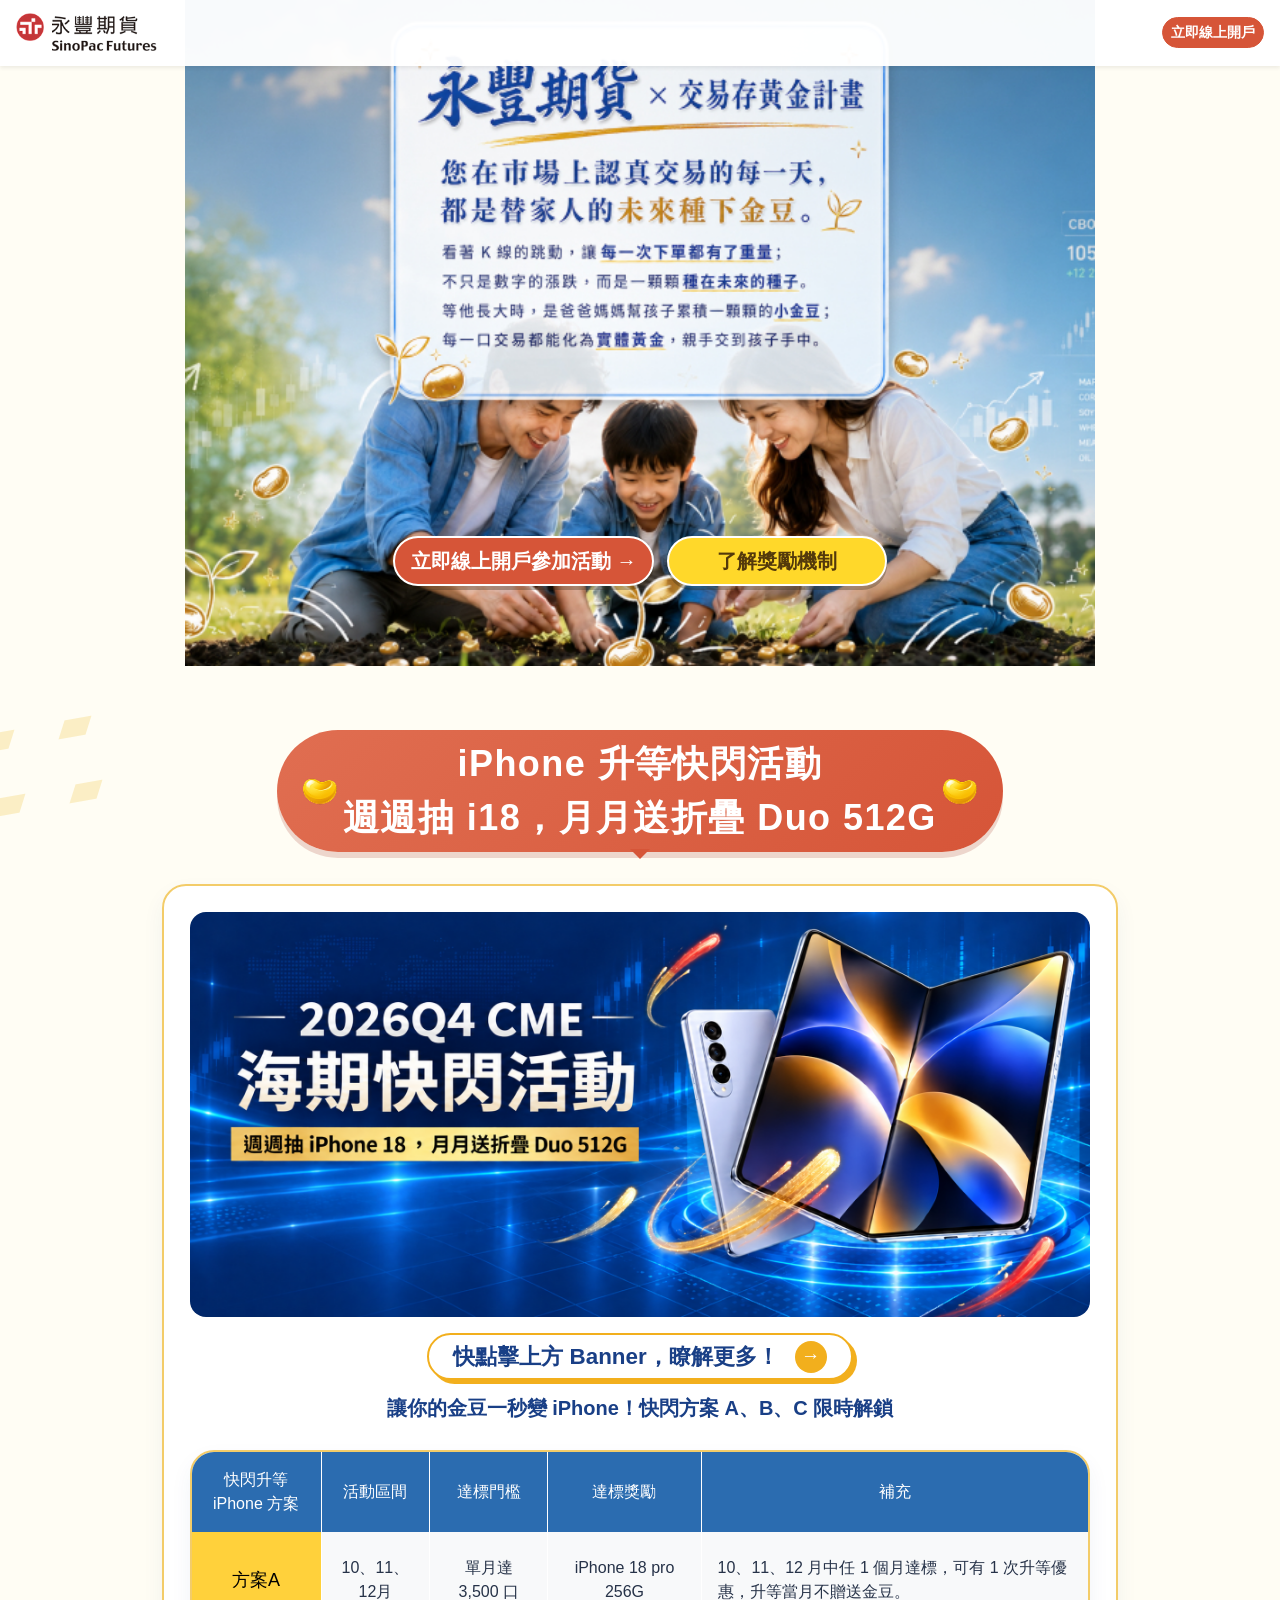
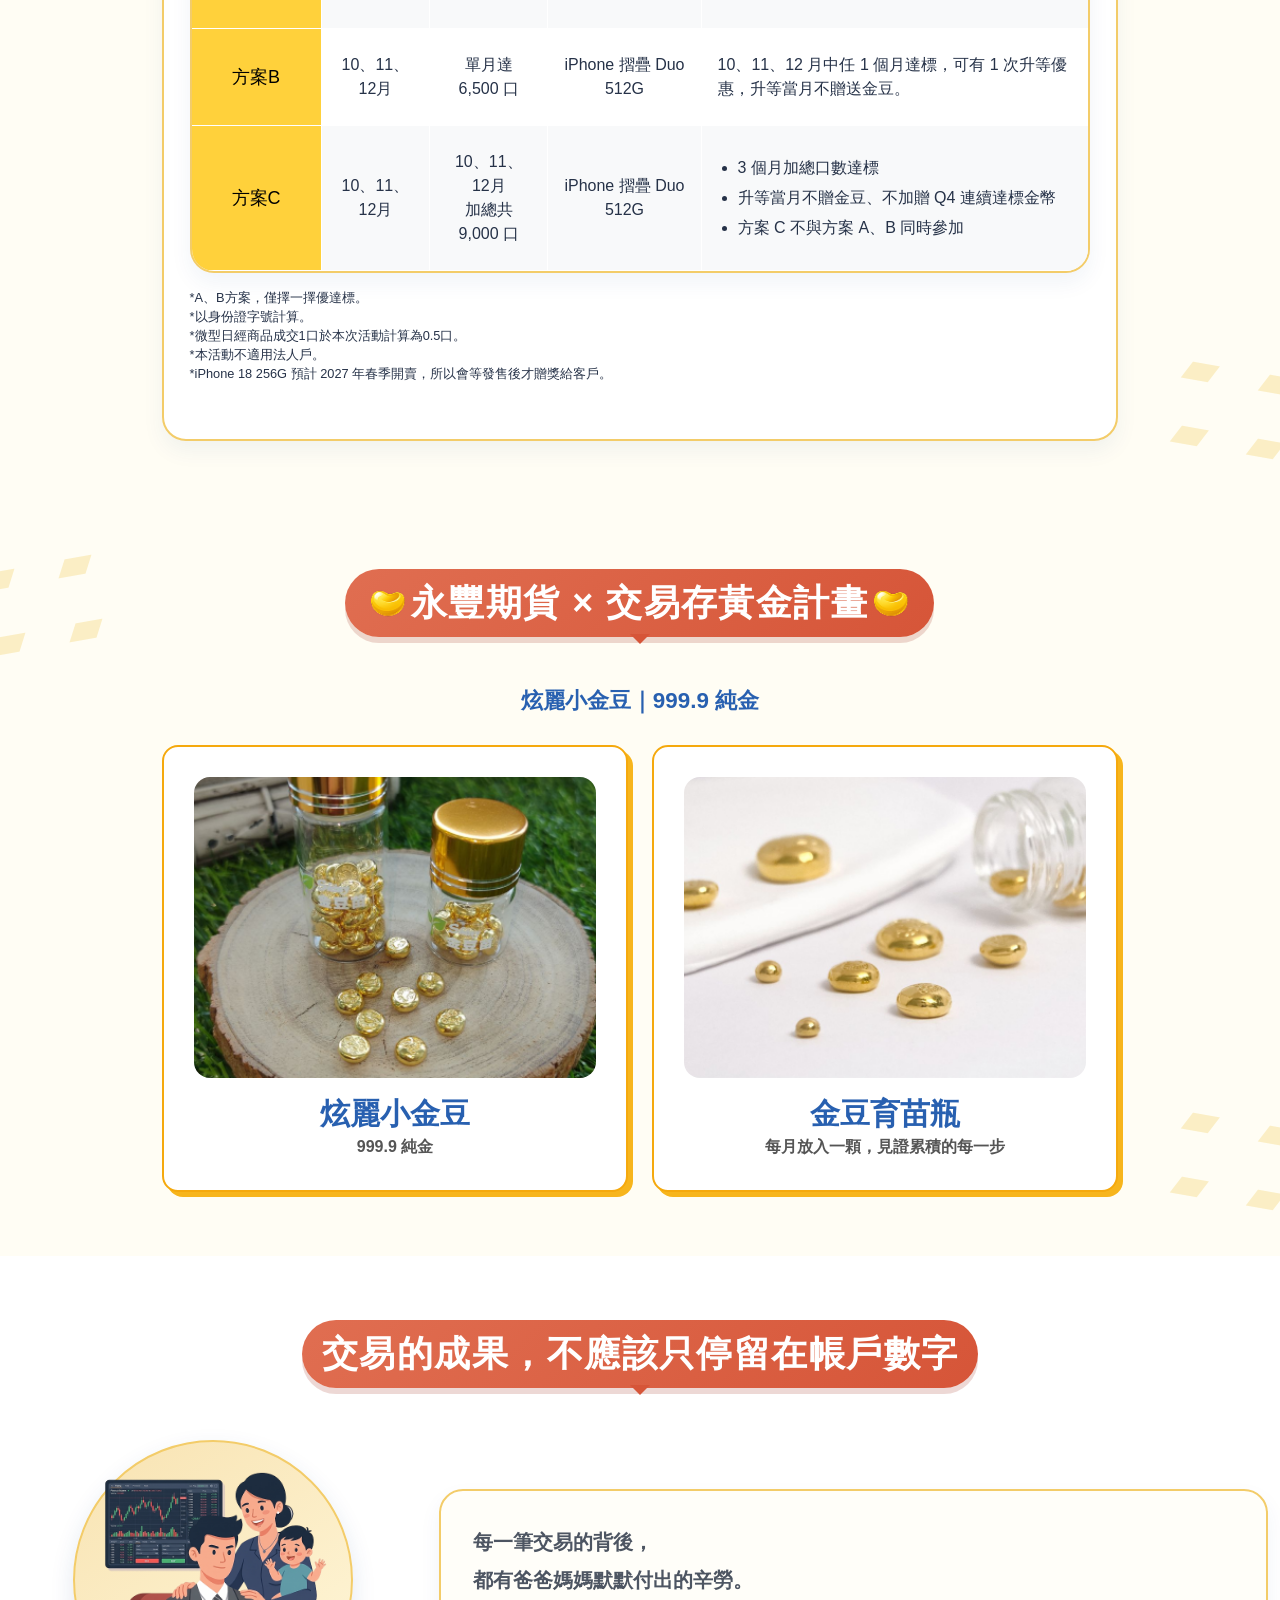
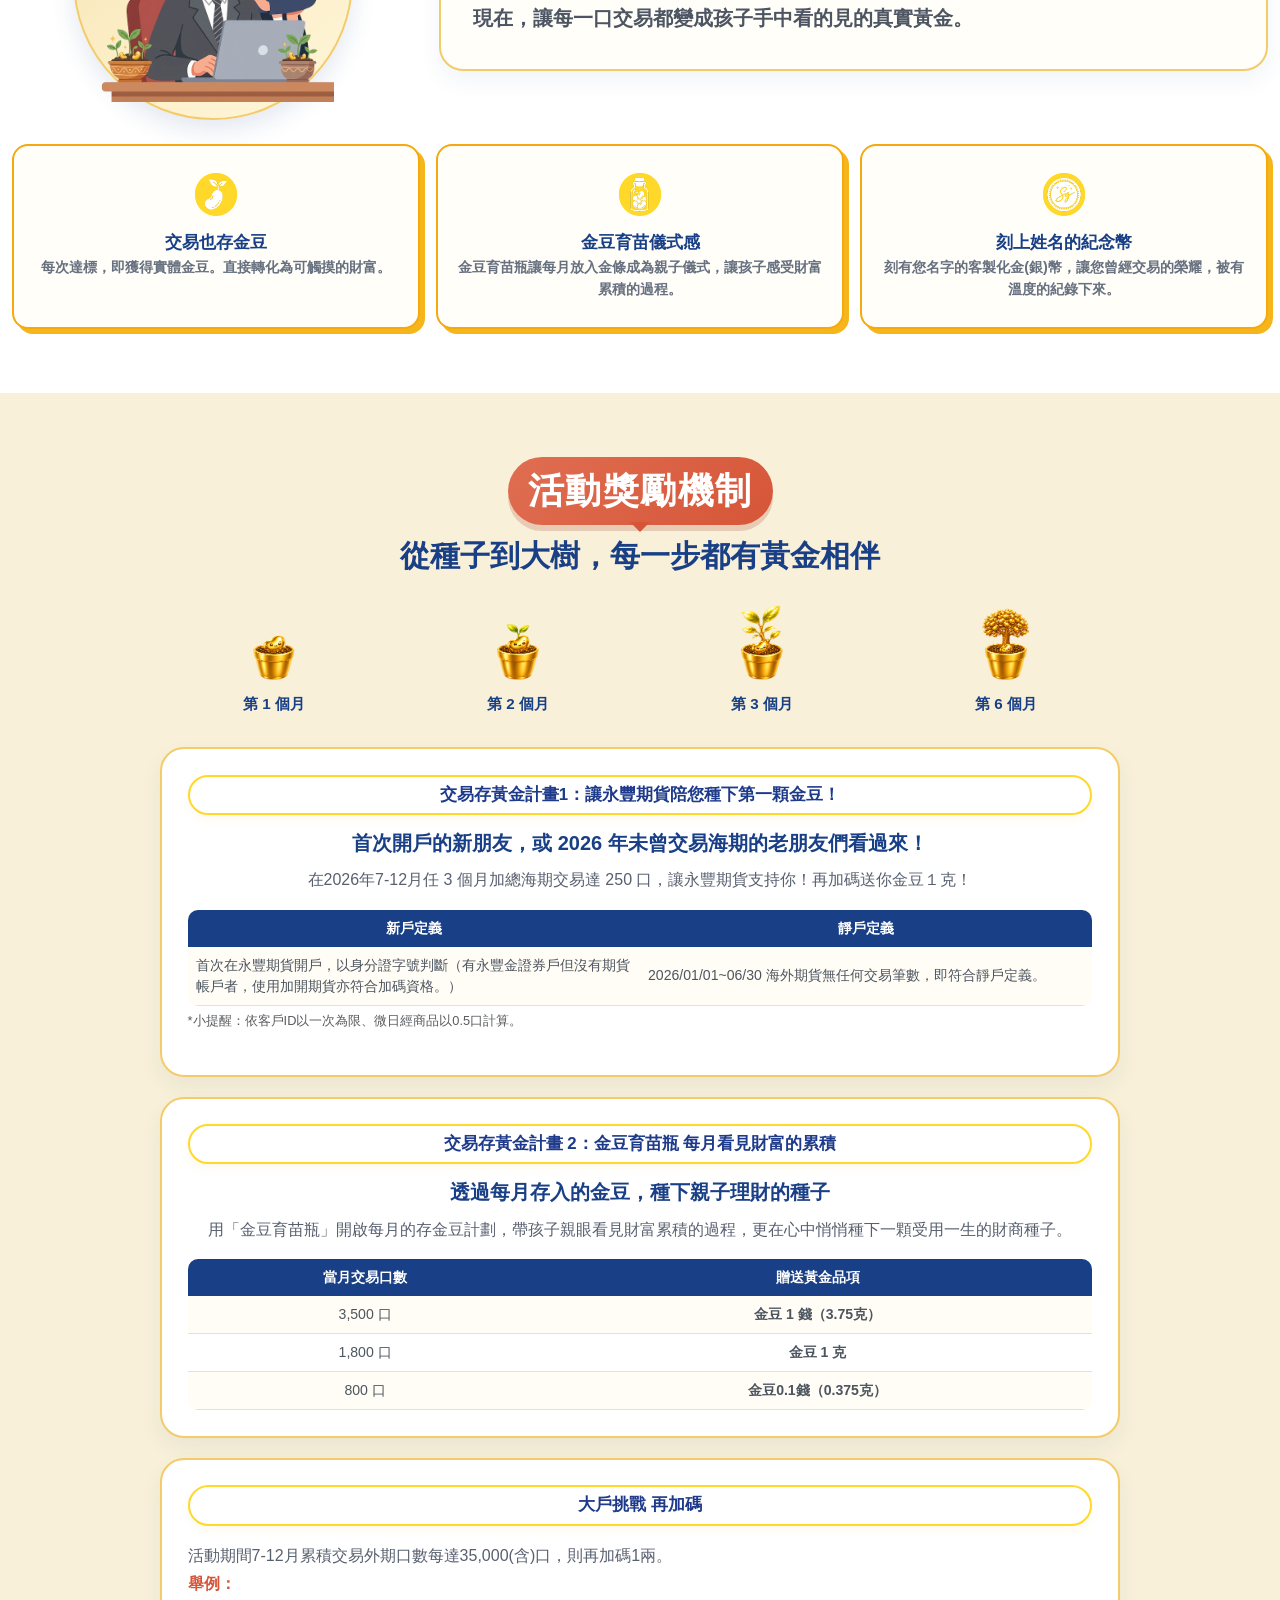
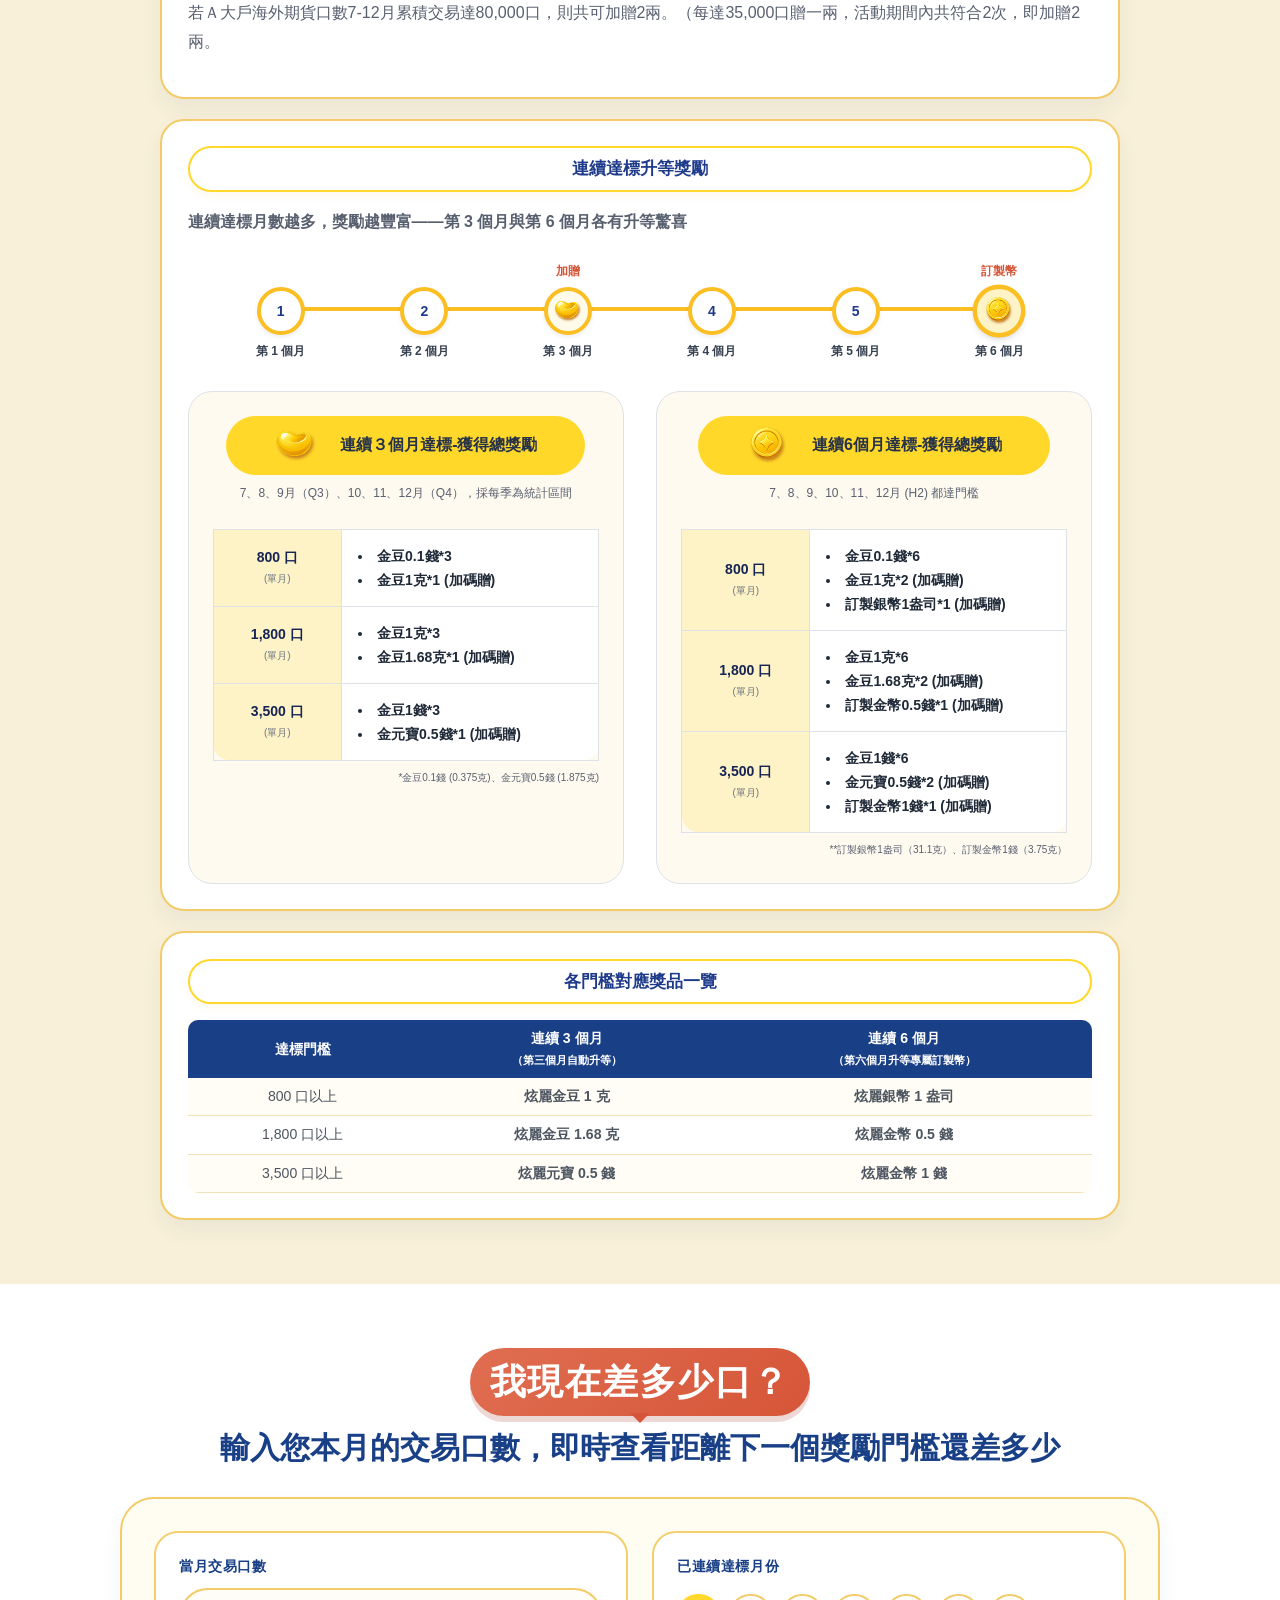
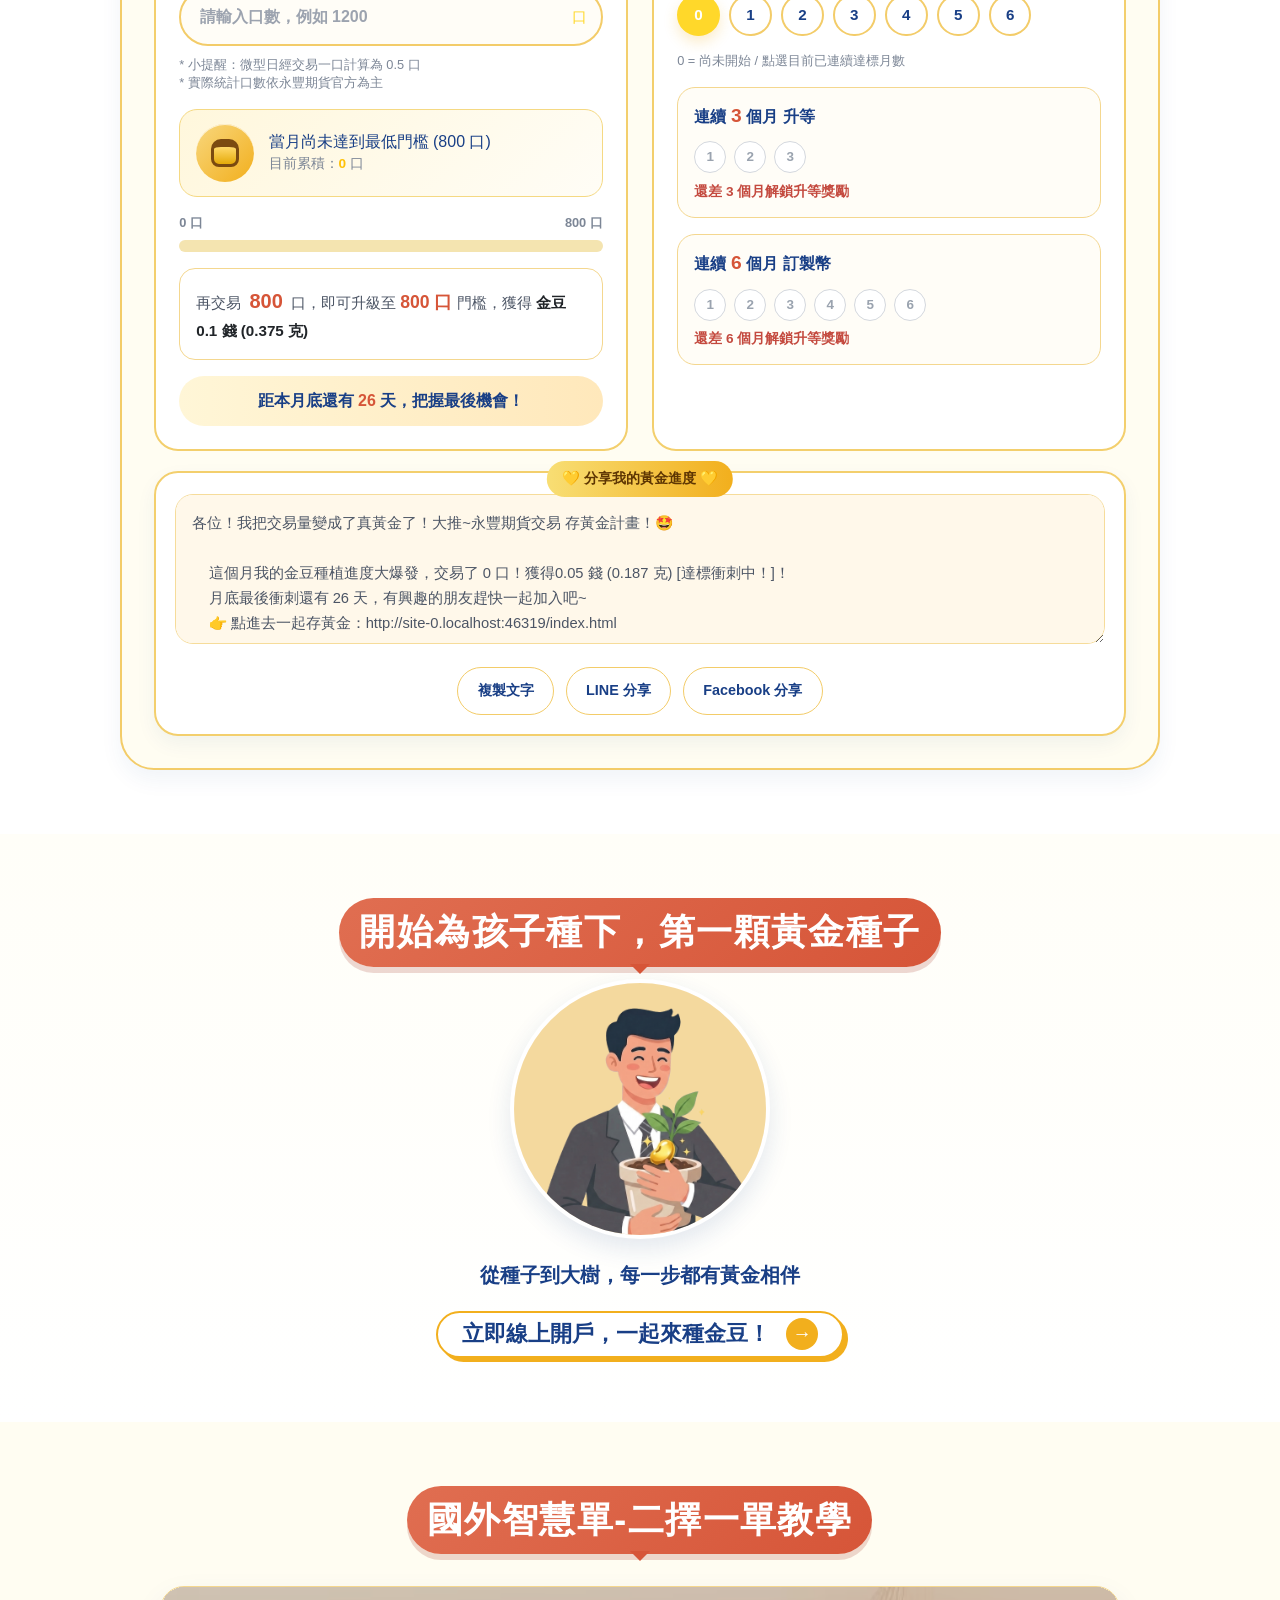
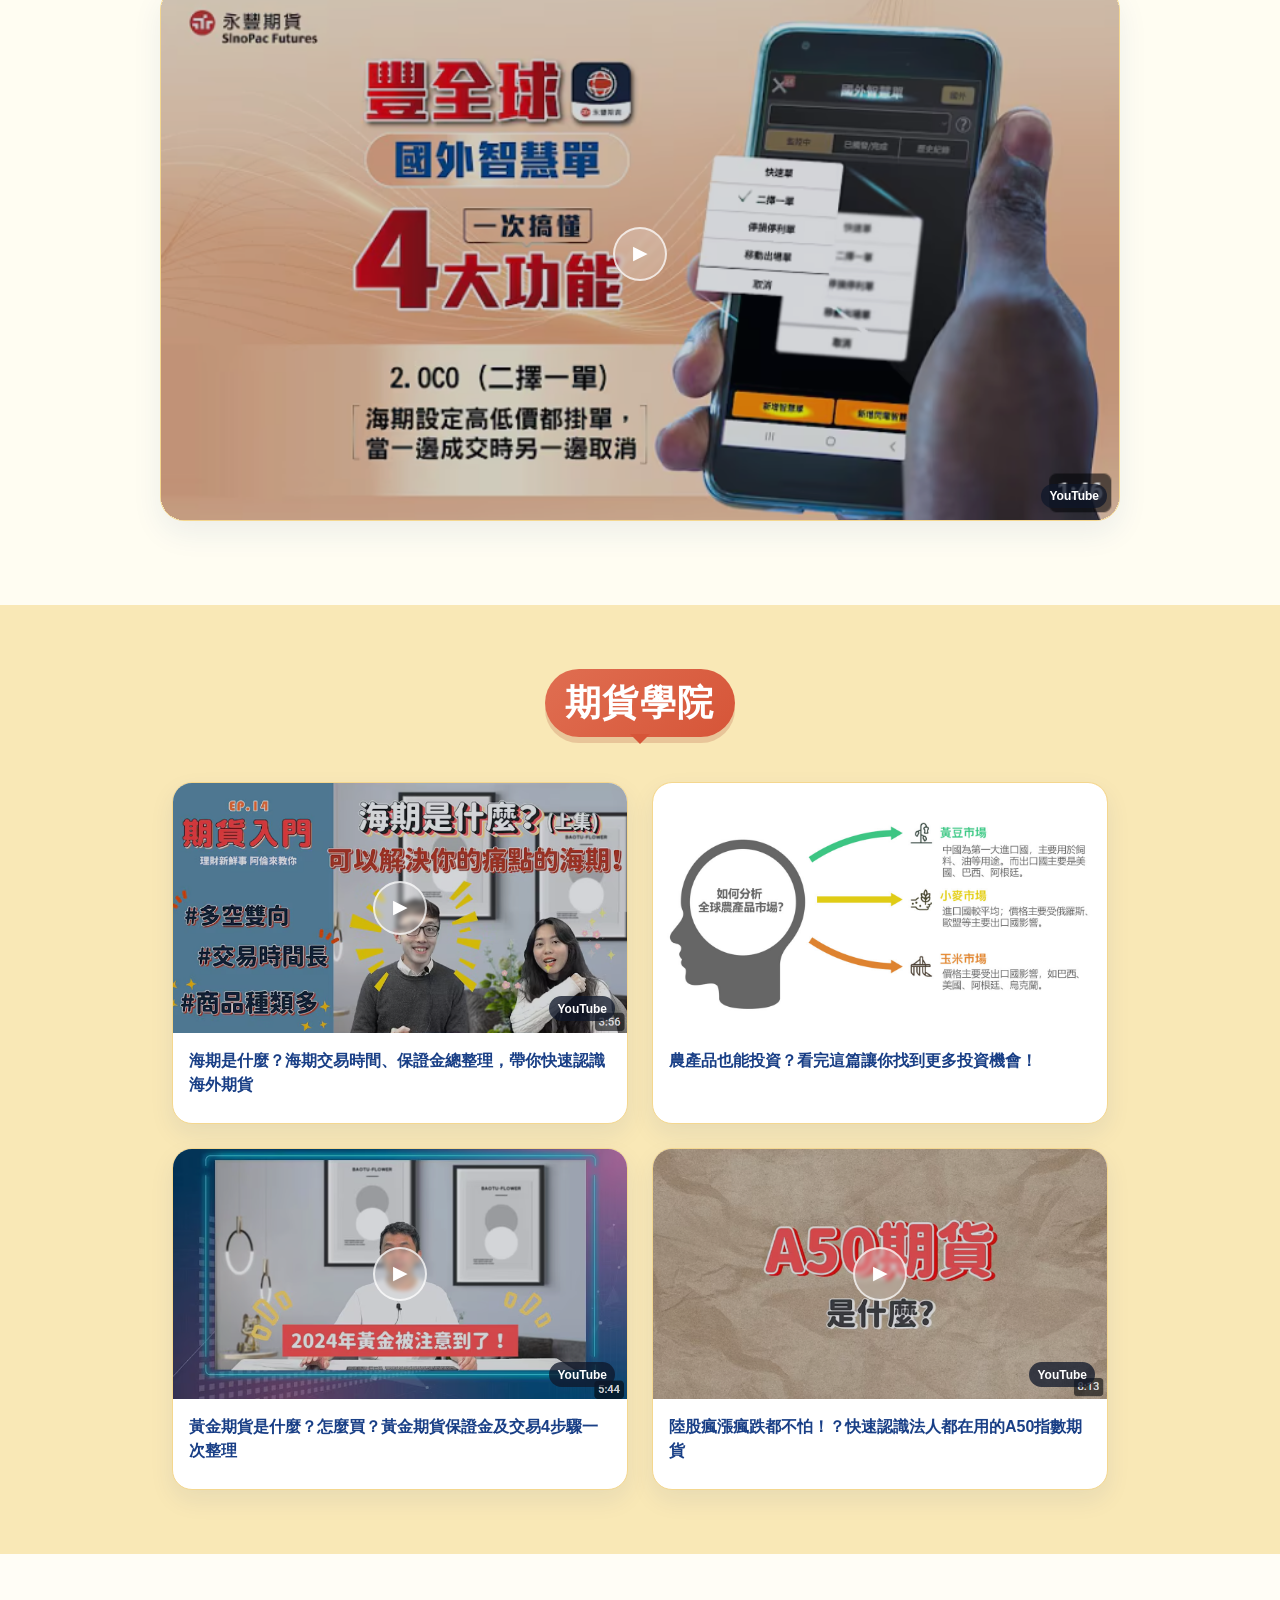
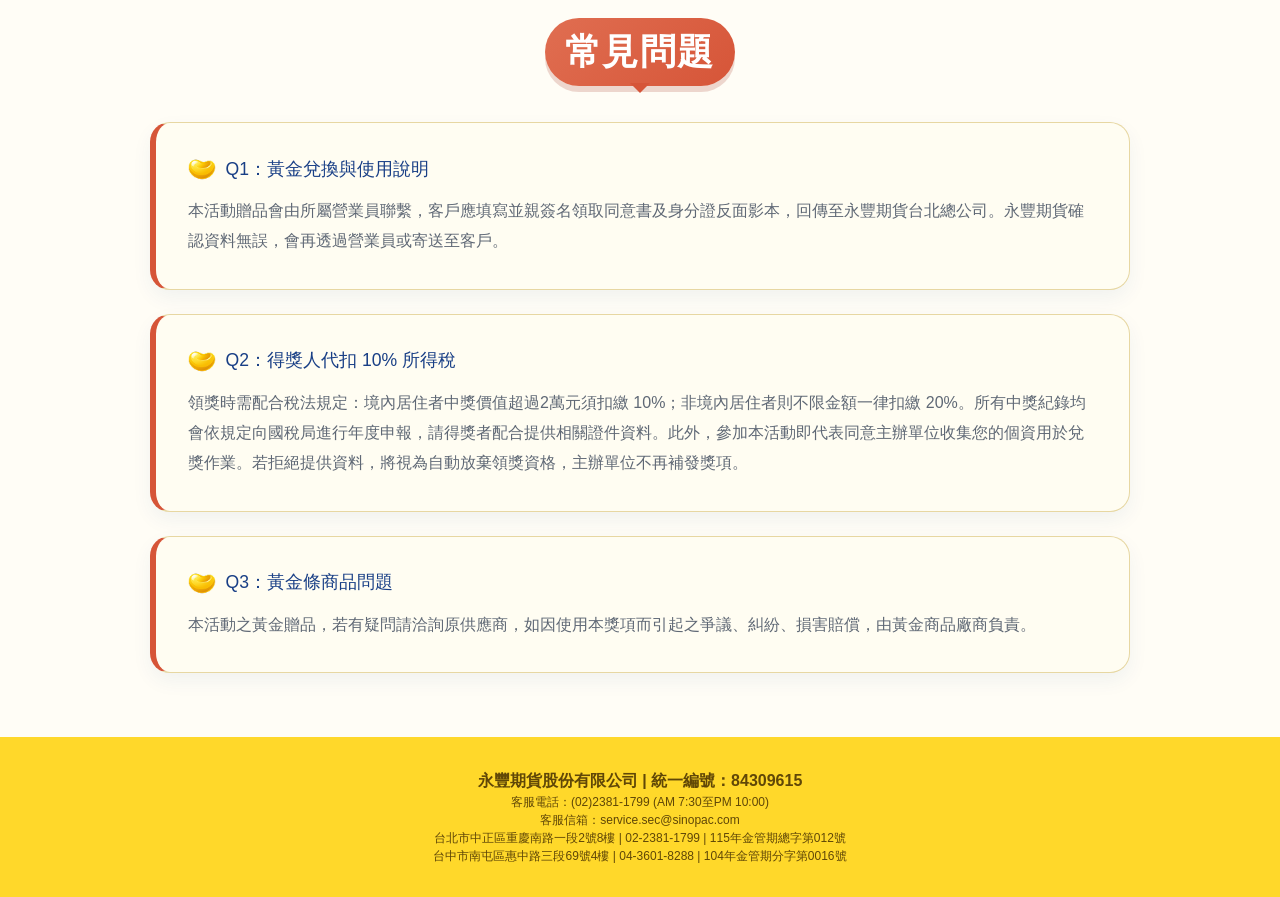
<file: index.html>
<!doctype html>
<html lang="zh-Hant">
  <head>
    <meta charset="utf-8">
    <meta name="viewport" content="width=device-width, initial-scale=1">
    <meta name="description" content="永豐期貨 × 交割有黃金計畫">
    <title>
      永豐期貨｜海期掏金季
    </title>
    <link rel="stylesheet" href="css/bootstrap.5.3.3.min.css">
    <link rel="stylesheet" href="css/animate.4.1.1.min.css">
    <link rel="stylesheet" href="css/style.css">
    <!-- Google Tag Manager -->
    <script>(function(w,d,s,l,i){w[l]=w[l]||[];w[l].push({'gtm.start':
    new Date().getTime(),event:'gtm.js'});var f=d.getElementsByTagName(s)[0],
    j=d.createElement(s),dl=l!='dataLayer'?'&l='+l:'';j.async=true;j.src=
    'https://www.googletagmanager.com/gtm.js?id='+i+dl;f.parentNode.insertBefore(j,f);
    })(window,document,'script','dataLayer','GTM-MFWJ7WB8');</script>
    <!-- End Google Tag Manager -->
  </head>
  <body>
    <!-- Google Tag Manager (noscript) -->
    <noscript><iframe src="https://www.googletagmanager.com/ns.html?id=GTM-MFWJ7WB8"
    height="0" width="0" style="display:none;visibility:hidden"></iframe></noscript>
    <!-- End Google Tag Manager (noscript) -->
    <nav class="navbar navbar-expand bg-white fixed-top shadow-sm">
      <div class="container px-3">
        <a class="navbar-brand" href="#top">
          <img src="assets/logo.png" alt="永豐期貨">
        </a>
        <a class="btn btn-danger btn-sm ms-2" href="https://lihi3.me/SvM9j" target="_blank">
          立即線上開戶
        </a>
      </div>
    </nav>
    <main id="top">
      <header class="hero">
        <picture>
          <source media="(max-width: 380px)" srcset="assets/bannerM.jpg">
          <source media="(max-width: 980px)" srcset="assets/bannerP.jpg">
          <img src="assets/banner.jpg" alt="親子一起種下財富的種子">
        </picture>
        <div class="hero-copy container hero-actions">
          <a class="btn btn-danger btn-lg" href="https://lihi3.me/SvM9j" target="_blank">
            立即線上開戶參加活動
            <span>
              →
            </span>
          </a>
          <a class="btn btn-amber btn-lg" href="#rules">
            了解獎勵機制
          </a>
        </div>
      </header>

      <section class="section intro">
        <div class="container text-center">
          <h2 class="title-pill section-title intro-title animate__animated animate__zoomIn">
            <img class="goldicon" src="assets/goldicon.png" alt="">
            iPhone 升等快閃活動 <br>
            週週抽 i18，月月送折疊 Duo 512G
            <img class="goldicon" src="assets/goldicon.png" alt="">
          </h2>

          <div class="rules-plan-card text-center">
            <img class="img-fluid rounded-4" src="assets/2026Q4CMEiphone.png" alt="2026Q4CMEiphone">

            <div class="m-3">
              <a class="online-account-action" href="#top">
              <div class="online-account-action-text">
                快點擊上方 Banner，瞭解更多！
              </div>
              <div class="online-account-action-icon">
                →
              </div>
            </a>
            </div>

            <h5 class="rules-plan-title">
              讓你的金豆一秒變 iPhone！快閃方案 A、B、C 限時解鎖
            </h5>


            <!-- 快閃升等 iPhone 方案表格區塊 -->
            <div class="spf-upgrade-wrapper">
              <div class="spf-table-responsive">
                <table class="spf-upgrade-table">
                  <thead>
                    <tr>
                      <th class="col-title">快閃升等<br>iPhone 方案</th>
                      <th>活動區間</th>
                      <th>達標門檻</th>
                      <th>達標獎勵</th>
                      <th>補充</th>
                    </tr>
                  </thead>
                  <tbody>
                    <tr>
                      <td class="scheme-name">方案A</td>
                      <td>10、11、12月</td>
                      <td>單月達 3,500 口</td>
                      <td>iPhone 18 pro 256G</td>
                      <td class="text-left">
                        10、11、12 月中任 1 個月達標，可有 1 次升等優惠，升等當月不贈送金豆。
                      </td>
                    </tr>
                    <tr>
                      <td class="scheme-name">方案B</td>
                      <td>10、11、12月</td>
                      <td>單月達 6,500 口</td>
                      <td>iPhone 摺疊 Duo 512G</td>
                      <td class="text-left">
                        10、11、12 月中任 1 個月達標，可有 1 次升等優惠，升等當月不贈送金豆。
                      </td>
                    </tr>
                    <tr>
                      <td class="scheme-name">方案C</td>
                      <td>10、11、12月</td>
                      <td>10、11、12月<br>加總共 9,000 口</td>
                      <td>iPhone 摺疊 Duo 512G</td>
                      <td class="text-left">
                        <ul class="spf-note-list">
                          <li>3 個月加總口數達標</li>
                          <li>升等當月不贈金豆、不加贈 Q4 連續達標金幣</li>
                          <li>方案 C 不與方案 A、B 同時參加</li>
                        </ul>
                      </td>
                    </tr>
                  </tbody>
                </table>
              </div>



            <!-- 下方注意事項 -->
            <p>
              <small class="text-left">
                <ul class="p-0">
                  <li>*A、B方案，僅擇一擇優達標。</li>
                  <li>*以身份證字號計算。</li>
                  <li>*微型日經商品成交1口於本次活動計算為0.5口。</li>
                  <li>*本活動不適用法人戶。</li>
                  <li>*iPhone 18 256G 預計 2027 年春季開賣，所以會等發售後才贈獎給客戶。</li>
                </ul>
              </small>
            </p>
          </div>
        </div>
      </section>

      <section class="section intro">
        <div class="container text-center">
          <h2 class="title-pill section-title intro-title animate__animated animate__zoomIn">
            <img class="goldicon" src="assets/goldicon.png" alt="">
            永豐期貨 × 交易存黃金計畫
            <img class="goldicon" src="assets/goldicon.png" alt="">
          </h2>
          <h3 class="intro-heading">
            炫麗小金豆｜999.9 純金
          </h3>
          <div class="row g-4 justify-content-center">
            <div class="col-12 col-md-6 transition-transform hover:-translate-y-2">
              <a href="https://lihi3.me/cuELq" target="_blank">
                <article class="product-card">
                  <img src="assets/gold_jar.png" alt="炫麗小金豆 999.9 純金">
                  <h3>
                    炫麗小金豆
                  </h3>
                  <p>
                    999.9 純金
                  </p>
                </article>
              </a>
            </div>
            <div class="col-12 col-md-6 transition-transform hover:-translate-y-2">
              <article class="product-card">
                <img src="assets/gold_coins.png" alt="金豆育苗瓶">
                <h3>
                  金豆育苗瓶
                </h3>
                <p>
                  每月放入一顆，見證累積的每一步
                </p>
              </article>
            </div>
          </div>
        </div>
      </section>

      <section class="section spotlight animate-on-scroll animate__animated animate__fadeInUp">
        <div class="container">
          <div class="text-center">
            <h2 class="title-pill section-title intro-title animate__animated animate__zoomIn">
              交易的成果，不應該只停留在帳戶數字
            </h2>
          </div>
          <div class="row align-items-center g-4 mt-3 spotlight-wrap">
            <div class="col-lg-4 text-center">
              <div class="spotlight-figure">
                <img src="assets/figure4.png" alt="交易的成果，不應該只停留在帳戶數字">
              </div>
            </div>
            <div class="col-lg-8">
              <div class="spotlight-quote">
                <p>
                  每一筆交易的背後，
                  <br>
                  都有爸爸媽媽默默付出的辛勞。
                  <br>
                  現在，讓每一口交易都變成孩子手中看的見的真實黃金。
                </p>
              </div>
            </div>
          </div>
          <div class="row g-3 mt-2">
            <div class="col-12 col-md-4 transition-transform hover:-translate-y-2">
              <article class="benefit product-card">
                <div class="benefit-icon">
                  <img src="assets/spotlightIcon01.png" alt="交易也存金豆">
                </div>
                <h3>
                  交易也存金豆
                </h3>
                <p>
                  每次達標，即獲得實體金豆。直接轉化為可觸摸的財富。
                </p>
              </article>
            </div>
            <div class="col-12 col-md-4 transition-transform hover:-translate-y-2">
              <article class="benefit product-card">
                <div class="benefit-icon">
                  <img src="assets/spotlightIcon02.png" alt="金豆育苗儀式感">2
                </div>
                <h3>
                  金豆育苗儀式感
                </h3>
                <p>
                  金豆育苗瓶讓每月放入金條成為親子儀式，讓孩子感受財富累積的過程。
                </p>
              </article>
            </div>
            <div class="col-12 col-md-4 transition-transform hover:-translate-y-2">
              <article class="benefit product-card">
                <div class="benefit-icon">
                  <img src="assets/spotlightIcon03.png" alt="刻上姓名的紀念幣">
                </div>
                <h3>
                  刻上姓名的紀念幣
                </h3>
                <p>
                  刻有您名字的客製化金(銀)幣，讓您曾經交易的榮耀，被有溫度的紀錄下來。
                </p>
              </article>
            </div>
          </div>
        </div>
      </section>

      <section class="section rules scroll-mt-20" id="rules">
        <div class="container">
          <div class="text-center rules-intro">
            <h2 class="title-pill section-title intro-title animate__animated animate__zoomIn">
              活動獎勵機制
            </h2>
            <h3 class="rules-subtitle">
              從種子到大樹，每一步都有黃金相伴
            </h3>
          </div>

          <div class="rules-timeline">
            <div class="rules-step">
              <img src="assets/rules01.png" alt="第 1 個月">
              <span>第 1 個月</span>
            </div>
            <div class="rules-step">
              <img src="assets/rules02.png" alt="第 2 個月">
              <span>第 2 個月</span>
            </div>
            <div class="rules-step">
              <img src="assets/rules03.png" alt="第 3 個月">
              <span>第 3 個月</span>
            </div>
            <div class="rules-step">
              <img src="assets/rules04.png" alt="第 6 個月">
              <span>第 6 個月</span>
            </div>
          </div>

          <div class="rules-plan-card text-center">
            <div class="rules-plan-capsule">
              <h4>交易存黃金計畫1：讓永豐期貨陪您種下第一顆金豆！</h4>
            </div>
            <h5 class="rules-plan-title">
              首次開戶的新朋友，或 2026 年未曾交易海期的老朋友們看過來！
            </h5>
            <p>
              在2026年7-12月任 3 個月加總海期交易達 250 口，讓永豐期貨支持你！再加碼送你金豆１克！
            </p>
            <div class="table-responsive">
              <table class="table rules-table align-middle mb-0">
                <thead>
                  <tr>
                    <th width="50%">新戶定義</th>
                    <th width="50%">靜戶定義</th>
                  </tr>
                </thead>
                <tbody>
                  <tr class="text-left">
                    <td>首次在永豐期貨開戶，以身分證字號判斷（有永豐金證券戶但沒有期貨帳戶者，使用加開期貨亦符合加碼資格。）</td>
                    <td>2026/01/01~06/30 海外期貨無任何交易筆數，即符合靜戶定義。</td>
                  </tr>
                </tbody>
              </table>
            </div>
            <p class="text-left">
              <small class="text-muted">*小提醒：依客戶ID以一次為限、微日經商品以0.5口計算。</small>
            </p>
          </div>

          <div class="rules-plan-card text-center">
            <div class="rules-plan-capsule">
              <h4>交易存黃金計畫 2：金豆育苗瓶 每月看見財富的累積</h4>
            </div>
            <h5 class="rules-plan-title">
              透過每月存入的金豆，種下親子理財的種子
            </h5>
            <p>
              用「金豆育苗瓶」開啟每月的存金豆計劃，帶孩子親眼看見財富累積的過程，更在心中悄悄種下一顆受用一生的財商種子。
            </p>
            <div class="table-responsive">
              <table class="table rules-table align-middle mb-0">
                <thead>
                  <tr>
                    <th>當月交易口數</th>
                    <th>贈送黃金品項</th>
                  </tr>
                </thead>
                <tbody>
                  <tr>
                    <td>3,500 口</td>
                    <td class="coin">金豆 1 錢（3.75克）</td>
                  </tr>
                  <tr>
                    <td>1,800 口</td>
                    <td class="coin">金豆 1 克</td>
                  </tr>
                  <tr>
                    <td>800 口</td>
                    <td class="coin">金豆0.1錢（0.375克）</td>
                  </tr>
                </tbody>
              </table>
            </div>
          </div>

          <div class="rules-plan-card text-center">
            <div class="rules-plan-capsule">
              <h4>大戶挑戰 再加碼</h4>
            </div>
            <p class="text-left">
              活動期間7-12月累積交易外期口數每達35,000(含)口，則再加碼1兩。<br>
              <b style="color: #D65538">舉例：</b>
              <br>
              若Ａ大戶海外期貨口數7-12月累積交易達80,000口，則共可加贈2兩。（每達35,000口贈一兩，活動期間內共符合2次，即加贈2兩。
            </p>
          </div>

          <div class="rules-plan-card">
            <div class="rules-plan-capsule">
              連續達標升等獎勵
            </div>
            <p class="rules-plan-copy">
              連續達標月數越多，獎勵越豐富——第 3 個月與第 6 個月各有升等驚喜
            </p>
            <div class="relative flex items-center justify-between max-w-3xl mx-auto mb-4 py-2">
              <!-- Connecting Line -->
              <div class="absolute left-6 right-6 top-1/2 -translate-y-1/2 h-1 bg-[#FBBF24] z-0"></div>
              <!-- Step 1 -->
              <div class="relative z-10 flex flex-col items-center">
                <span class="pb-1">　</span>
                <div class="w-12 h-12 rounded-full border-4 border-[#FBBF24] bg-white flex items-center justify-center font-black text-sm text-[#1E3A8A] shadow-sm">
                  1
                </div>
                <span class="text-xs text-gray-700 font-bold mt-2">第 1 個月</span>
              </div>
              
              <!-- Step 2 -->
              <div class="relative z-10 flex flex-col items-center">
                <span class="pb-1">　</span>
                <div class="w-12 h-12 rounded-full border-4 border-[#FBBF24] bg-white flex items-center justify-center font-black text-sm text-[#1E3A8A] shadow-sm">
                  2
                </div>
                <span class="text-xs text-gray-700 font-bold mt-2">第 2 個月</span>
              </div>
              
              <!-- Step 3 -->
              <div class="relative z-10 flex flex-col items-center">
                <span class="add-text font-black text-spf-red pb-1">加贈</span>
                <div class="w-12 h-12 rounded-full border-4 border-[#FBBF24] bg-amber-50 flex items-center justify-center font-black text-sm text-[#1E3A8A] shadow-sm relative">
                  <!-- <span class="absolute -top-3 text-[14px]">🪙</span> -->
                   <img src="assets/goldicon3.png" class="w-75" alt="">
                </div>
                <span class="text-xs text-gray-700 font-bold mt-2">第 3 個月</span>
              </div>
              
              <!-- Step 4 -->
              <div class="relative z-10 flex flex-col items-center">
                <span class="pb-1">　</span>
                <div class="w-12 h-12 rounded-full border-4 border-[#FBBF24] bg-white flex items-center justify-center font-black text-sm text-[#1E3A8A] shadow-sm">
                  4
                </div>
                <span class="text-xs text-gray-700 font-bold mt-2">第 4 個月</span>
              </div>
              
              <!-- Step 5 -->
              <div class="relative z-10 flex flex-col items-center">
                <span class="pb-1">　</span>
                <div class="w-12 h-12 rounded-full border-4 border-[#FBBF24] bg-white flex items-center justify-center font-black text-sm text-[#1E3A8A] shadow-sm">
                  5
                </div>
                <span class="text-xs text-gray-700 font-bold mt-2">第 5 個月</span>
              </div>
              
              <!-- Step 6 -->
              <div class="relative z-10 flex flex-col items-center">
                <span class="add-text font-black text-spf-red pb-1">訂製幣</span>
                <div class="w-12 h-12 rounded-full border-4 border-[#FBBF24] bg-amber-100 flex items-center justify-center font-black text-sm text-[#1E3A8A] shadow-md relative scale-110">
                  <img src="assets/goldicon2.png" class="w-75" alt="">
                </div>
                <span class="text-xs text-gray-700 font-bold mt-2">第 6 個月</span>
              </div>
            </div>

            <div class="grid grid-cols-1 lg:grid-cols-2 gap-8 max-w-5xl mx-auto text-left">
              <!-- Left Card -->
              <div class="notice-card rounded-3xl border border-gray-200 p-6">
                <div class="text-center mb-4">
                  <span class="inline-flex items-center gap-2 bg-[#FFD82A] px-5 py-2 rounded-full font-black text-sm md:text-base">
                    <span>
                      <img src="/assets/goldicon3.png" class="w-75" alt="">
                    </span> 
                    連續３個月達標-獲得總獎勵
                  </span>
                  <p class="text-gray-500 text-xs mt-2 mb-0">7、8、9月（Q3）、10、11、12月（Q4），採每季為統計區間</p>
                </div>
                <div class="table-responsive">
                  <table class="table-rule w-full border-collapse">
                    <tbody>
                      <tr>
                        <td class="bg-[#FEF3C7] text-blue-950 font-black p-3 text-center border border-gray-100 text-sm w-1/3">800 口<br><span class="text-[10px] font-normal text-gray-500">(單月)</span></td>
                        <td class="bg-white text-gray-800 p-3 border border-gray-100 text-sm">
                          <ul class="list-disc list-inside space-y-1 mb-0 font-bold">
                            <li>金豆0.1錢*3</li>
                            <li>金豆1克*1 (加碼贈)</li>
                          </ul>
                        </td>
                      </tr>
                      <tr>
                        <td class="bg-[#FEF3C7] text-blue-950 font-black p-3 text-center border border-gray-100 text-sm">1,800 口<br><span class="text-[10px] font-normal text-gray-500">(單月)</span></td>
                        <td class="bg-white text-gray-800 p-3 border border-gray-100 text-sm">
                          <ul class="list-disc list-inside space-y-1 mb-0 font-bold">
                            <li>金豆1克*3</li>
                            <li>金豆1.68克*1 (加碼贈)</li>
                          </ul>
                        </td>
                      </tr>
                      <tr>
                        <td class="bg-[#FEF3C7] text-blue-950 font-black p-3 text-center border border-gray-100 text-sm rounded-bl-2xl">3,500 口<br><span class="text-[10px] font-normal text-gray-500">(單月)</span></td>
                        <td class="bg-white text-gray-800 p-3 border border-gray-100 text-sm rounded-br-2xl">
                          <ul class="list-disc list-inside space-y-1 mb-0 font-bold">
                            <li>金豆1錢*3</li>
                            <li>金元寶0.5錢*1 (加碼贈)</li>
                          </ul>
                        </td>
                      </tr>
                    </tbody>
                  </table>
                </div>
                <p class="text-[10px] text-gray-400 mt-2 mb-0 text-right">*金豆0.1錢 (0.375克)、金元寶0.5錢 (1.875克)</p>
              </div>

              <!-- Right Card -->
              <div class="notice-card rounded-3xl border border-gray-200 p-6">
                <div class="text-center mb-4">
                  <span class="inline-flex items-center gap-2 bg-[#FFD82A] px-5 py-2 rounded-full font-black text-sm md:text-base">
                    <span>
                      <img src="/assets/goldicon2.png" class="w-75" alt="">
                    </span> 
                    連續6個月達標-獲得總獎勵
                  </span>
                  <p class="text-gray-500 text-xs mt-2 mb-0">7、8、9、10、11、12月 (H2) 都達門檻</p>
                </div>
                <div class="table-responsive">
                  <table class="table-rule w-full border-collapse">
                    <tbody>
                      <tr>
                        <td class="bg-[#FEF3C7] text-blue-950 font-black p-3 text-center border border-gray-100 text-sm w-1/3">800 口<br><span class="text-[10px] font-normal text-gray-500">(單月)</span></td>
                        <td class="bg-white text-gray-800 p-3 border border-gray-100 text-sm">
                          <ul class="list-disc list-inside space-y-1 mb-0 font-bold">
                            <li>金豆0.1錢*6</li>
                            <li>金豆1克*2 (加碼贈)</li>
                            <li>訂製銀幣1盎司*1 (加碼贈)</li>
                          </ul>
                        </td>
                      </tr>
                      <tr>
                        <td class="bg-[#FEF3C7] text-blue-950 font-black p-3 text-center border border-gray-100 text-sm">1,800 口<br><span class="text-[10px] font-normal text-gray-500">(單月)</span></td>
                        <td class="bg-white text-gray-800 p-3 border border-gray-100 text-sm">
                          <ul class="list-disc list-inside space-y-1 mb-0 font-bold">
                            <li>金豆1克*6</li>
                            <li>金豆1.68克*2 (加碼贈)</li>
                            <li>訂製金幣0.5錢*1 (加碼贈)</li>
                          </ul>
                        </td>
                      </tr>
                      <tr>
                        <td class="bg-[#FEF3C7] text-blue-950 font-black p-3 text-center border border-gray-100 text-sm rounded-bl-2xl">3,500 口<br><span class="text-[10px] font-normal text-gray-500">(單月)</span></td>
                        <td class="bg-white text-gray-800 p-3 border border-gray-100 text-sm rounded-br-2xl">
                          <ul class="list-disc list-inside space-y-1 mb-0 font-bold">
                            <li>金豆1錢*6</li>
                            <li>金元寶0.5錢*2 (加碼贈)</li>
                            <li>訂製金幣1錢*1 (加碼贈)</li>
                          </ul>
                        </td>
                      </tr>
                    </tbody>
                  </table>
                </div>
                <p class="text-[10px] text-gray-400 mt-2 mb-0 text-right">**訂製銀幣1盎司（31.1克）、訂製金幣1錢（3.75克）</p>
              </div>
            </div>

          </div>

          <div class="rules-plan-card">
            <div class="rules-plan-capsule">
              各門檻對應獎品一覽
            </div>
            <div class="table-responsive">
              <table class="table rules-table align-middle mb-0 text-center">
                <thead class="align-middle">
                  <tr>
                    <th>達標門檻</th>
                    <th>
                      連續 3 個月<br>
                      <small>（第三個月自動升等）</small>
                    </th>
                    <th>
                      連續 6 個月<br>
                      <small>（第六個月升等專屬訂製幣）</small>   
                  </tr>
                </thead>
                <tbody>
                  <tr>
                    <td>800 口以上</td>
                    <td class="coin">炫麗金豆 1 克</td>
                    <td class="coin">炫麗銀幣 1 盎司</td>
                  </tr>
                  <tr>
                    <td>1,800 口以上</td>
                    <td class="coin">炫麗金豆 1.68 克</td>
                    <td class="coin">炫麗金幣 0.5 錢</td>
                  </tr>
                  <tr>
                    <td>3,500 口以上</td>
                    <td class="coin">炫麗元寶 0.5 錢</td>
                    <td class="coin">炫麗金幣 1 錢</td>
                  </tr>
                </tbody>
              </table>
            </div>
          </div>
        </div>
      </section>
      <section class="section tracker" id="join">
        <div class="container">
          <div class="text-center">
            <h2 class="title-pill section-title intro-title animate__animated animate__zoomIn">
              我現在差多少口？
            </h2>
            <h3 class="rules-subtitle">
              輸入您本月的交易口數，即時查看距離下一個獎勵門檻還差多少
            </h3>
          </div>
          <div class="tracker-box">
            <div class="row g-4">
              <div class="col-12 col-lg-6">
                <div class="tracker-card tracker-card--main">
                  <div class="tracker-card-head">
                    <p class="tracker-kicker">
                      當月交易口數
                    </p>
                    <div class="tracker-input-group">
                      <input id="lots-input" class="tracker-input" type="number" min="0" placeholder="請輸入口數，例如 1200">
                      <span class="tracker-input-icon">口</span>
                    </div>
                    <p class="tracker-tip">
                      * 小提醒：微型日經交易一口計算為 0.5 口
                    <br>
                      * 實際統計口數依永豐期貨官方為主
                    </p>
                  </div>

                  <div class="tracker-bottle">
                    <div class="tracker-bottle-icon">
                      <div class="tracker-bottle-shape"></div>
                    </div>
                    <div>
                      <h4 id="bottle-status-text">
                        當月尚未達到最低門檻 (800 口)
                      </h4>
                      <p id="bottle-accumulated-text">
                        目前累積：<span>20</span> 口
                      </p>
                    </div>
                  </div>

                  <div class="tracker-progress-block">
                    <div class="tracker-progress-meta">
                      <span id="progress-bar-min">0 口</span>
                      <span id="progress-bar-max">800 口</span>
                    </div>
                    <div class="tracker-progress-track">
                      <div id="progress-bar-filled" class="tracker-progress-bar"></div>
                    </div>
                  </div>

                  <div id="milestone-description" class="tracker-note">
                    再交易 <strong>780</strong> 口，即可升級至 800 口門檻，獲得金豆 0.05 錢 (0.187 克)
                  </div>

                  <div class="tracker-countdown">
                    距本月底還有 <strong id="countdown-days-span">4</strong> 天，把握最後機會！
                  </div>
                </div>
              </div>

              <div class="col-12 col-lg-6">
                <div class="tracker-card tracker-card--side">
                  <div class="tracker-card-head tracker-card-head--compact">
                    <p class="tracker-kicker">
                      已連續達標月份
                    </p>
                  </div>

                  <div class="tracker-months">
                    <button type="button" class="tracker-month-btn is-active" data-month="0">0</button>
                    <button type="button" class="tracker-month-btn" data-month="1">1</button>
                    <button type="button" class="tracker-month-btn" data-month="2">2</button>
                    <button type="button" class="tracker-month-btn" data-month="3">3</button>
                    <button type="button" class="tracker-month-btn" data-month="4">4</button>
                    <button type="button" class="tracker-month-btn" data-month="5">5</button>
                    <button type="button" class="tracker-month-btn" data-month="6">6</button>
                  </div>
                  <p class="tracker-tip">
                    0 = 尚未開始 / 點選目前已連續達標月數
                  </p>

                  <div class="tracker-tier">
                    <div class="tracker-tier-title">
                      連續 <strong>3</strong> 個月 <span>升等</span>
                    </div>
                    <div class="tracker-tier-dots">
                      <span class="tracker-tier-dot" data-num="1">1</span>
                      <span class="tracker-tier-dot" data-num="2">2</span>
                      <span class="tracker-tier-dot" data-num="3">3</span>
                    </div>
                    <div id="l1-status" class="tracker-tier-status">
                      還差 <strong>3</strong> 個月解鎖升等獎勵
                    </div>
                  </div>

                  <div class="tracker-tier">
                    <div class="tracker-tier-title">
                      連續 <strong>6</strong> 個月 <span>訂製幣</span>
                    </div>
                    <div class="tracker-tier-dots">
                      <span class="tracker-tier-dot" data-num="1">1</span>
                      <span class="tracker-tier-dot" data-num="2">2</span>
                      <span class="tracker-tier-dot" data-num="3">3</span>
                      <span class="tracker-tier-dot" data-num="4">4</span>
                      <span class="tracker-tier-dot" data-num="5">5</span>
                      <span class="tracker-tier-dot" data-num="6">6</span>
                    </div>
                    <div id="l2-status" class="tracker-tier-status">
                      還差 <strong>6</strong> 個月解鎖升等獎勵
                    </div>
                  </div>
                </div>
              </div>
            </div>

            <div class="tracker-share-card">
              <div class="tracker-share-badge">
                💛 分享我的黃金進度 💛
              </div>
              <textarea id="share-textarea" class="tracker-share-textarea"></textarea>
              <div class="tracker-share-actions">
                <button type="button" id="btn-copy-text" class="tracker-share-btn">
                  複製文字
                </button>
                <button type="button" id="btn-line-share" class="tracker-share-btn">
                  LINE 分享
                </button>
                <button type="button" id="btn-fb-share" class="tracker-share-btn">
                  Facebook 分享
                </button>
              </div>
            </div>
          </div>
        </div>
      </section>
      <section class="section online-account-opening animate-on-scroll animate__animated animate__fadeInUp">
        <div class="container">
          <div class="text-center">
            <h2 class="title-pill section-title intro-title">
              開始為孩子種下，第一顆黃金種子
            </h2>
          </div>
          <div class="online-account-layout">
            <div class="online-account-avatar">
              <img src="assets/figure5.png" alt="從種子到大樹，每一步都有黃金相伴">
            </div>
            <div class="online-account-copy">
              從種子到大樹，每一步都有黃金相伴
            </div>
            <a class="online-account-action" href="https://lihi3.me/SvM9j" target="_blank" rel="noreferrer">
              <div class="online-account-action-text">
                立即線上開戶，一起來種金豆！
              </div>
              <div class="online-account-action-icon">
                →
              </div>
            </a>
          </div>
        </div>
      </section>
      <section class="section featured-video">
        <div class="container">
          <div class="text-center">
            <h2 class="title-pill section-title intro-title animate__animated animate__zoomIn">
              國外智慧單-二擇一單教學
            </h2>
          </div>
          <div class="single-video-feature">
            <a class="single-video-card single-video-card--plain" href="https://lihi3.me/p8urw" target="_blank" rel="noreferrer">
              <div class="single-video-media">
                <img src="assets/yt.png" alt="智慧單教學">
                <div class="video-thumbnail-overlay">
                  <div class="video-play-btn">
                    <span>▶</span>
                  </div>
                </div>
                <span class="video-duration">YouTube</span>
              </div>
            </a>
          </div>
        </div>
      </section>
      <section class="section learn">
        <div class="container">
          <div class="text-center">
            <h2 class="title-pill section-title intro-title animate__animated animate__zoomIn">
              期貨學院
            </h2>
          </div>
          <div class="row g-4 mt-2 m-auto learn-w">
            <div class="col-12 col-md-6">
              <a class="video-grid-card" href="https://lihi3.me/oefM8" target="_blank" rel="noreferrer">
                <div class="video-thumbnail-container">
                  <img src="assets/yt1.png" alt="海期是什麼？海期交易時間、保證金總整理，帶你快速認識海外期貨">
                  <div class="video-thumbnail-overlay">
                    <div class="video-play-btn">
                      <span>▶</span>
                    </div>
                  </div>
                  <span class="video-duration">YouTube</span>
                </div>
                <div class="video-grid-card-body">
                  <h3>
                    海期是什麼？海期交易時間、保證金總整理，帶你快速認識海外期貨
                  </h3>
                </div>
              </a>
            </div>
            <div class="col-12 col-md-6">
              <a class="video-grid-card" href="https://lihi3.me/8oybR" target="_blank" rel="noreferrer">
                <div class="video-thumbnail-container video-thumbnail-gradient gold">
                  <div class="video-thumbnail-overlay">
                    <img src="assets/overseas-futures-003-1.jpg" alt="農產品也能投資？看完這篇讓你找到更多投資機會！">
                  </div>
                  <!-- <div class="video-thumbnail-overlay">
                    <div class="video-play-btn">
                      <span>▶</span>
                    </div>
                  </div>
                  <span class="video-duration">YouTube</span> -->
                </div>
                <div class="video-grid-card-body">
                  <h3>
                    農產品也能投資？看完這篇讓你找到更多投資機會！
                  </h3>
                </div>
              </a>
            </div>
            <div class="col-12 col-md-6">
              <a class="video-grid-card" href="https://lihi3.me/dpKI1" target="_blank" rel="noreferrer">
                <div class="video-thumbnail-container">
                  <img src="assets/yt3.png" alt="黃金期貨是什麼？怎麼買？黃金期貨保證金及交易4步驟一次整理">
                  <div class="video-thumbnail-overlay">
                    <div class="video-play-btn">
                      <span>▶</span>
                    </div>
                  </div>
                  <span class="video-duration">YouTube</span>
                </div>
                <div class="video-grid-card-body">
                  <h3>
                    黃金期貨是什麼？怎麼買？黃金期貨保證金及交易4步驟一次整理
                  </h3>
                </div>
              </a>
            </div>
            <div class="col-12 col-md-6">
              <a class="video-grid-card" href="https://lihi3.me/i7Uqm" target="_blank" rel="noreferrer">
                <div class="video-thumbnail-container">
                  <img src="assets/yt4.png" alt="陸股瘋漲瘋跌都不怕！？快速認識法人都在用的A50指數期貨">
                  <div class="video-thumbnail-overlay">
                    <div class="video-play-btn">
                      <span>▶</span>
                    </div>
                  </div>
                  <span class="video-duration">YouTube</span>
                </div>
                <div class="video-grid-card-body">
                  <h3>
                    陸股瘋漲瘋跌都不怕！？快速認識法人都在用的A50指數期貨
                  </h3>
                </div>
              </a>
            </div>
          </div>
        </div>
      </section>

      <section class="section design-draft">
        <div class="container">
          <div class="text-center">
            <h2 class="title-pill section-title intro-title animate__animated animate__zoomIn">
              常見問題
            </h2>
          </div>
          <div class="design-draft-card">
            <div class="faq-item">
              <h3>
                <img class="faq-icon" src="assets/goldicon.png" alt="常見問題圖示">
                Q1：黃金兌換與使用說明
              </h3>
              <p>
                本活動贈品會由所屬營業員聯繫，客戶應填寫並親簽名領取同意書及身分證反面影本，回傳至永豐期貨台北總公司。永豐期貨確認資料無誤，會再透過營業員或寄送至客戶。
              </p>
            </div>
          </div>
          <div class="design-draft-card">
            <div class="faq-item">
              <h3>
                <img class="faq-icon" src="assets/goldicon.png" alt="常見問題圖示">
                Q2：得獎人代扣 10% 所得稅
              </h3>
              <p>
                領獎時需配合稅法規定：境內居住者中獎價值超過2萬元須扣繳 10%；非境內居住者則不限金額一律扣繳 20%。所有中獎紀錄均會依規定向國稅局進行年度申報，請得獎者配合提供相關證件資料。此外，參加本活動即代表同意主辦單位收集您的個資用於兌獎作業。若拒絕提供資料，將視為自動放棄領獎資格，主辦單位不再補發獎項。
              </p>
            </div>
          </div>
          <div class="design-draft-card">
            <div class="faq-item">
              <h3>
                <img class="faq-icon" src="assets/goldicon.png" alt="常見問題圖示">
                Q3：黃金條商品問題
              </h3>
              <p>
                本活動之黃金贈品，若有疑問請洽詢原供應商，如因使用本獎項而引起之爭議、糾紛、損害賠償，由黃金商品廠商負責。
              </p>
            </div>
          </div>
        </div>
      </section>
    </main>
    <footer>
      <div class="container">
        <strong>
          永豐期貨股份有限公司 | 統一編號：84309615
        </strong>
        <p>
          客服電話：(02)2381-1799 (AM 7:30至PM 10:00)<br>
          客服信箱：service.sec@sinopac.com<br>
          台北市中正區重慶南路一段2號8樓 | 02-2381-1799 | 115年金管期總字第012號<br>
          台中市南屯區惠中路三段69號4樓 | 04-3601-8288 | 104年金管期分字第0016號
        </p>
      </div>
    </footer>

  <!-- Load custom vanilla JS main controller -->
  <script type="module" src="js/threshold.js"></script>
  <script src="js/tailwindcss3.4.17.js"></script>
    <script>
    tailwind.config = {
      theme: {
        extend: {
          colors: {
            'spf-red': '#D65538',
            'spf-gold': '#D4AF37',
            'spf-cream': '#FFF9E6',
            'spf-dark': '#333333',
          }
        }
      }
    }
  </script>
  </body>
</html>
</file>
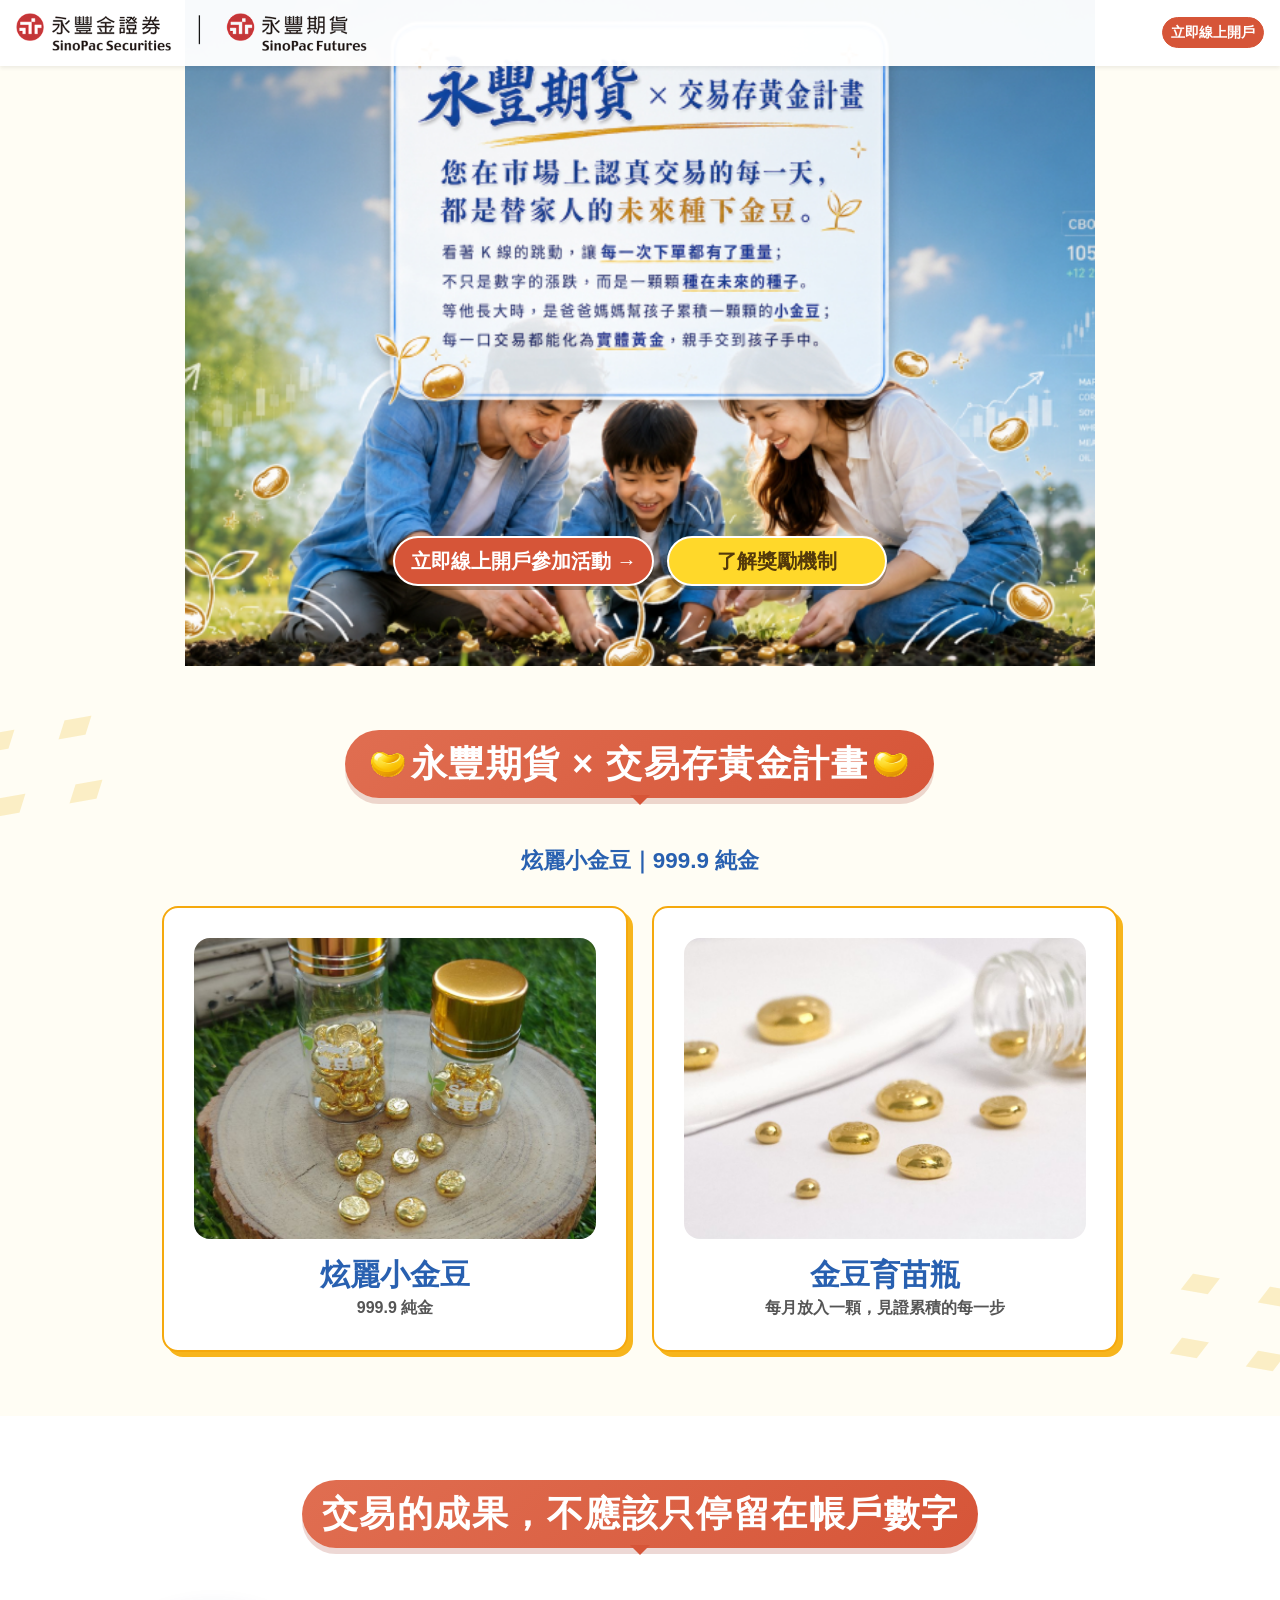
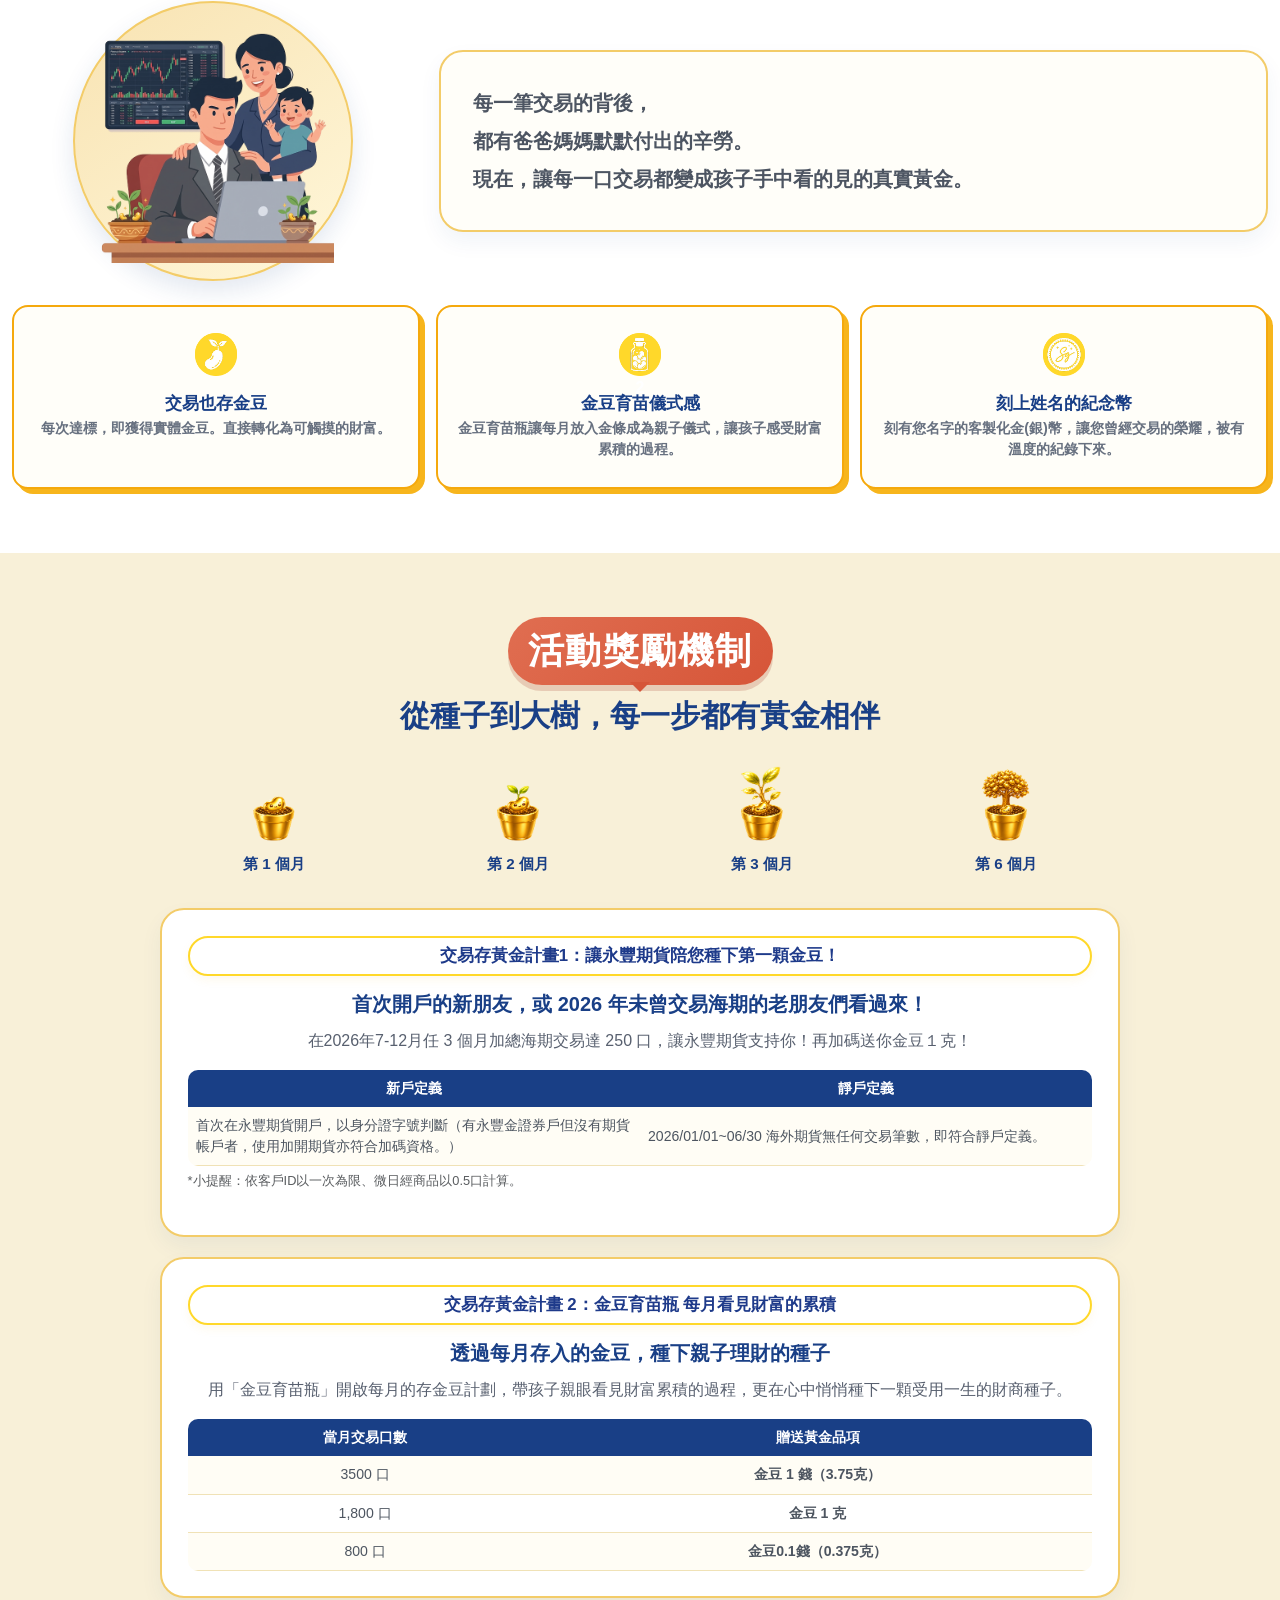
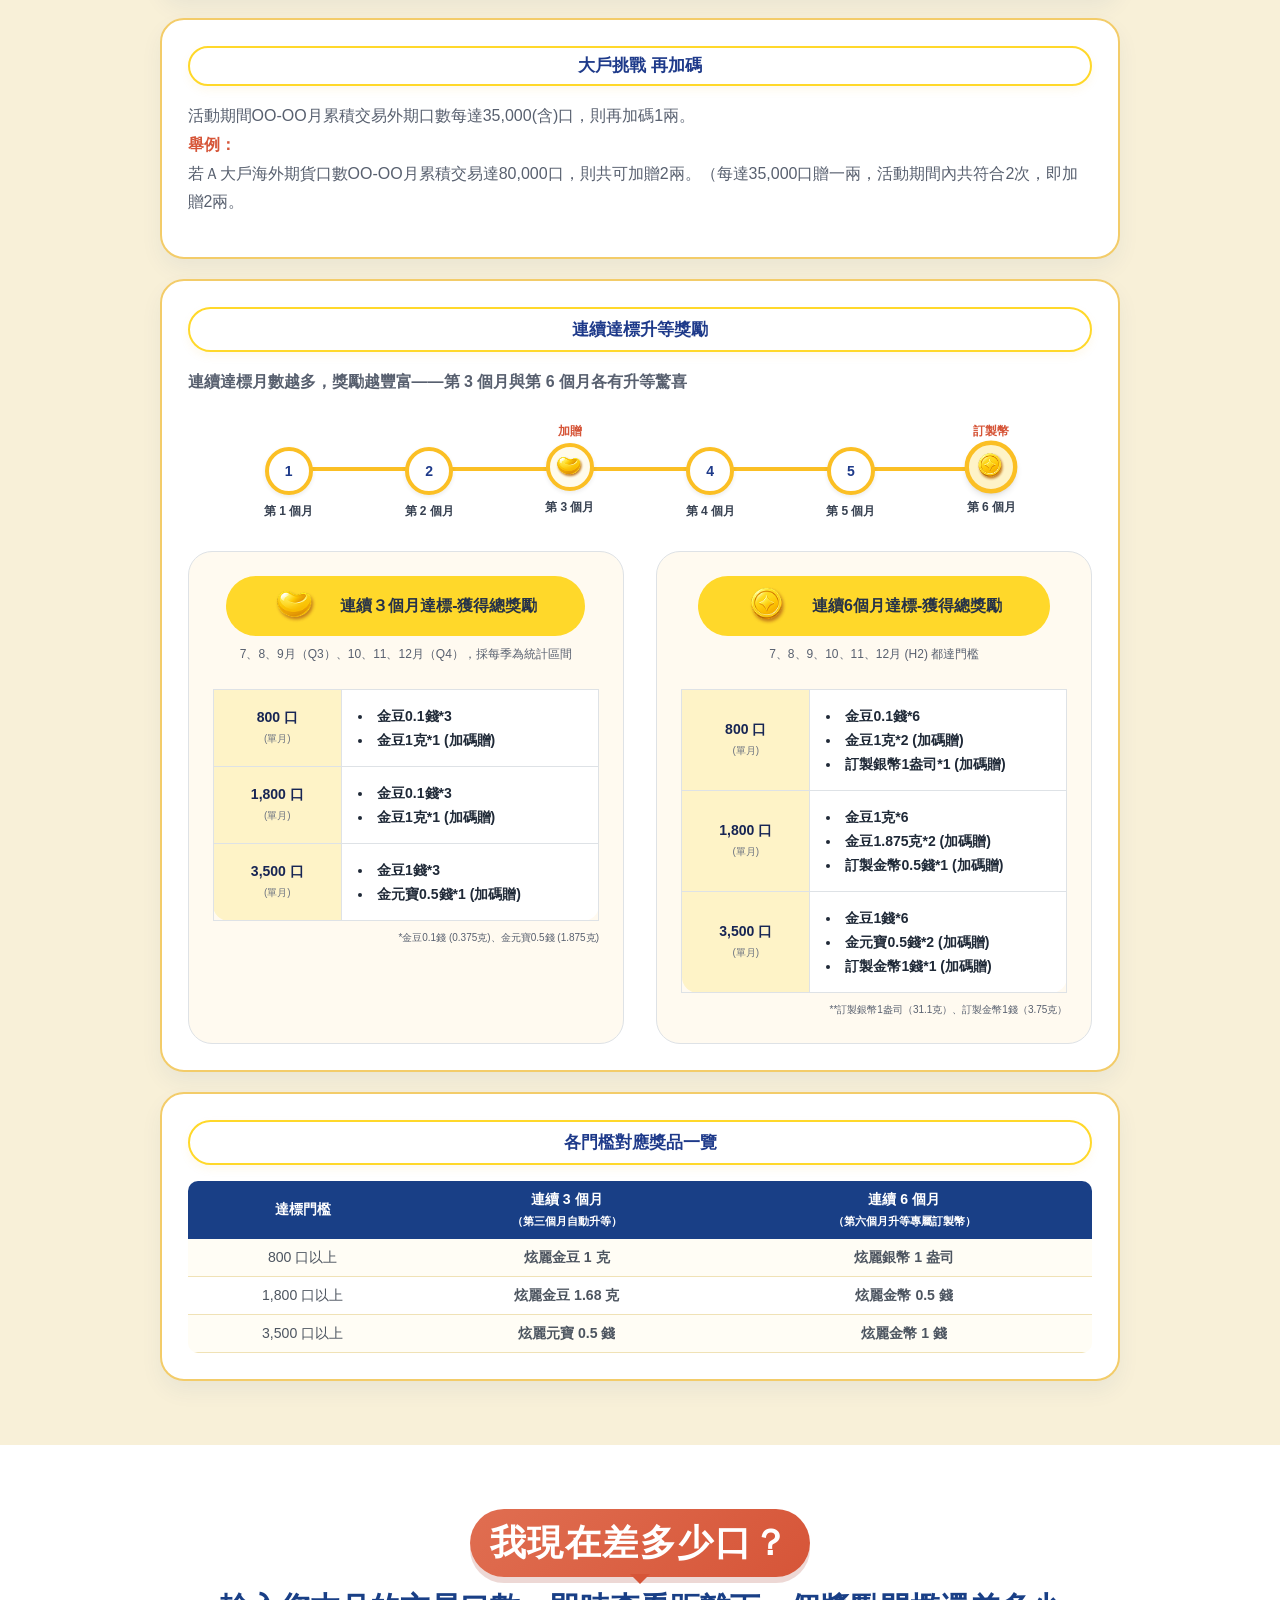
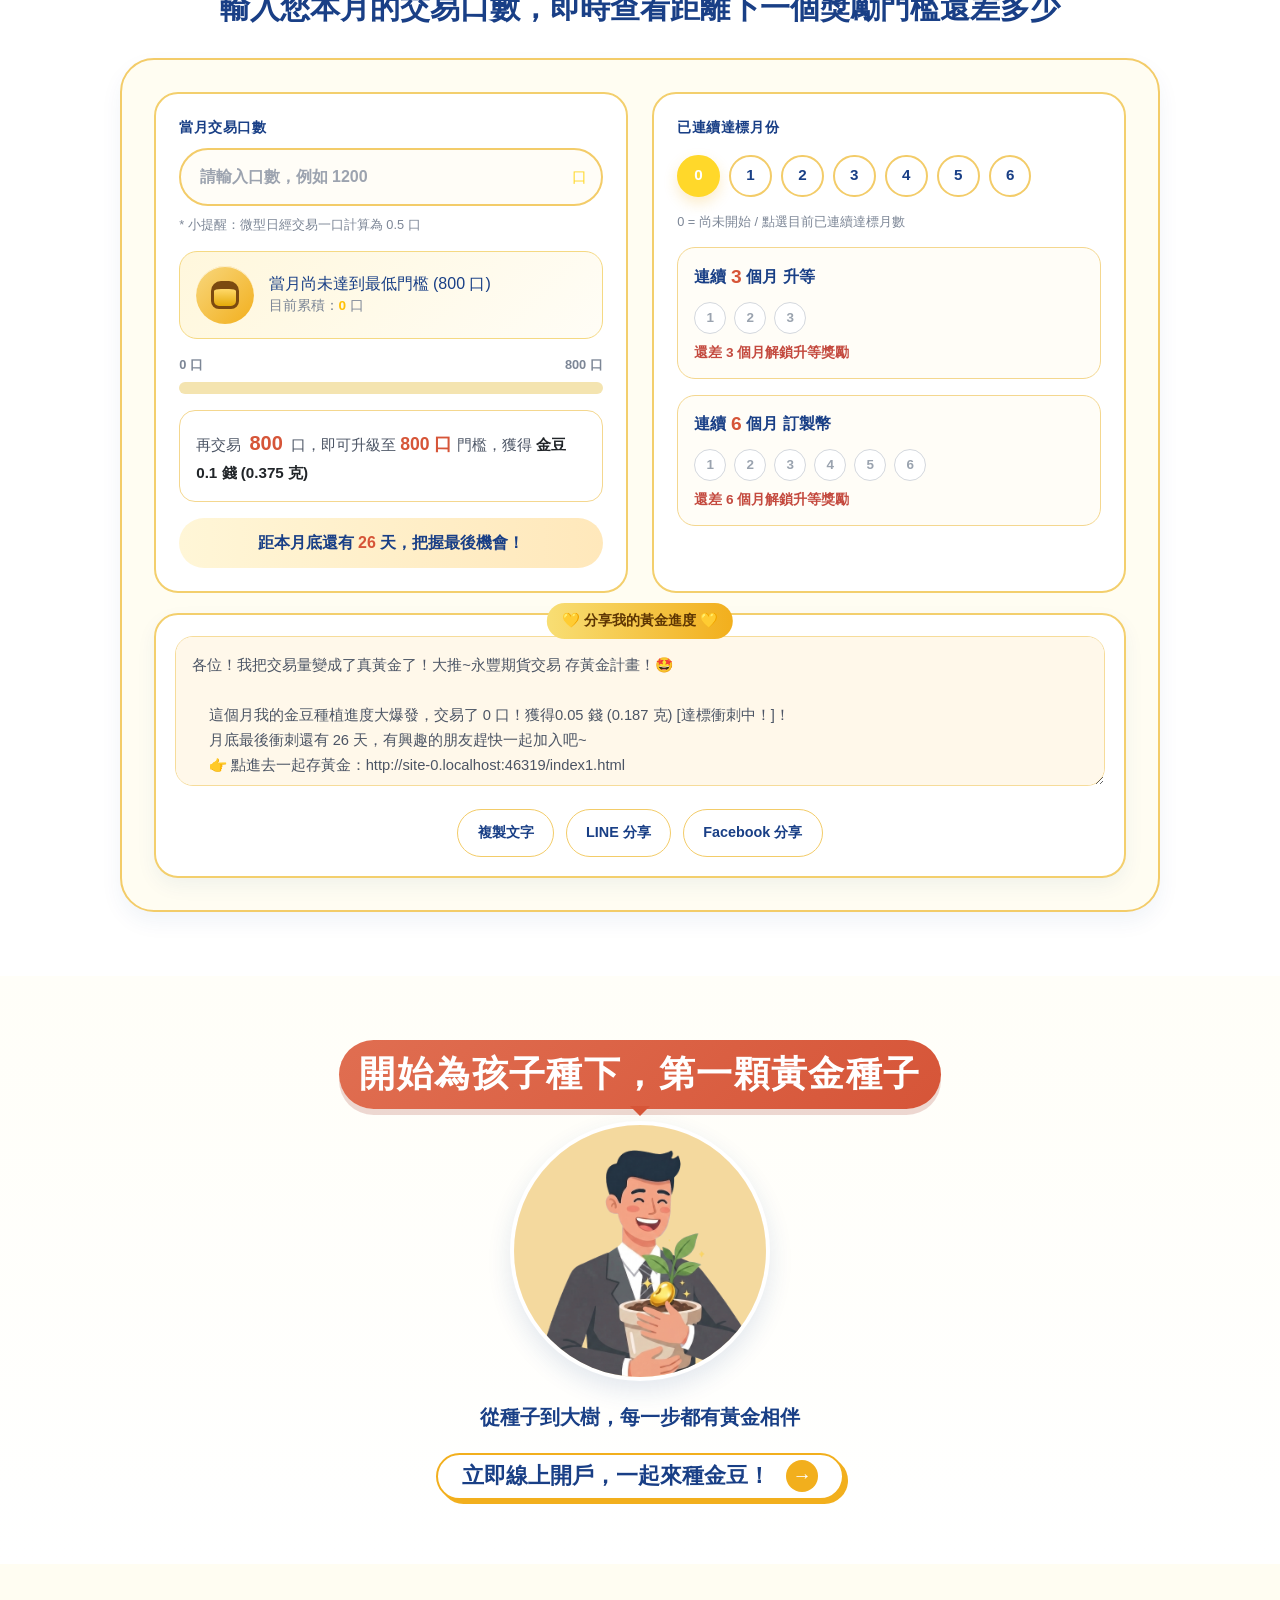
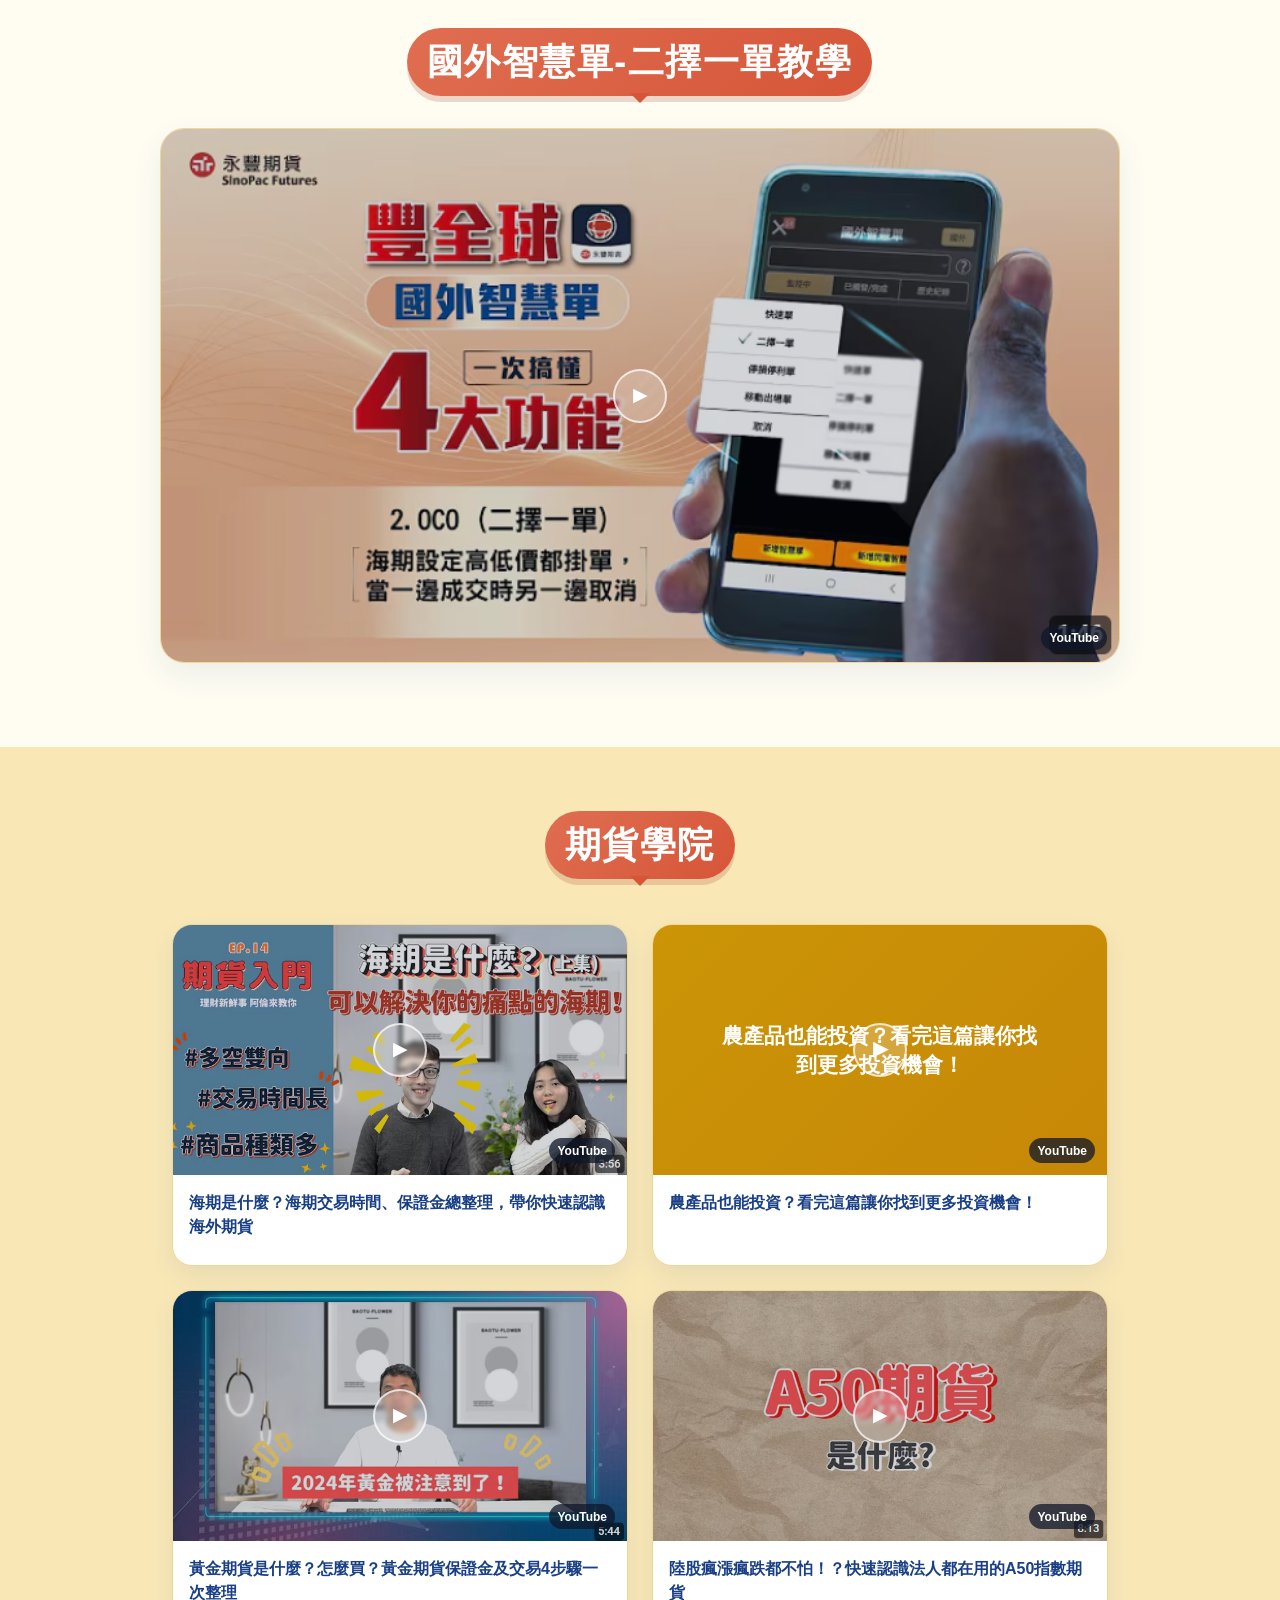
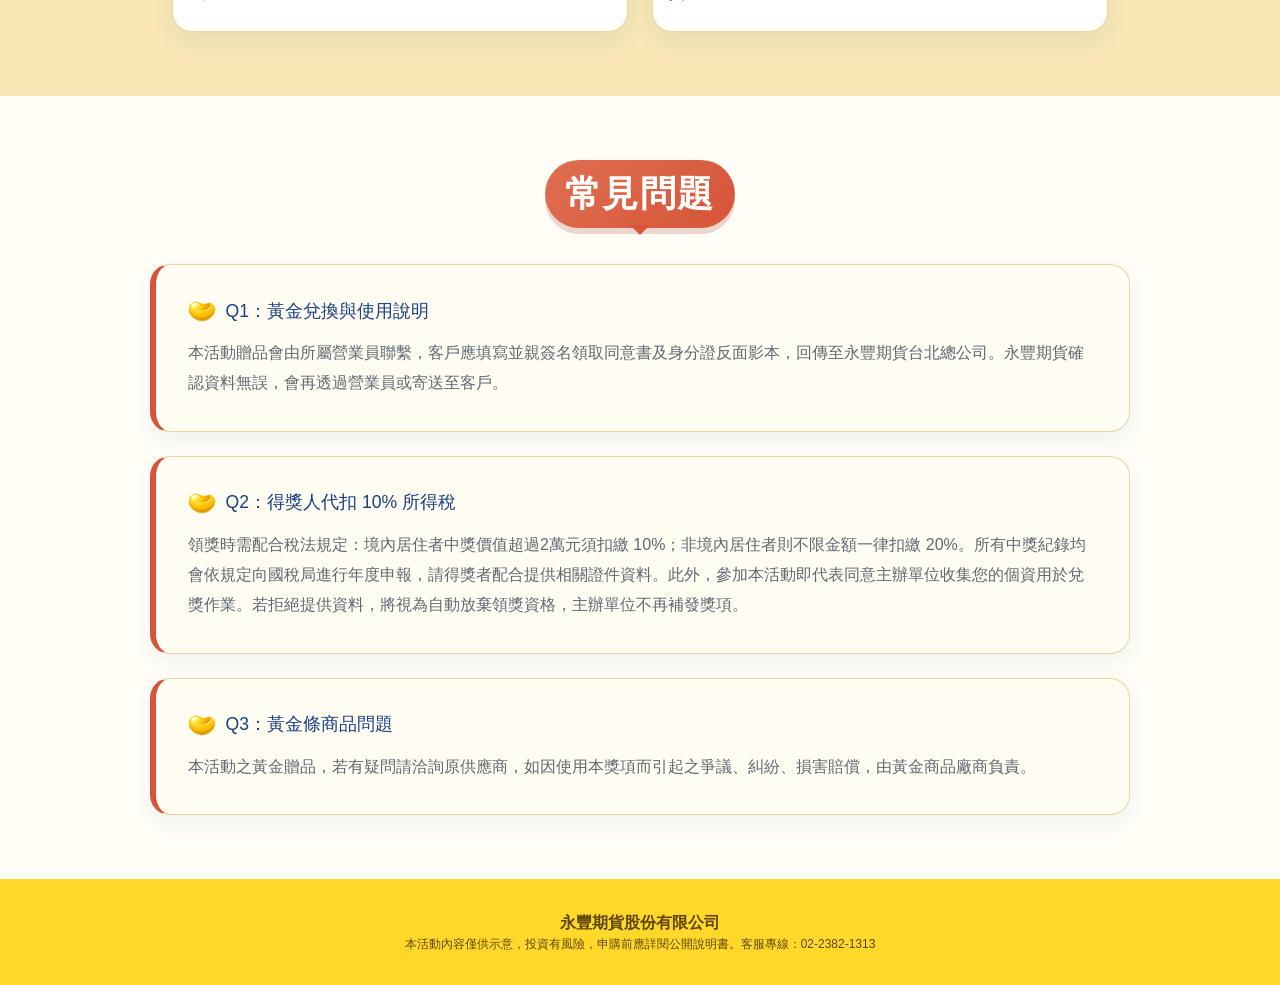
<file: index1.html>
<!doctype html>
<html lang="zh-Hant">
  <head>
    <meta charset="utf-8">
    <meta name="viewport" content="width=device-width, initial-scale=1">
    <meta name="description" content="永豐期貨 × 交割有黃金計畫">
    <title>
      永豐期貨｜海期掏金季
    </title>
    <link rel="stylesheet" href="css/bootstrap.5.3.3.min.css">
    <link rel="stylesheet" href="css/animate.4.1.1.min.css">
    <link rel="stylesheet" href="css/style.css">
  </head>
  <body>
    <nav class="navbar navbar-expand bg-white fixed-top shadow-sm">
      <div class="container px-3">
        <a class="navbar-brand" href="#top">
          <img src="assets/logo2.png" alt="永豐期貨">
        </a>
        <a class="btn btn-danger btn-sm ms-2" href="https://lihi3.me/SvM9j" target="_blank">
          立即線上開戶
        </a>
      </div>
    </nav>
    <main id="top">
      <header class="hero">
        <picture>
          <source media="(max-width: 380px)" srcset="assets/bannerM.jpg">
          <source media="(max-width: 980px)" srcset="assets/bannerP.jpg">
          <img src="assets/banner.jpg" alt="親子一起種下財富的種子">
        </picture>
        <div class="hero-copy container hero-actions">
          <a class="btn btn-danger btn-lg" href="https://lihi3.me/SvM9j" target="_blank">
            立即線上開戶參加活動
            <span>
              →
            </span>
          </a>
          <a class="btn btn-amber btn-lg" href="#rules">
            了解獎勵機制
          </a>
        </div>
      </header>
      <section class="section intro">
        <div class="container text-center">
          <h2 class="title-pill section-title intro-title animate__animated animate__zoomIn">
            <img class="goldicon" src="assets/goldicon.png" alt="">
            永豐期貨 × 交易存黃金計畫
            <img class="goldicon" src="assets/goldicon.png" alt="">
          </h2>
          <h3 class="intro-heading">
            炫麗小金豆｜999.9 純金
          </h3>
          <div class="row g-4 justify-content-center">
            <div class="col-12 col-md-6 transition-transform hover:-translate-y-2">
              <article class="product-card">
                <img src="assets/gold_jar.png" alt="炫麗小金豆 999.9 純金">
                <h3>
                  炫麗小金豆
                </h3>
                <p>
                  999.9 純金
                </p>
              </article>
            </div>
            <div class="col-12 col-md-6 transition-transform hover:-translate-y-2">
              <article class="product-card">
                <img src="assets/gold_coins.png" alt="金豆育苗瓶">
                <h3>
                  金豆育苗瓶
                </h3>
                <p>
                  每月放入一顆，見證累積的每一步
                </p>
              </article>
            </div>
          </div>
        </div>
      </section>

      <section class="section spotlight animate-on-scroll animate__animated animate__fadeInUp">
        <div class="container">
          <div class="text-center">
            <h2 class="title-pill section-title intro-title animate__animated animate__zoomIn">
              交易的成果，不應該只停留在帳戶數字
            </h2>
          </div>
          <div class="row align-items-center g-4 mt-3 spotlight-wrap">
            <div class="col-lg-4 text-center">
              <div class="spotlight-figure">
                <img src="assets/figure4.png" alt="交易的成果，不應該只停留在帳戶數字">
              </div>
            </div>
            <div class="col-lg-8">
              <div class="spotlight-quote">
                <p>
                  每一筆交易的背後，
                  <br>
                  都有爸爸媽媽默默付出的辛勞。
                  <br>
                  現在，讓每一口交易都變成孩子手中看的見的真實黃金。
                </p>
              </div>
            </div>
          </div>
          <div class="row g-3 mt-2">
            <div class="col-12 col-md-4 transition-transform hover:-translate-y-2">
              <article class="benefit product-card">
                <div class="benefit-icon">
                  <img src="assets/spotlightIcon01.png" alt="交易也存金豆">
                </div>
                <h3>
                  交易也存金豆
                </h3>
                <p>
                  每次達標，即獲得實體金豆。直接轉化為可觸摸的財富。
                </p>
              </article>
            </div>
            <div class="col-12 col-md-4 transition-transform hover:-translate-y-2">
              <article class="benefit product-card">
                <div class="benefit-icon">
                  <img src="assets/spotlightIcon02.png" alt="金豆育苗儀式感">2
                </div>
                <h3>
                  金豆育苗儀式感
                </h3>
                <p>
                  金豆育苗瓶讓每月放入金條成為親子儀式，讓孩子感受財富累積的過程。
                </p>
              </article>
            </div>
            <div class="col-12 col-md-4 transition-transform hover:-translate-y-2">
              <article class="benefit product-card">
                <div class="benefit-icon">
                  <img src="assets/spotlightIcon03.png" alt="刻上姓名的紀念幣">
                </div>
                <h3>
                  刻上姓名的紀念幣
                </h3>
                <p>
                  刻有您名字的客製化金(銀)幣，讓您曾經交易的榮耀，被有溫度的紀錄下來。
                </p>
              </article>
            </div>
          </div>
        </div>
      </section>

      <section class="section rules scroll-mt-20" id="rules">
        <div class="container">
          <div class="text-center rules-intro">
            <h2 class="title-pill section-title intro-title animate__animated animate__zoomIn">
              活動獎勵機制
            </h2>
            <h3 class="rules-subtitle">
              從種子到大樹，每一步都有黃金相伴
            </h3>
          </div>

          <div class="rules-timeline">
            <div class="rules-step">
              <img src="assets/rules01.png" alt="第 1 個月">
              <span>第 1 個月</span>
            </div>
            <div class="rules-step">
              <img src="assets/rules02.png" alt="第 2 個月">
              <span>第 2 個月</span>
            </div>
            <div class="rules-step">
              <img src="assets/rules03.png" alt="第 3 個月">
              <span>第 3 個月</span>
            </div>
            <div class="rules-step">
              <img src="assets/rules04.png" alt="第 6 個月">
              <span>第 6 個月</span>
            </div>
          </div>

          <div class="rules-plan-card text-center">
            <div class="rules-plan-capsule">
              <h4>交易存黃金計畫1：讓永豐期貨陪您種下第一顆金豆！</h4>
            </div>
            <h5 class="rules-plan-title">
              首次開戶的新朋友，或 2026 年未曾交易海期的老朋友們看過來！
            </h5>
            <p>
              在2026年7-12月任 3 個月加總海期交易達 250 口，讓永豐期貨支持你！再加碼送你金豆１克！
            </p>
            <div class="table-responsive">
              <table class="table rules-table align-middle mb-0">
                <thead>
                  <tr>
                    <th width="50%">新戶定義</th>
                    <th width="50%">靜戶定義</th>
                  </tr>
                </thead>
                <tbody>
                  <tr class="text-left">
                    <td>首次在永豐期貨開戶，以身分證字號判斷（有永豐金證券戶但沒有期貨帳戶者，使用加開期貨亦符合加碼資格。）</td>
                    <td>2026/01/01~06/30 海外期貨無任何交易筆數，即符合靜戶定義。</td>
                  </tr>
                </tbody>
              </table>
            </div>
            <p class="text-left">
              <small class="text-muted">*小提醒：依客戶ID以一次為限、微日經商品以0.5口計算。</small>
            </p>
          </div>

          <div class="rules-plan-card text-center">
            <div class="rules-plan-capsule">
              <h4>交易存黃金計畫 2：金豆育苗瓶 每月看見財富的累積</h4>
            </div>
            <h5 class="rules-plan-title">
              透過每月存入的金豆，種下親子理財的種子
            </h5>
            <p>
              用「金豆育苗瓶」開啟每月的存金豆計劃，帶孩子親眼看見財富累積的過程，更在心中悄悄種下一顆受用一生的財商種子。
            </p>
            <div class="table-responsive">
              <table class="table rules-table align-middle mb-0">
                <thead>
                  <tr>
                    <th>當月交易口數</th>
                    <th>贈送黃金品項</th>
                  </tr>
                </thead>
                <tbody>
                  <tr>
                    <td>3500 口</td>
                    <td class="coin">金豆 1 錢（3.75克）</td>
                  </tr>
                  <tr>
                    <td>1,800 口</td>
                    <td class="coin">金豆 1 克</td>
                  </tr>
                  <tr>
                    <td>800 口</td>
                    <td class="coin">金豆0.1錢（0.375克）</td>
                  </tr>
                </tbody>
              </table>
            </div>
          </div>

          <div class="rules-plan-card text-center">
            <div class="rules-plan-capsule">
              <h4>大戶挑戰 再加碼</h4>
            </div>
            <p class="text-left">
              活動期間OO-OO月累積交易外期口數每達35,000(含)口，則再加碼1兩。<br>
              <b style="color: #D65538">舉例：</b>
              <br>
              若Ａ大戶海外期貨口數OO-OO月累積交易達80,000口，則共可加贈2兩。（每達35,000口贈一兩，活動期間內共符合2次，即加贈2兩。
            </p>
          </div>

          <div class="rules-plan-card">
            <div class="rules-plan-capsule">
              連續達標升等獎勵
            </div>
            <p class="rules-plan-copy">
              連續達標月數越多，獎勵越豐富——第 3 個月與第 6 個月各有升等驚喜
            </p>
            <div class="relative flex items-center justify-between max-w-3xl mx-auto mb-6 px-2 py-2">
              <!-- Connecting Line -->
              <div class="absolute left-6 right-6 top-1/2 -translate-y-1/2 h-1 bg-[#FBBF24] z-0"></div>
              <!-- Step 1 -->
              <div class="relative z-10 flex flex-col items-center">
                <span class="pb-1">　</span>
                <div class="w-12 h-12 rounded-full border-4 border-[#FBBF24] bg-white flex items-center justify-center font-black text-sm text-[#1E3A8A] shadow-sm">
                  1
                </div>
                <span class="text-xs text-gray-700 font-bold mt-2">第 1 個月</span>
              </div>
              
              <!-- Step 2 -->
              <div class="relative z-10 flex flex-col items-center">
                <span class="pb-1">　</span>
                <div class="w-12 h-12 rounded-full border-4 border-[#FBBF24] bg-white flex items-center justify-center font-black text-sm text-[#1E3A8A] shadow-sm">
                  2
                </div>
                <span class="text-xs text-gray-700 font-bold mt-2">第 2 個月</span>
              </div>
              
              <!-- Step 3 -->
              <div class="relative z-10 flex flex-col items-center">
                <span class="text-xs font-black text-spf-red pb-1">加贈</span>
                <div class="w-12 h-12 rounded-full border-4 border-[#FBBF24] bg-amber-50 flex items-center justify-center font-black text-sm text-[#1E3A8A] shadow-sm relative">
                  <!-- <span class="absolute -top-3 text-[14px]">🪙</span> -->
                   <img src="assets/goldicon3.png" class="w-75" alt="">
                </div>
                <span class="text-xs text-gray-700 font-bold mt-2">第 3 個月</span>
              </div>
              
              <!-- Step 4 -->
              <div class="relative z-10 flex flex-col items-center">
                <span class="pb-1">　</span>
                <div class="w-12 h-12 rounded-full border-4 border-[#FBBF24] bg-white flex items-center justify-center font-black text-sm text-[#1E3A8A] shadow-sm">
                  4
                </div>
                <span class="text-xs text-gray-700 font-bold mt-2">第 4 個月</span>
              </div>
              
              <!-- Step 5 -->
              <div class="relative z-10 flex flex-col items-center">
                <span class="pb-1">　</span>
                <div class="w-12 h-12 rounded-full border-4 border-[#FBBF24] bg-white flex items-center justify-center font-black text-sm text-[#1E3A8A] shadow-sm">
                  5
                </div>
                <span class="text-xs text-gray-700 font-bold mt-2">第 5 個月</span>
              </div>
              
              <!-- Step 6 -->
              <div class="relative z-10 flex flex-col items-center">
                <span class="text-xs font-black text-spf-red pb-1">訂製幣</span>
                <div class="w-12 h-12 rounded-full border-4 border-[#FBBF24] bg-amber-100 flex items-center justify-center font-black text-sm text-[#1E3A8A] shadow-md relative scale-110">
                  <img src="assets/goldicon2.png" class="w-75" alt="">
                </div>
                <span class="text-xs text-gray-700 font-bold mt-2">第 6 個月</span>
              </div>
            </div>

            <div class="grid grid-cols-1 lg:grid-cols-2 gap-8 max-w-5xl mx-auto text-left">
              <!-- Left Card -->
              <div class="notice-card rounded-3xl border border-gray-200 p-6">
                <div class="text-center mb-4">
                  <span class="inline-flex items-center gap-2 bg-[#FFD82A] px-5 py-2 rounded-full font-black text-sm md:text-base">
                    <span>
                      <img src="/assets/goldicon3.png" class="w-75" alt="">
                    </span> 
                    連續３個月達標-獲得總獎勵
                  </span>
                  <p class="text-gray-500 text-xs mt-2 mb-0">7、8、9月（Q3）、10、11、12月（Q4），採每季為統計區間</p>
                </div>
                <div class="table-responsive">
                  <table class="table-rule w-full border-collapse">
                    <tbody>
                      <tr>
                        <td class="bg-[#FEF3C7] text-blue-950 font-black p-3 text-center border border-gray-100 text-sm w-1/3">800 口<br><span class="text-[10px] font-normal text-gray-500">(單月)</span></td>
                        <td class="bg-white text-gray-800 p-3 border border-gray-100 text-sm">
                          <ul class="list-disc list-inside space-y-1 mb-0 font-bold">
                            <li>金豆0.1錢*3</li>
                            <li>金豆1克*1 (加碼贈)</li>
                          </ul>
                        </td>
                      </tr>
                      <tr>
                        <td class="bg-[#FEF3C7] text-blue-950 font-black p-3 text-center border border-gray-100 text-sm">1,800 口<br><span class="text-[10px] font-normal text-gray-500">(單月)</span></td>
                        <td class="bg-white text-gray-800 p-3 border border-gray-100 text-sm">
                          <ul class="list-disc list-inside space-y-1 mb-0 font-bold">
                            <li>金豆0.1錢*3</li>
                            <li>金豆1克*1 (加碼贈)</li>
                          </ul>
                        </td>
                      </tr>
                      <tr>
                        <td class="bg-[#FEF3C7] text-blue-950 font-black p-3 text-center border border-gray-100 text-sm rounded-bl-2xl">3,500 口<br><span class="text-[10px] font-normal text-gray-500">(單月)</span></td>
                        <td class="bg-white text-gray-800 p-3 border border-gray-100 text-sm rounded-br-2xl">
                          <ul class="list-disc list-inside space-y-1 mb-0 font-bold">
                            <li>金豆1錢*3</li>
                            <li>金元寶0.5錢*1 (加碼贈)</li>
                          </ul>
                        </td>
                      </tr>
                    </tbody>
                  </table>
                </div>
                <p class="text-[10px] text-gray-400 mt-2 mb-0 text-right">*金豆0.1錢 (0.375克)、金元寶0.5錢 (1.875克)</p>
              </div>

              <!-- Right Card -->
              <div class="notice-card rounded-3xl border border-gray-200 p-6">
                <div class="text-center mb-4">
                  <span class="inline-flex items-center gap-2 bg-[#FFD82A] px-5 py-2 rounded-full font-black text-sm md:text-base">
                    <span>
                      <img src="/assets/goldicon2.png" class="w-75" alt="">
                    </span> 
                    連續6個月達標-獲得總獎勵
                  </span>
                  <p class="text-gray-500 text-xs mt-2 mb-0">7、8、9、10、11、12月 (H2) 都達門檻</p>
                </div>
                <div class="table-responsive">
                  <table class="table-rule w-full border-collapse">
                    <tbody>
                      <tr>
                        <td class="bg-[#FEF3C7] text-blue-950 font-black p-3 text-center border border-gray-100 text-sm w-1/3">800 口<br><span class="text-[10px] font-normal text-gray-500">(單月)</span></td>
                        <td class="bg-white text-gray-800 p-3 border border-gray-100 text-sm">
                          <ul class="list-disc list-inside space-y-1 mb-0 font-bold">
                            <li>金豆0.1錢*6</li>
                            <li>金豆1克*2 (加碼贈)</li>
                            <li>訂製銀幣1盎司*1 (加碼贈)</li>
                          </ul>
                        </td>
                      </tr>
                      <tr>
                        <td class="bg-[#FEF3C7] text-blue-950 font-black p-3 text-center border border-gray-100 text-sm">1,800 口<br><span class="text-[10px] font-normal text-gray-500">(單月)</span></td>
                        <td class="bg-white text-gray-800 p-3 border border-gray-100 text-sm">
                          <ul class="list-disc list-inside space-y-1 mb-0 font-bold">
                            <li>金豆1克*6</li>
                            <li>金豆1.875克*2 (加碼贈)</li>
                            <li>訂製金幣0.5錢*1 (加碼贈)</li>
                          </ul>
                        </td>
                      </tr>
                      <tr>
                        <td class="bg-[#FEF3C7] text-blue-950 font-black p-3 text-center border border-gray-100 text-sm rounded-bl-2xl">3,500 口<br><span class="text-[10px] font-normal text-gray-500">(單月)</span></td>
                        <td class="bg-white text-gray-800 p-3 border border-gray-100 text-sm rounded-br-2xl">
                          <ul class="list-disc list-inside space-y-1 mb-0 font-bold">
                            <li>金豆1錢*6</li>
                            <li>金元寶0.5錢*2 (加碼贈)</li>
                            <li>訂製金幣1錢*1 (加碼贈)</li>
                          </ul>
                        </td>
                      </tr>
                    </tbody>
                  </table>
                </div>
                <p class="text-[10px] text-gray-400 mt-2 mb-0 text-right">**訂製銀幣1盎司（31.1克）、訂製金幣1錢（3.75克）</p>
              </div>
            </div>

          </div>

          <div class="rules-plan-card">
            <div class="rules-plan-capsule">
              各門檻對應獎品一覽
            </div>
            <div class="table-responsive">
              <table class="table rules-table align-middle mb-0 text-center">
                <thead class="align-middle">
                  <tr>
                    <th>達標門檻</th>
                    <th>
                      連續 3 個月<br>
                      <small>（第三個月自動升等）</small>
                    </th>
                    <th>
                      連續 6 個月<br>
                      <small>（第六個月升等專屬訂製幣）</small>   
                  </tr>
                </thead>
                <tbody>
                  <tr>
                    <td>800 口以上</td>
                    <td class="coin">炫麗金豆 1 克</td>
                    <td class="coin">炫麗銀幣 1 盎司</td>
                  </tr>
                  <tr>
                    <td>1,800 口以上</td>
                    <td class="coin">炫麗金豆 1.68 克</td>
                    <td class="coin">炫麗金幣 0.5 錢</td>
                  </tr>
                  <tr>
                    <td>3,500 口以上</td>
                    <td class="coin">炫麗元寶 0.5 錢</td>
                    <td class="coin">炫麗金幣 1 錢</td>
                  </tr>
                </tbody>
              </table>
            </div>
          </div>
        </div>
      </section>
      <section class="section tracker" id="join">
        <div class="container">
          <div class="text-center">
            <h2 class="title-pill section-title intro-title animate__animated animate__zoomIn">
              我現在差多少口？
            </h2>
            <h3 class="rules-subtitle">
              輸入您本月的交易口數，即時查看距離下一個獎勵門檻還差多少
            </h3>
          </div>
          <div class="tracker-box">
            <div class="row g-4">
              <div class="col-12 col-lg-6">
                <div class="tracker-card tracker-card--main">
                  <div class="tracker-card-head">
                    <p class="tracker-kicker">
                      當月交易口數
                    </p>
                    <div class="tracker-input-group">
                      <input id="lots-input" class="tracker-input" type="number" min="0" placeholder="請輸入口數，例如 1200">
                      <span class="tracker-input-icon">口</span>
                    </div>
                    <p class="tracker-tip">
                      * 小提醒：微型日經交易一口計算為 0.5 口
                    </p>
                  </div>

                  <div class="tracker-bottle">
                    <div class="tracker-bottle-icon">
                      <div class="tracker-bottle-shape"></div>
                    </div>
                    <div>
                      <h4 id="bottle-status-text">
                        當月尚未達到最低門檻 (800 口)
                      </h4>
                      <p id="bottle-accumulated-text">
                        目前累積：<span>20</span> 口
                      </p>
                    </div>
                  </div>

                  <div class="tracker-progress-block">
                    <div class="tracker-progress-meta">
                      <span id="progress-bar-min">0 口</span>
                      <span id="progress-bar-max">800 口</span>
                    </div>
                    <div class="tracker-progress-track">
                      <div id="progress-bar-filled" class="tracker-progress-bar"></div>
                    </div>
                  </div>

                  <div id="milestone-description" class="tracker-note">
                    再交易 <strong>780</strong> 口，即可升級至 800 口門檻，獲得金豆 0.05 錢 (0.187 克)
                  </div>

                  <div class="tracker-countdown">
                    距本月底還有 <strong id="countdown-days-span">4</strong> 天，把握最後機會！
                  </div>
                </div>
              </div>

              <div class="col-12 col-lg-6">
                <div class="tracker-card tracker-card--side">
                  <div class="tracker-card-head tracker-card-head--compact">
                    <p class="tracker-kicker">
                      已連續達標月份
                    </p>
                  </div>

                  <div class="tracker-months">
                    <button type="button" class="tracker-month-btn is-active" data-month="0">0</button>
                    <button type="button" class="tracker-month-btn" data-month="1">1</button>
                    <button type="button" class="tracker-month-btn" data-month="2">2</button>
                    <button type="button" class="tracker-month-btn" data-month="3">3</button>
                    <button type="button" class="tracker-month-btn" data-month="4">4</button>
                    <button type="button" class="tracker-month-btn" data-month="5">5</button>
                    <button type="button" class="tracker-month-btn" data-month="6">6</button>
                  </div>
                  <p class="tracker-tip">
                    0 = 尚未開始 / 點選目前已連續達標月數
                  </p>

                  <div class="tracker-tier">
                    <div class="tracker-tier-title">
                      連續 <strong>3</strong> 個月 <span>升等</span>
                    </div>
                    <div class="tracker-tier-dots">
                      <span class="tracker-tier-dot" data-num="1">1</span>
                      <span class="tracker-tier-dot" data-num="2">2</span>
                      <span class="tracker-tier-dot" data-num="3">3</span>
                    </div>
                    <div id="l1-status" class="tracker-tier-status">
                      還差 <strong>3</strong> 個月解鎖升等獎勵
                    </div>
                  </div>

                  <div class="tracker-tier">
                    <div class="tracker-tier-title">
                      連續 <strong>6</strong> 個月 <span>訂製幣</span>
                    </div>
                    <div class="tracker-tier-dots">
                      <span class="tracker-tier-dot" data-num="1">1</span>
                      <span class="tracker-tier-dot" data-num="2">2</span>
                      <span class="tracker-tier-dot" data-num="3">3</span>
                      <span class="tracker-tier-dot" data-num="4">4</span>
                      <span class="tracker-tier-dot" data-num="5">5</span>
                      <span class="tracker-tier-dot" data-num="6">6</span>
                    </div>
                    <div id="l2-status" class="tracker-tier-status">
                      還差 <strong>6</strong> 個月解鎖升等獎勵
                    </div>
                  </div>
                </div>
              </div>
            </div>

            <div class="tracker-share-card">
              <div class="tracker-share-badge">
                💛 分享我的黃金進度 💛
              </div>
              <textarea id="share-textarea" class="tracker-share-textarea"></textarea>
              <div class="tracker-share-actions">
                <button type="button" id="btn-copy-text" class="tracker-share-btn">
                  複製文字
                </button>
                <button type="button" id="btn-line-share" class="tracker-share-btn">
                  LINE 分享
                </button>
                <button type="button" id="btn-fb-share" class="tracker-share-btn">
                  Facebook 分享
                </button>
              </div>
            </div>
          </div>
        </div>
      </section>
      <section class="section online-account-opening animate-on-scroll animate__animated animate__fadeInUp">
        <div class="container">
          <div class="text-center">
            <h2 class="title-pill section-title intro-title">
              開始為孩子種下，第一顆黃金種子
            </h2>
          </div>
          <div class="online-account-layout">
            <div class="online-account-avatar">
              <img src="assets/figure5.png" alt="從種子到大樹，每一步都有黃金相伴">
            </div>
            <div class="online-account-copy">
              從種子到大樹，每一步都有黃金相伴
            </div>
            <a class="online-account-action" href="https://lihi3.me/SvM9j" target="_blank" rel="noreferrer">
              <div class="online-account-action-text">
                立即線上開戶，一起來種金豆！
              </div>
              <div class="online-account-action-icon">
                →
              </div>
            </a>
          </div>
        </div>
      </section>
      <section class="section featured-video">
        <div class="container">
          <div class="text-center">
            <h2 class="title-pill section-title intro-title animate__animated animate__zoomIn">
              國外智慧單-二擇一單教學
            </h2>
          </div>
          <div class="single-video-feature">
            <a class="single-video-card single-video-card--plain" href="https://lihi3.me/p8urw" target="_blank" rel="noreferrer">
              <div class="single-video-media">
                <img src="assets/yt.png" alt="智慧單教學">
                <div class="video-thumbnail-overlay">
                  <div class="video-play-btn">
                    <span>▶</span>
                  </div>
                </div>
                <span class="video-duration">YouTube</span>
              </div>
            </a>
          </div>
        </div>
      </section>
      <section class="section learn">
        <div class="container">
          <div class="text-center">
            <h2 class="title-pill section-title intro-title animate__animated animate__zoomIn">
              期貨學院
            </h2>
          </div>
          <div class="row g-4 mt-2 m-auto learn-w">
            <div class="col-12 col-md-6">
              <a class="video-grid-card" href="https://www.youtube.com/watch?v=SlRqvAeG6u0" target="_blank" rel="noreferrer">
                <div class="video-thumbnail-container">
                  <img src="assets/yt1.png" alt="海期是什麼？海期交易時間、保證金總整理，帶你快速認識海外期貨">
                  <div class="video-thumbnail-overlay">
                    <div class="video-play-btn">
                      <span>▶</span>
                    </div>
                  </div>
                  <span class="video-duration">YouTube</span>
                </div>
                <div class="video-grid-card-body">
                  <h3>
                    海期是什麼？海期交易時間、保證金總整理，帶你快速認識海外期貨
                  </h3>
                </div>
              </a>
            </div>
            <div class="col-12 col-md-6">
              <a class="video-grid-card" href="https://lihi3.me/kRBvN" target="_blank" rel="noreferrer">
                <div class="video-thumbnail-container video-thumbnail-gradient gold">
                  <div class="video-thumbnail-center">
                    農產品也能投資？看完這篇讓你找到更多投資機會！
                  </div>
                  <div class="video-thumbnail-overlay">
                    <div class="video-play-btn">
                      <span>▶</span>
                    </div>
                  </div>
                  <span class="video-duration">YouTube</span>
                </div>
                <div class="video-grid-card-body">
                  <h3>
                    農產品也能投資？看完這篇讓你找到更多投資機會！
                  </h3>
                </div>
              </a>
            </div>
            <div class="col-12 col-md-6">
              <a class="video-grid-card" href="https://www.youtube.com/watch?v=Qvss7j4DMzY" target="_blank" rel="noreferrer">
                <div class="video-thumbnail-container">
                  <img src="assets/yt3.png" alt="黃金期貨是什麼？怎麼買？黃金期貨保證金及交易4步驟一次整理">
                  <div class="video-thumbnail-overlay">
                    <div class="video-play-btn">
                      <span>▶</span>
                    </div>
                  </div>
                  <span class="video-duration">YouTube</span>
                </div>
                <div class="video-grid-card-body">
                  <h3>
                    黃金期貨是什麼？怎麼買？黃金期貨保證金及交易4步驟一次整理
                  </h3>
                </div>
              </a>
            </div>
            <div class="col-12 col-md-6">
              <a class="video-grid-card" href="https://www.youtube.com/watch?v=7WUF1rhvK5E" target="_blank" rel="noreferrer">
                <div class="video-thumbnail-container">
                  <img src="assets/yt4.png" alt="陸股瘋漲瘋跌都不怕！？快速認識法人都在用的A50指數期貨">
                  <div class="video-thumbnail-overlay">
                    <div class="video-play-btn">
                      <span>▶</span>
                    </div>
                  </div>
                  <span class="video-duration">YouTube</span>
                </div>
                <div class="video-grid-card-body">
                  <h3>
                    陸股瘋漲瘋跌都不怕！？快速認識法人都在用的A50指數期貨
                  </h3>
                </div>
              </a>
            </div>
          </div>
        </div>
      </section>

      <section class="section design-draft">
        <div class="container">
          <div class="text-center">
            <h2 class="title-pill section-title intro-title animate__animated animate__zoomIn">
              常見問題
            </h2>
          </div>
          <div class="design-draft-card">
            <div class="faq-item">
              <h3>
                <img class="faq-icon" src="assets/goldicon.png" alt="常見問題圖示">
                Q1：黃金兌換與使用說明
              </h3>
              <p>
                本活動贈品會由所屬營業員聯繫，客戶應填寫並親簽名領取同意書及身分證反面影本，回傳至永豐期貨台北總公司。永豐期貨確認資料無誤，會再透過營業員或寄送至客戶。
              </p>
            </div>
          </div>
          <div class="design-draft-card">
            <div class="faq-item">
              <h3>
                <img class="faq-icon" src="assets/goldicon.png" alt="常見問題圖示">
                Q2：得獎人代扣 10% 所得稅
              </h3>
              <p>
                領獎時需配合稅法規定：境內居住者中獎價值超過2萬元須扣繳 10%；非境內居住者則不限金額一律扣繳 20%。所有中獎紀錄均會依規定向國稅局進行年度申報，請得獎者配合提供相關證件資料。此外，參加本活動即代表同意主辦單位收集您的個資用於兌獎作業。若拒絕提供資料，將視為自動放棄領獎資格，主辦單位不再補發獎項。
              </p>
            </div>
          </div>
          <div class="design-draft-card">
            <div class="faq-item">
              <h3>
                <img class="faq-icon" src="assets/goldicon.png" alt="常見問題圖示">
                Q3：黃金條商品問題
              </h3>
              <p>
                本活動之黃金贈品，若有疑問請洽詢原供應商，如因使用本獎項而引起之爭議、糾紛、損害賠償，由黃金商品廠商負責。
              </p>
            </div>
          </div>
        </div>
      </section>
    </main>
    <footer>
      <div class="container">
        <strong>
          永豐期貨股份有限公司
        </strong>
        <p>
          本活動內容僅供示意，投資有風險，申購前應詳閱公開說明書。客服專線：02-2382-1313
        </p>
      </div>
    </footer>

  <!-- Load custom vanilla JS main controller -->
  <script type="module" src="js/threshold.js"></script>
  <script src="js/tailwindcss3.4.17.js"></script>
    <script>
    tailwind.config = {
      theme: {
        extend: {
          colors: {
            'spf-red': '#D65538',
            'spf-gold': '#D4AF37',
            'spf-cream': '#FFF9E6',
            'spf-dark': '#333333',
          }
        }
      }
    }
  </script>
  </body>
</html>
</file>
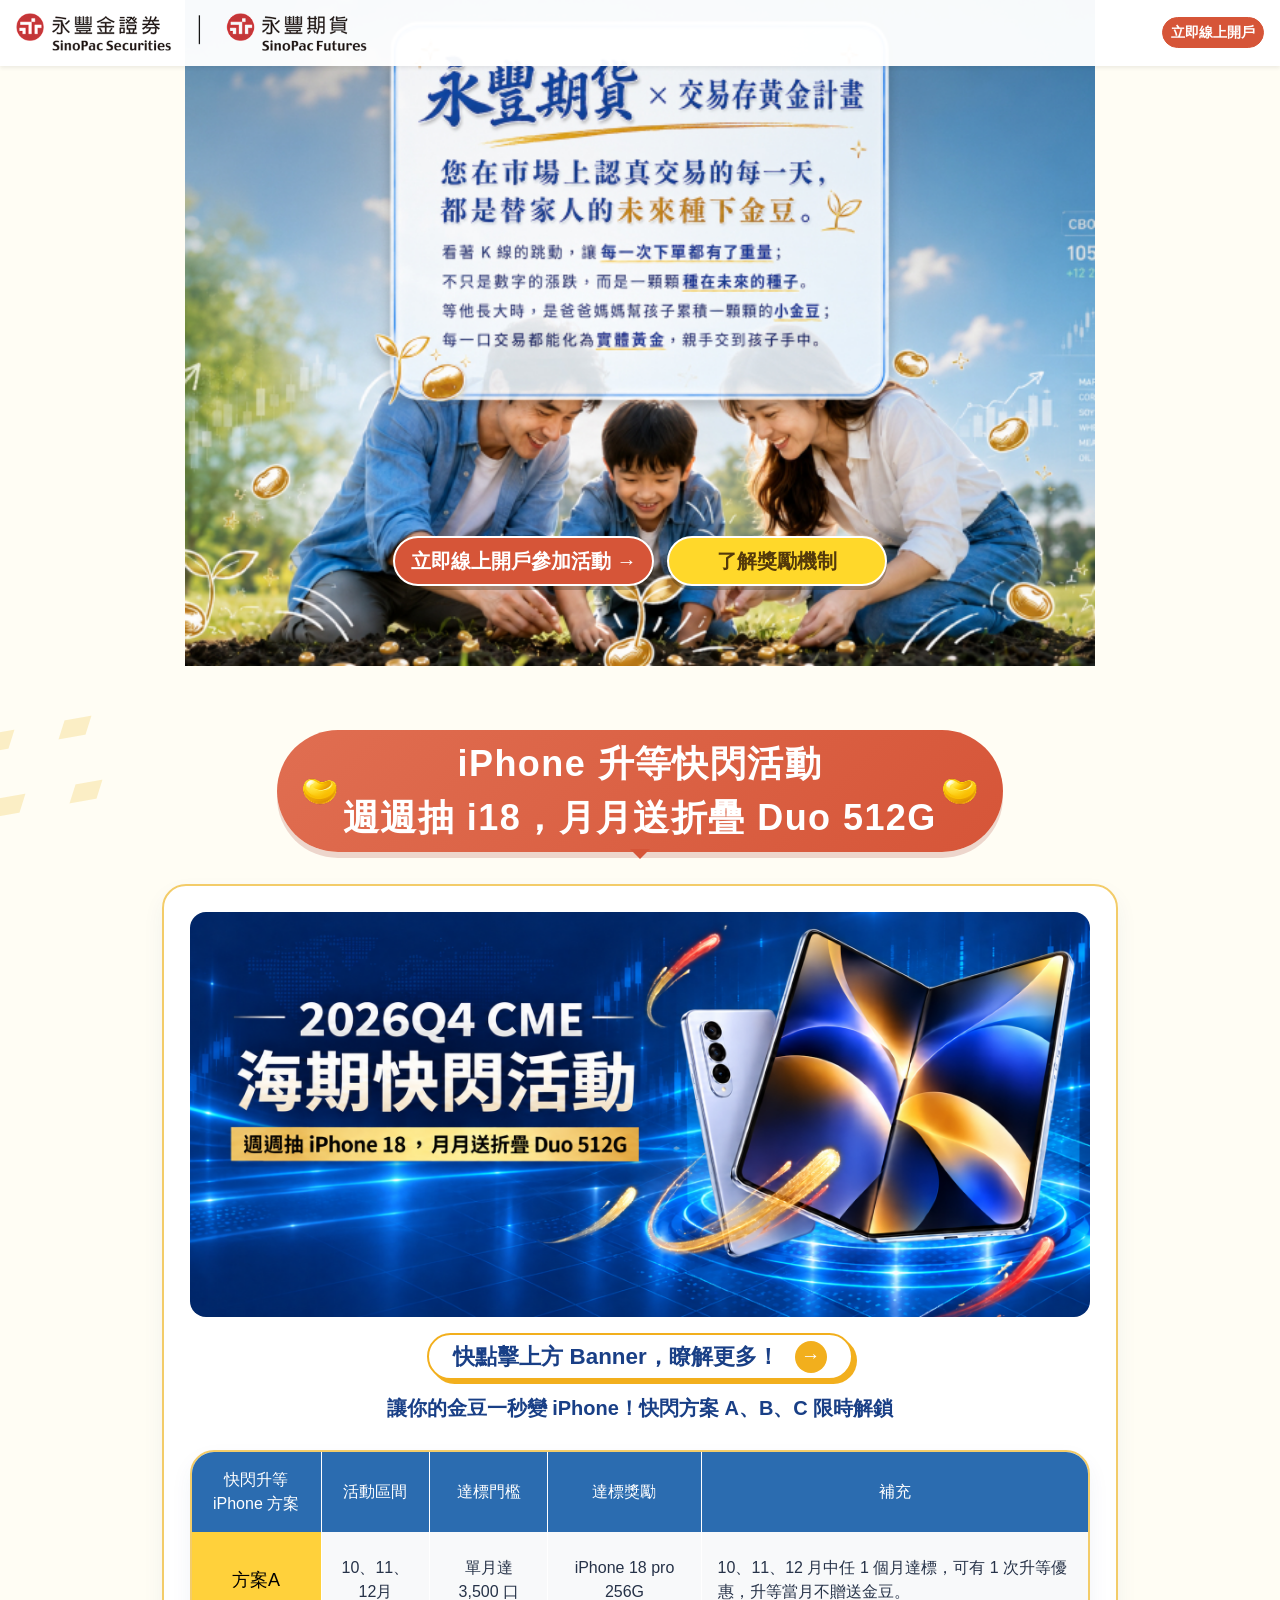
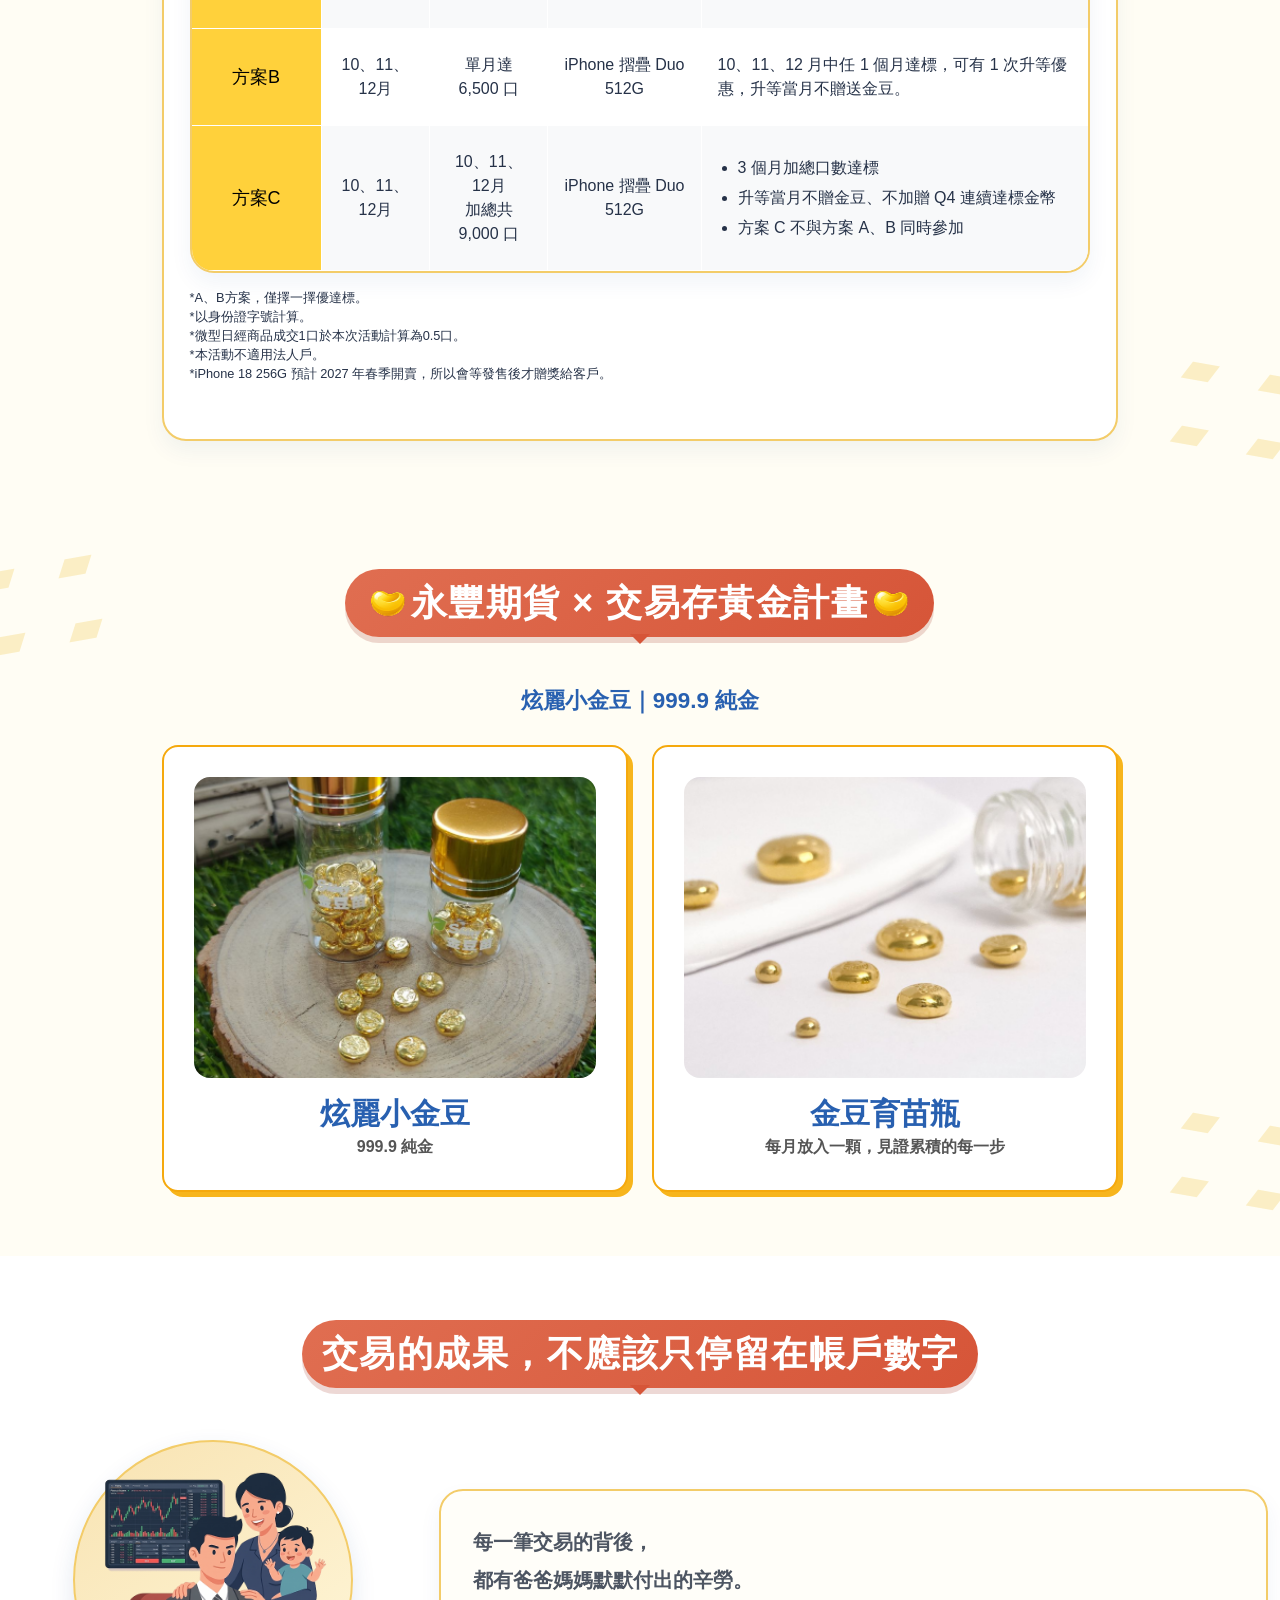
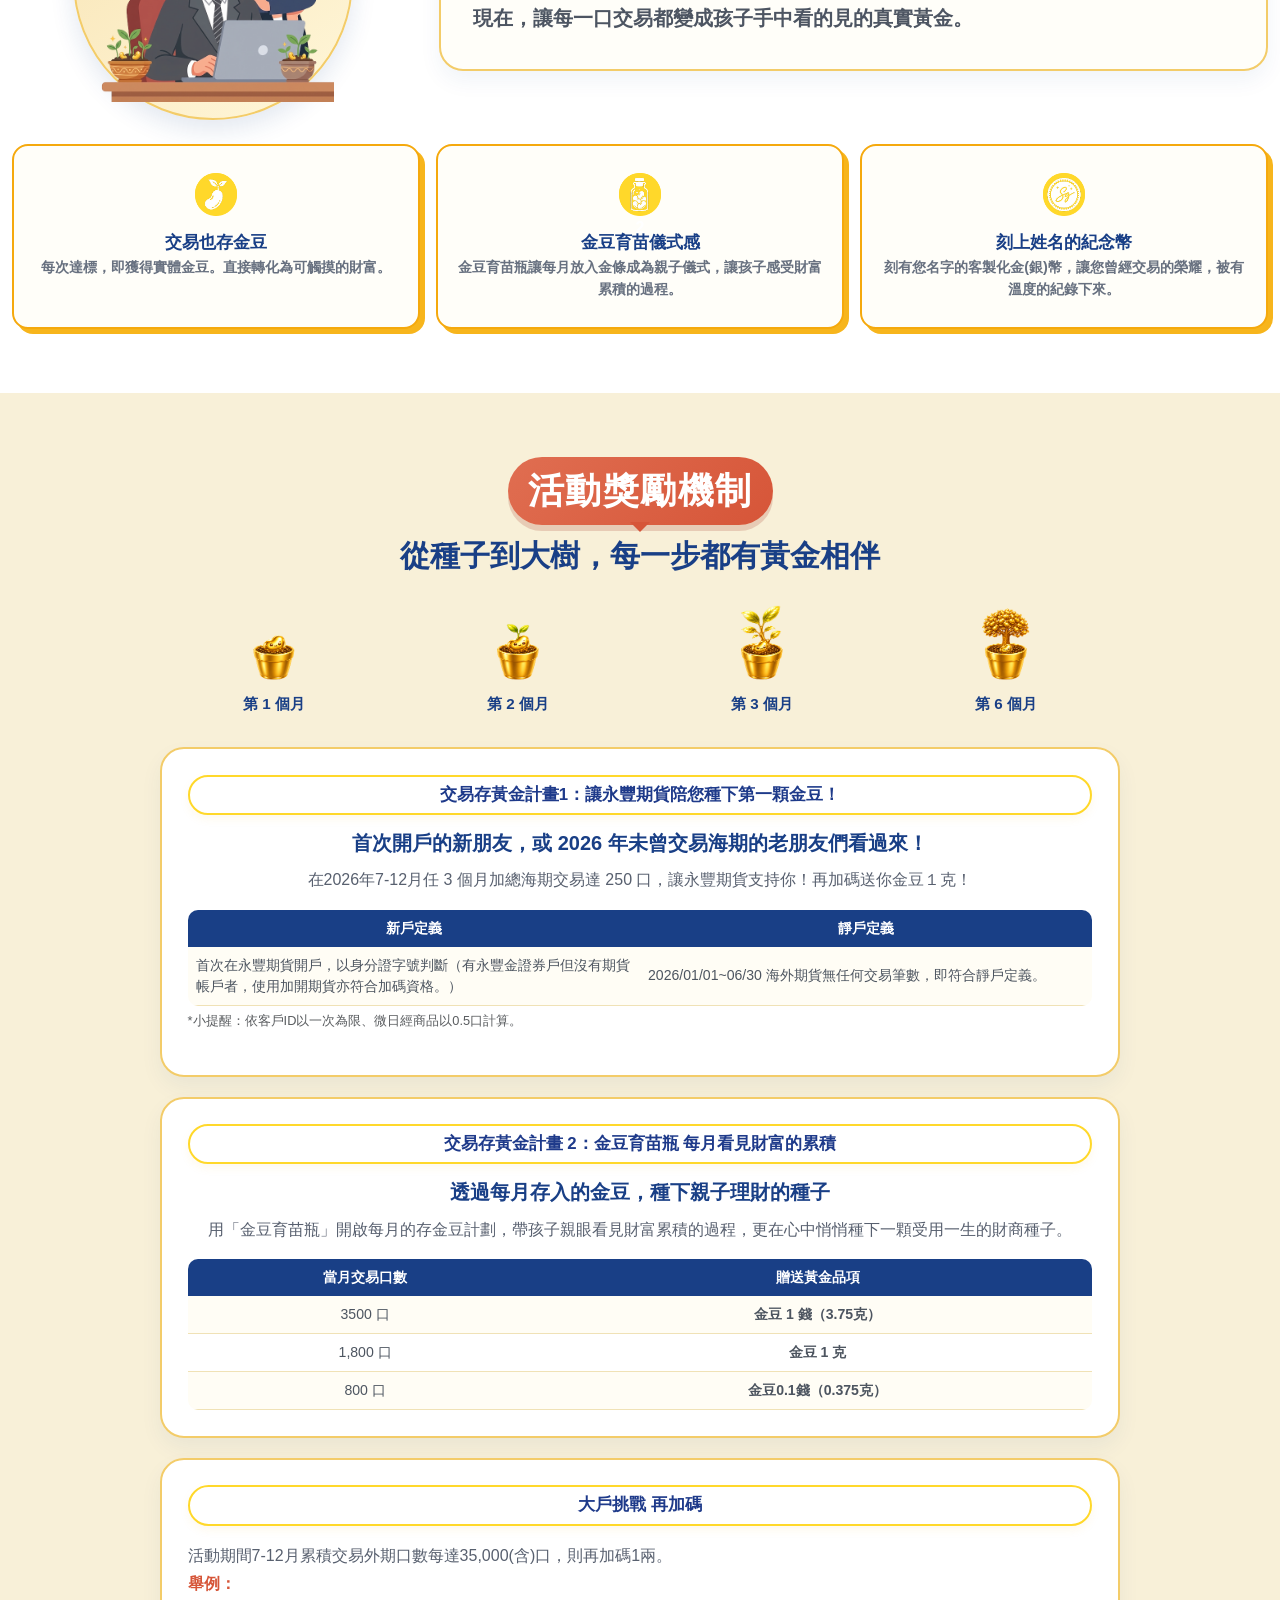
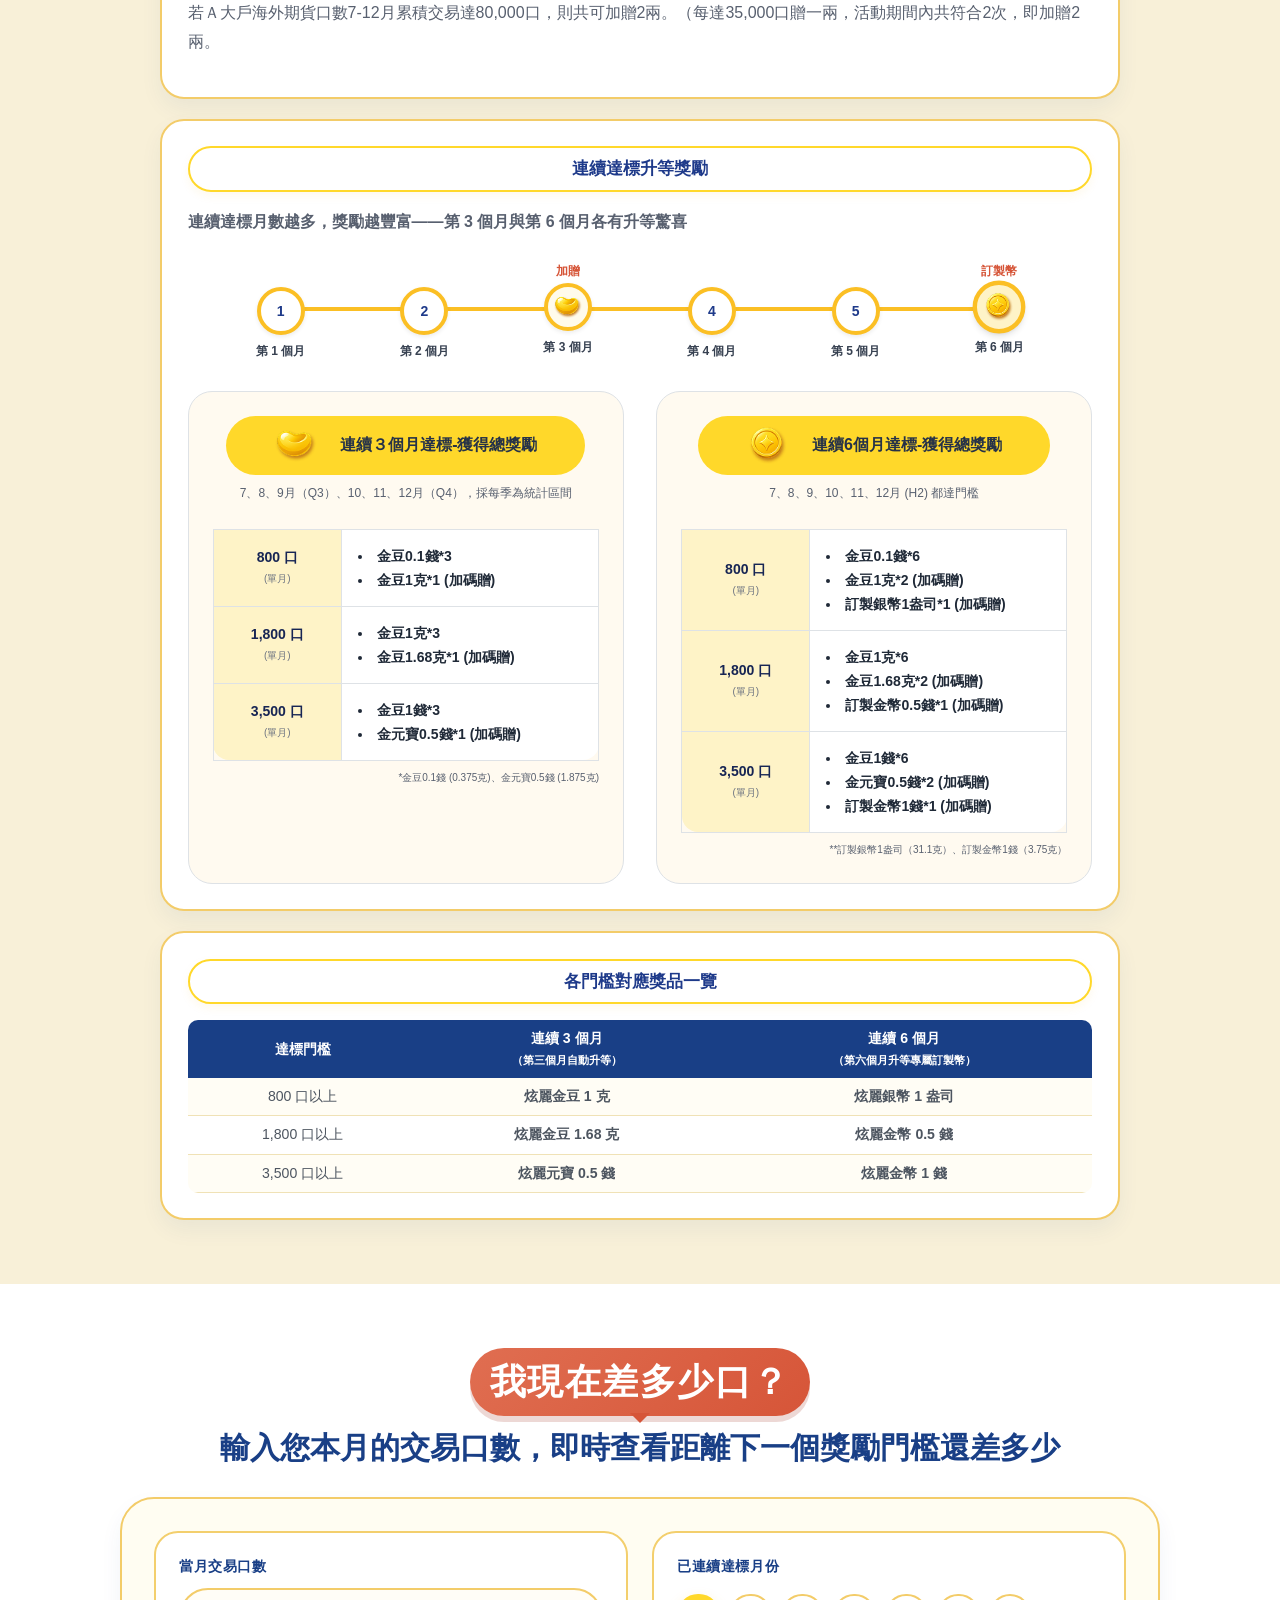
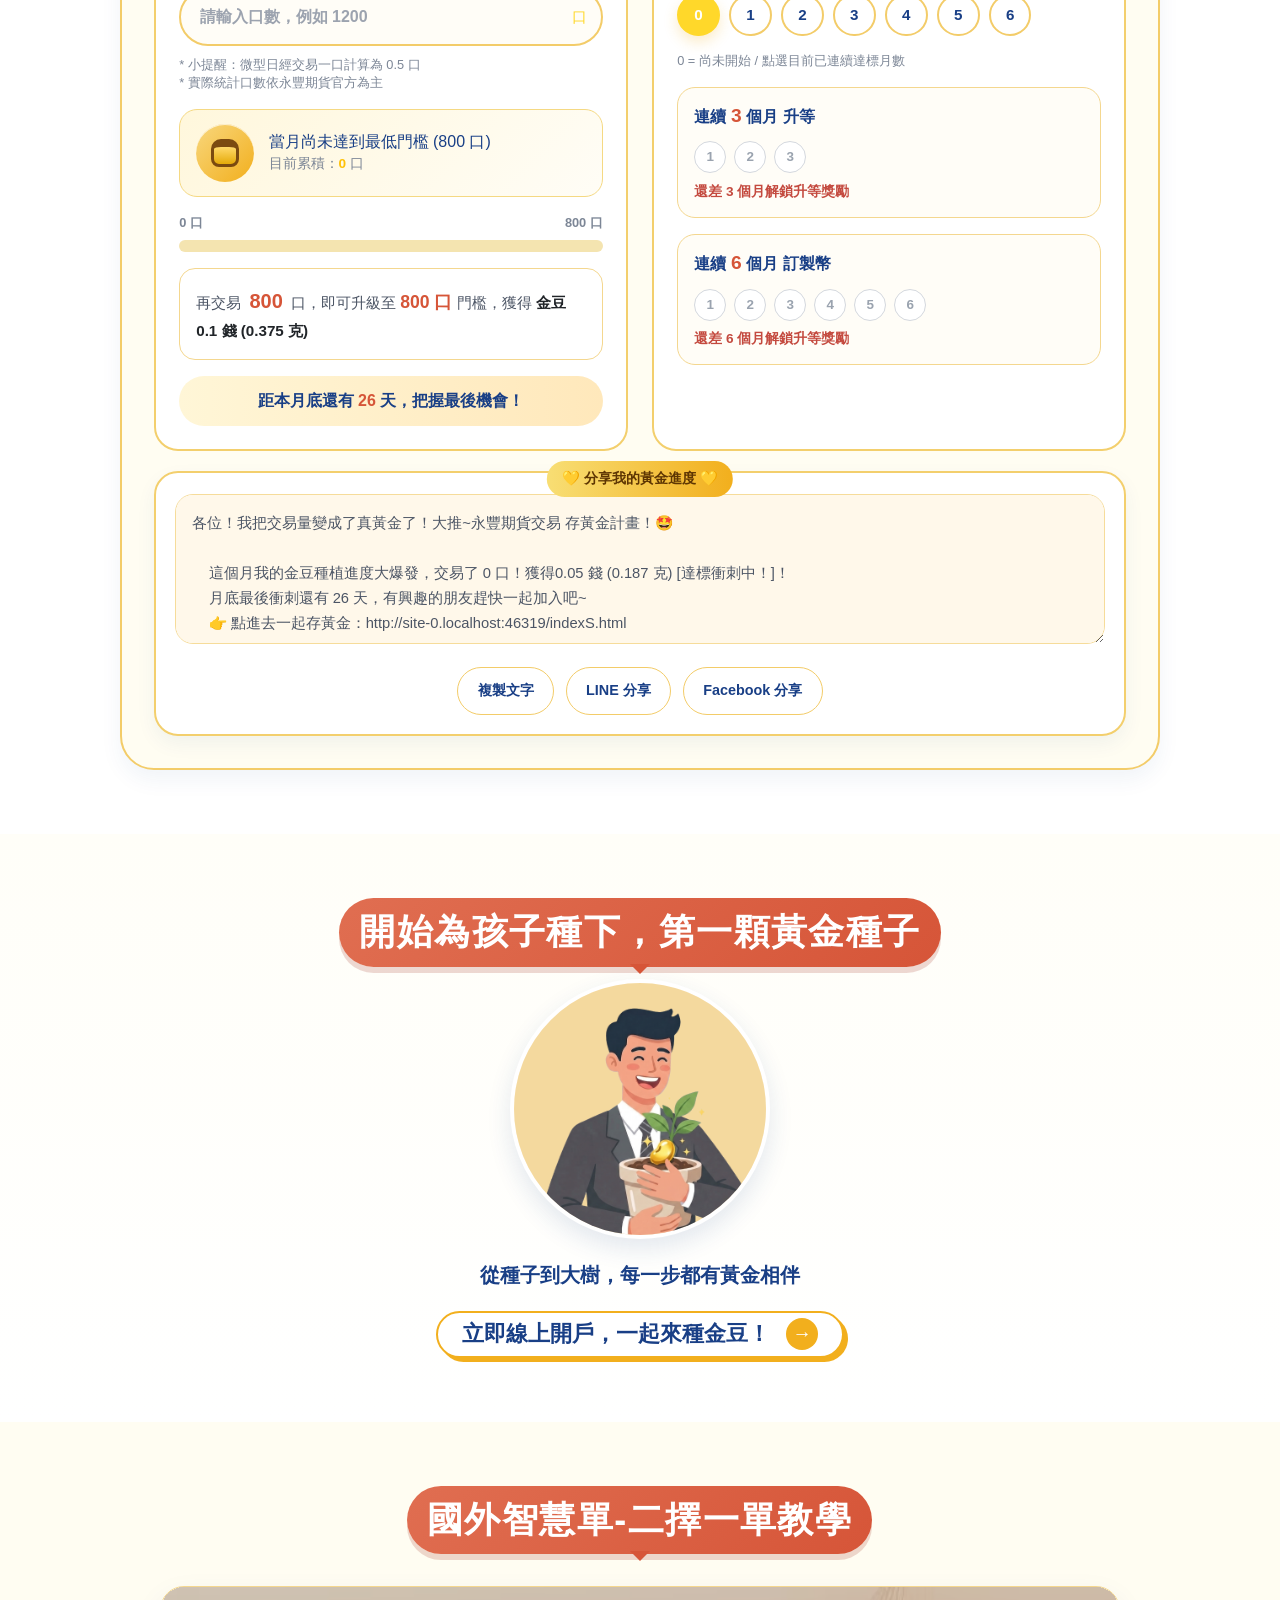
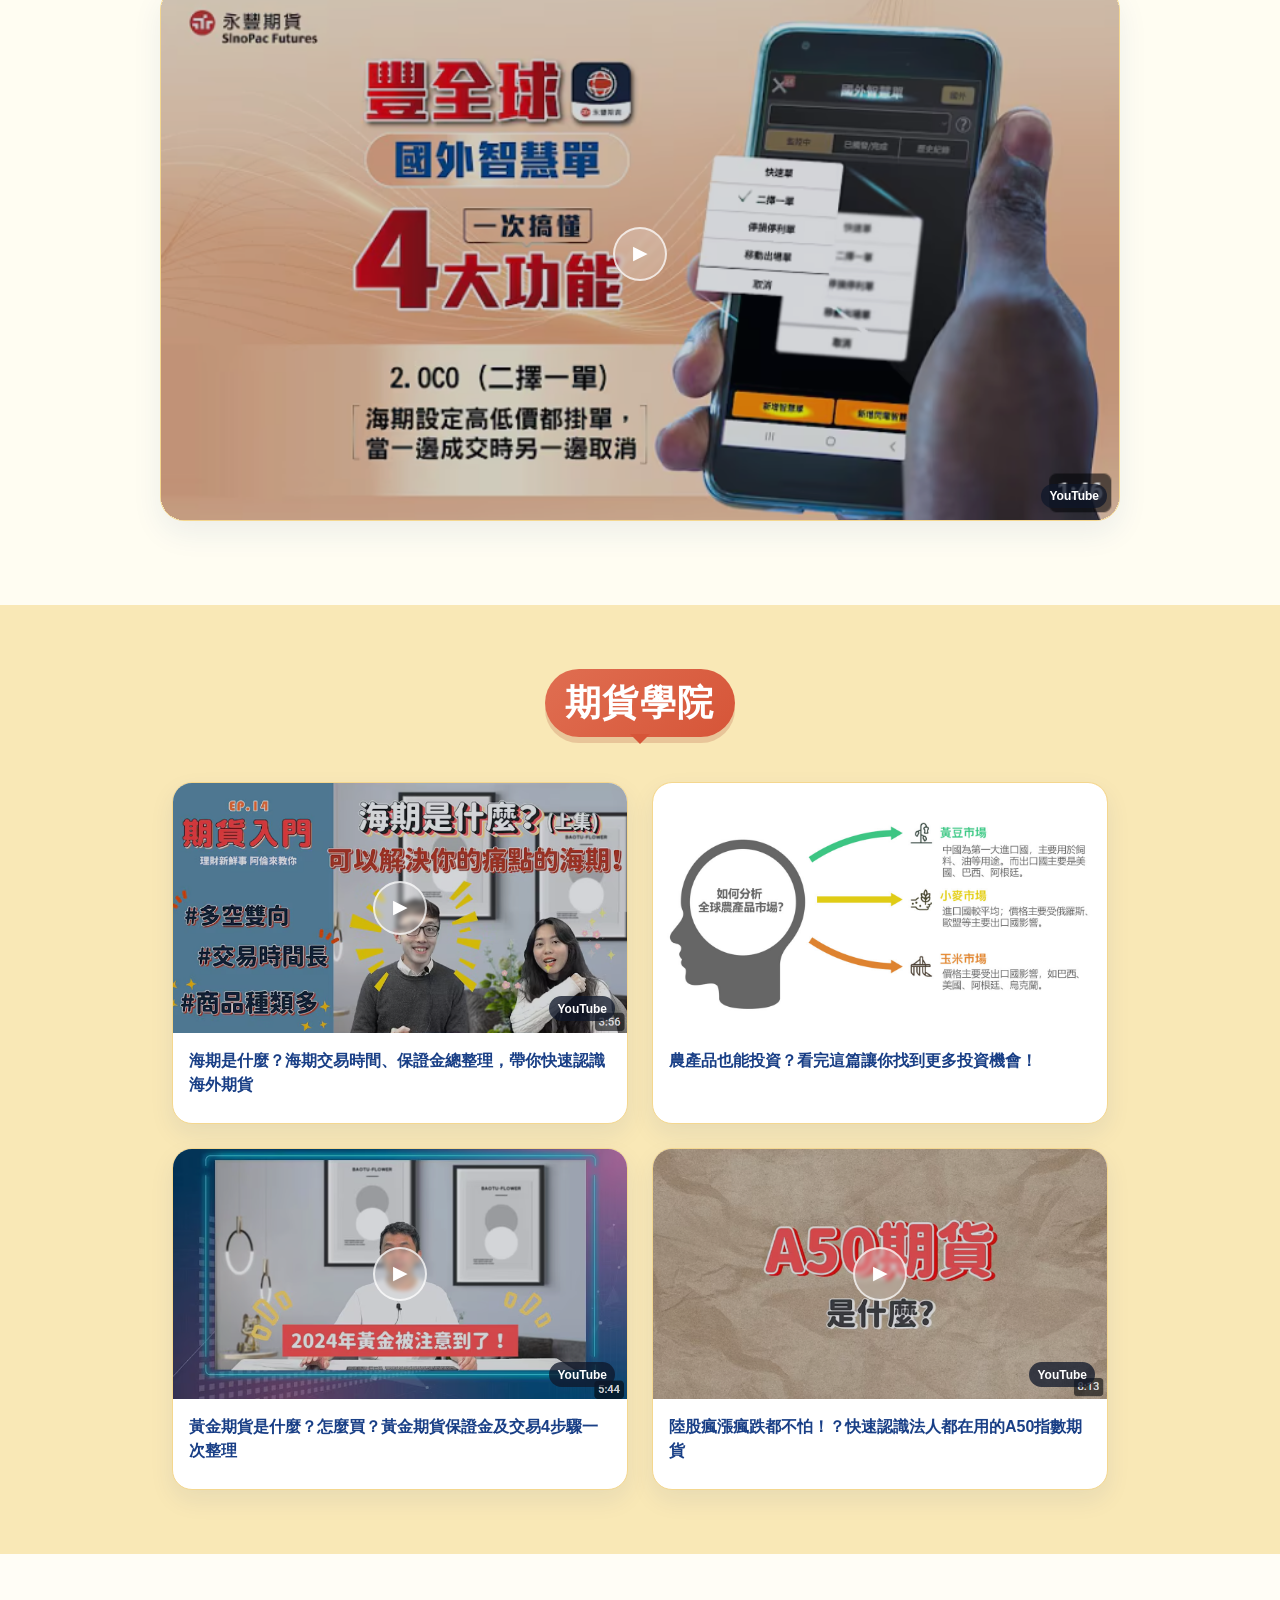
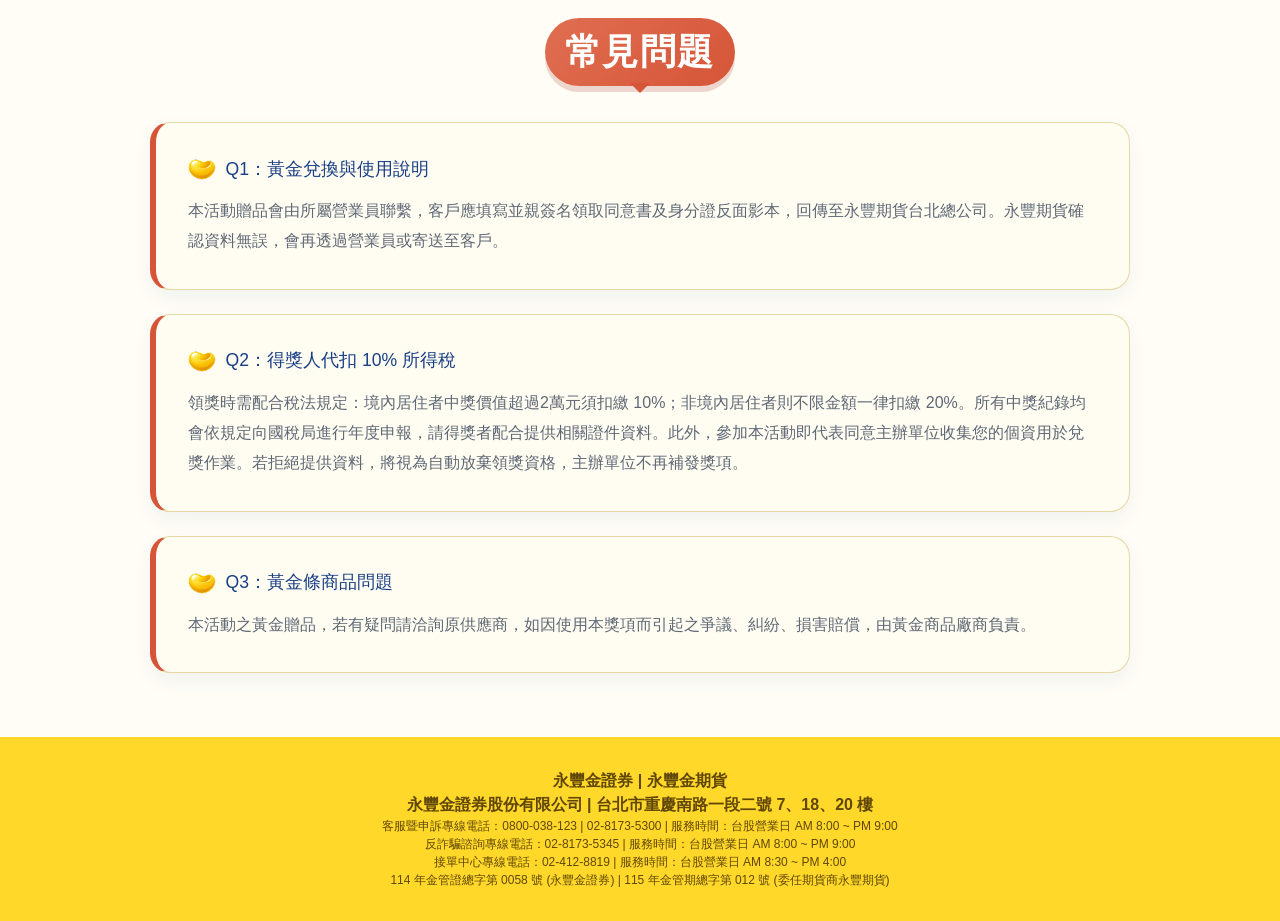
<file: indexS.html>
<!doctype html>
<html lang="zh-Hant">
  <head>
    <meta charset="utf-8">
    <meta name="viewport" content="width=device-width, initial-scale=1">
    <meta name="description" content="永豐期貨 × 交割有黃金計畫">
    <title>
      永豐期貨｜海期掏金季
    </title>
    <link rel="stylesheet" href="css/bootstrap.5.3.3.min.css">
    <link rel="stylesheet" href="css/animate.4.1.1.min.css">
    <link rel="stylesheet" href="css/style.css">
    <!-- Google Tag Manager -->
    <script>(function(w,d,s,l,i){w[l]=w[l]||[];w[l].push({'gtm.start':
    new Date().getTime(),event:'gtm.js'});var f=d.getElementsByTagName(s)[0],
    j=d.createElement(s),dl=l!='dataLayer'?'&l='+l:'';j.async=true;j.src=
    'https://www.googletagmanager.com/gtm.js?id='+i+dl;f.parentNode.insertBefore(j,f);
    })(window,document,'script','dataLayer','GTM-PB328CJ3');</script>
    <!-- End Google Tag Manager -->
  </head>
  <body>
    <!-- Google Tag Manager (noscript) -->
    <noscript><iframe src="https://www.googletagmanager.com/ns.html?id=GTM-PB328CJ3"
    height="0" width="0" style="display:none;visibility:hidden"></iframe></noscript>
    <!-- End Google Tag Manager (noscript) -->
    <nav class="navbar navbar-expand bg-white fixed-top shadow-sm">
      <div class="container px-3">
        <a class="navbar-brand" href="#top">
          <img src="assets/logo2.png" alt="永豐期貨">
        </a>
        <a class="btn btn-danger btn-sm ms-2" href="https://lihi3.me/SvM9j" target="_blank">
          立即線上開戶
        </a>
      </div>
    </nav>
    <main id="top">
      <header class="hero">
        <picture>
          <source media="(max-width: 380px)" srcset="assets/bannerM.jpg">
          <source media="(max-width: 980px)" srcset="assets/bannerP.jpg">
          <img src="assets/banner.jpg" alt="親子一起種下財富的種子">
        </picture>
        <div class="hero-copy container hero-actions">
          <a class="btn btn-danger btn-lg" href="https://lihi3.me/SvM9j" target="_blank">
            立即線上開戶參加活動
            <span>
              →
            </span>
          </a>
          <a class="btn btn-amber btn-lg" href="#rules">
            了解獎勵機制
          </a>
        </div>
      </header>

      <section class="section intro">
        <div class="container text-center">
          <h2 class="title-pill section-title intro-title animate__animated animate__zoomIn">
            <img class="goldicon" src="assets/goldicon.png" alt="">
            iPhone 升等快閃活動 <br>
            週週抽 i18，月月送折疊 Duo 512G
            <img class="goldicon" src="assets/goldicon.png" alt="">
          </h2>

          <div class="rules-plan-card text-center">
            <img class="img-fluid rounded-4" src="assets/2026Q4CMEiphone.png" alt="2026Q4CMEiphone">

            <div class="m-3">
              <a class="online-account-action" href="#top">
              <div class="online-account-action-text">
                快點擊上方 Banner，瞭解更多！
              </div>
              <div class="online-account-action-icon">
                →
              </div>
            </a>
            </div>

            <h5 class="rules-plan-title">
              讓你的金豆一秒變 iPhone！快閃方案 A、B、C 限時解鎖
            </h5>


            <!-- 快閃升等 iPhone 方案表格區塊 -->
            <div class="spf-upgrade-wrapper">
              <div class="spf-table-responsive">
                <table class="spf-upgrade-table">
                  <thead>
                    <tr>
                      <th class="col-title">快閃升等<br>iPhone 方案</th>
                      <th>活動區間</th>
                      <th>達標門檻</th>
                      <th>達標獎勵</th>
                      <th>補充</th>
                    </tr>
                  </thead>
                  <tbody>
                    <tr>
                      <td class="scheme-name">方案A</td>
                      <td>10、11、12月</td>
                      <td>單月達 3,500 口</td>
                      <td>iPhone 18 pro 256G</td>
                      <td class="text-left">
                        10、11、12 月中任 1 個月達標，可有 1 次升等優惠，升等當月不贈送金豆。
                      </td>
                    </tr>
                    <tr>
                      <td class="scheme-name">方案B</td>
                      <td>10、11、12月</td>
                      <td>單月達 6,500 口</td>
                      <td>iPhone 摺疊 Duo 512G</td>
                      <td class="text-left">
                        10、11、12 月中任 1 個月達標，可有 1 次升等優惠，升等當月不贈送金豆。
                      </td>
                    </tr>
                    <tr>
                      <td class="scheme-name">方案C</td>
                      <td>10、11、12月</td>
                      <td>10、11、12月<br>加總共 9,000 口</td>
                      <td>iPhone 摺疊 Duo 512G</td>
                      <td class="text-left">
                        <ul class="spf-note-list">
                          <li>3 個月加總口數達標</li>
                          <li>升等當月不贈金豆、不加贈 Q4 連續達標金幣</li>
                          <li>方案 C 不與方案 A、B 同時參加</li>
                        </ul>
                      </td>
                    </tr>
                  </tbody>
                </table>
              </div>



            <!-- 下方注意事項 -->
            <p>
              <small class="text-left">
                <ul class="p-0">
                  <li>*A、B方案，僅擇一擇優達標。</li>
                  <li>*以身份證字號計算。</li>
                  <li>*微型日經商品成交1口於本次活動計算為0.5口。</li>
                  <li>*本活動不適用法人戶。</li>
                  <li>*iPhone 18 256G 預計 2027 年春季開賣，所以會等發售後才贈獎給客戶。</li>
                </ul>
              </small>
            </p>
          </div>
        </div>
      </section>

      <section class="section intro">
        <div class="container text-center">
          <h2 class="title-pill section-title intro-title animate__animated animate__zoomIn">
            <img class="goldicon" src="assets/goldicon.png" alt="">
            永豐期貨 × 交易存黃金計畫
            <img class="goldicon" src="assets/goldicon.png" alt="">
          </h2>
          <h3 class="intro-heading">
            炫麗小金豆｜999.9 純金
          </h3>
          <div class="row g-4 justify-content-center">
            <div class="col-12 col-md-6 transition-transform hover:-translate-y-2">
              <a href="https://lihi3.me/cuELq" target="_blank">
                <article class="product-card">
                  <img src="assets/gold_jar.png" alt="炫麗小金豆 999.9 純金">
                  <h3>
                    炫麗小金豆
                  </h3>
                  <p>
                    999.9 純金
                  </p>
                </article>
              </a>
            </div>
            <div class="col-12 col-md-6 transition-transform hover:-translate-y-2">
              <article class="product-card">
                <img src="assets/gold_coins.png" alt="金豆育苗瓶">
                <h3>
                  金豆育苗瓶
                </h3>
                <p>
                  每月放入一顆，見證累積的每一步
                </p>
              </article>
            </div>
          </div>
        </div>
      </section>

      <section class="section spotlight animate-on-scroll animate__animated animate__fadeInUp">
        <div class="container">
          <div class="text-center">
            <h2 class="title-pill section-title intro-title animate__animated animate__zoomIn">
              交易的成果，不應該只停留在帳戶數字
            </h2>
          </div>
          <div class="row align-items-center g-4 mt-3 spotlight-wrap">
            <div class="col-lg-4 text-center">
              <div class="spotlight-figure">
                <img src="assets/figure4.png" alt="交易的成果，不應該只停留在帳戶數字">
              </div>
            </div>
            <div class="col-lg-8">
              <div class="spotlight-quote">
                <p>
                  每一筆交易的背後，
                  <br>
                  都有爸爸媽媽默默付出的辛勞。
                  <br>
                  現在，讓每一口交易都變成孩子手中看的見的真實黃金。
                </p>
              </div>
            </div>
          </div>
          <div class="row g-3 mt-2">
            <div class="col-12 col-md-4 transition-transform hover:-translate-y-2">
              <article class="benefit product-card">
                <div class="benefit-icon">
                  <img src="assets/spotlightIcon01.png" alt="交易也存金豆">
                </div>
                <h3>
                  交易也存金豆
                </h3>
                <p>
                  每次達標，即獲得實體金豆。直接轉化為可觸摸的財富。
                </p>
              </article>
            </div>
            <div class="col-12 col-md-4 transition-transform hover:-translate-y-2">
              <article class="benefit product-card">
                <div class="benefit-icon">
                  <img src="assets/spotlightIcon02.png" alt="金豆育苗儀式感">2
                </div>
                <h3>
                  金豆育苗儀式感
                </h3>
                <p>
                  金豆育苗瓶讓每月放入金條成為親子儀式，讓孩子感受財富累積的過程。
                </p>
              </article>
            </div>
            <div class="col-12 col-md-4 transition-transform hover:-translate-y-2">
              <article class="benefit product-card">
                <div class="benefit-icon">
                  <img src="assets/spotlightIcon03.png" alt="刻上姓名的紀念幣">
                </div>
                <h3>
                  刻上姓名的紀念幣
                </h3>
                <p>
                  刻有您名字的客製化金(銀)幣，讓您曾經交易的榮耀，被有溫度的紀錄下來。
                </p>
              </article>
            </div>
          </div>
        </div>
      </section>

      <section class="section rules scroll-mt-20" id="rules">
        <div class="container">
          <div class="text-center rules-intro">
            <h2 class="title-pill section-title intro-title animate__animated animate__zoomIn">
              活動獎勵機制
            </h2>
            <h3 class="rules-subtitle">
              從種子到大樹，每一步都有黃金相伴
            </h3>
          </div>

          <div class="rules-timeline">
            <div class="rules-step">
              <img src="assets/rules01.png" alt="第 1 個月">
              <span>第 1 個月</span>
            </div>
            <div class="rules-step">
              <img src="assets/rules02.png" alt="第 2 個月">
              <span>第 2 個月</span>
            </div>
            <div class="rules-step">
              <img src="assets/rules03.png" alt="第 3 個月">
              <span>第 3 個月</span>
            </div>
            <div class="rules-step">
              <img src="assets/rules04.png" alt="第 6 個月">
              <span>第 6 個月</span>
            </div>
          </div>

          <div class="rules-plan-card text-center">
            <div class="rules-plan-capsule">
              <h4>交易存黃金計畫1：讓永豐期貨陪您種下第一顆金豆！</h4>
            </div>
            <h5 class="rules-plan-title">
              首次開戶的新朋友，或 2026 年未曾交易海期的老朋友們看過來！
            </h5>
            <p>
              在2026年7-12月任 3 個月加總海期交易達 250 口，讓永豐期貨支持你！再加碼送你金豆１克！
            </p>
            <div class="table-responsive">
              <table class="table rules-table align-middle mb-0">
                <thead>
                  <tr>
                    <th width="50%">新戶定義</th>
                    <th width="50%">靜戶定義</th>
                  </tr>
                </thead>
                <tbody>
                  <tr class="text-left">
                    <td>首次在永豐期貨開戶，以身分證字號判斷（有永豐金證券戶但沒有期貨帳戶者，使用加開期貨亦符合加碼資格。）</td>
                    <td>2026/01/01~06/30 海外期貨無任何交易筆數，即符合靜戶定義。</td>
                  </tr>
                </tbody>
              </table>
            </div>
            <p class="text-left">
              <small class="text-muted">*小提醒：依客戶ID以一次為限、微日經商品以0.5口計算。</small>
            </p>
          </div>

          <div class="rules-plan-card text-center">
            <div class="rules-plan-capsule">
              <h4>交易存黃金計畫 2：金豆育苗瓶 每月看見財富的累積</h4>
            </div>
            <h5 class="rules-plan-title">
              透過每月存入的金豆，種下親子理財的種子
            </h5>
            <p>
              用「金豆育苗瓶」開啟每月的存金豆計劃，帶孩子親眼看見財富累積的過程，更在心中悄悄種下一顆受用一生的財商種子。
            </p>
            <div class="table-responsive">
              <table class="table rules-table align-middle mb-0">
                <thead>
                  <tr>
                    <th>當月交易口數</th>
                    <th>贈送黃金品項</th>
                  </tr>
                </thead>
                <tbody>
                  <tr>
                    <td>3500 口</td>
                    <td class="coin">金豆 1 錢（3.75克）</td>
                  </tr>
                  <tr>
                    <td>1,800 口</td>
                    <td class="coin">金豆 1 克</td>
                  </tr>
                  <tr>
                    <td>800 口</td>
                    <td class="coin">金豆0.1錢（0.375克）</td>
                  </tr>
                </tbody>
              </table>
            </div>
          </div>

          <div class="rules-plan-card text-center">
            <div class="rules-plan-capsule">
              <h4>大戶挑戰 再加碼</h4>
            </div>
            <p class="text-left">
              活動期間7-12月累積交易外期口數每達35,000(含)口，則再加碼1兩。<br>
              <b style="color: #D65538">舉例：</b>
              <br>
              若Ａ大戶海外期貨口數7-12月累積交易達80,000口，則共可加贈2兩。（每達35,000口贈一兩，活動期間內共符合2次，即加贈2兩。
            </p>
          </div>

          <div class="rules-plan-card">
            <div class="rules-plan-capsule">
              連續達標升等獎勵
            </div>
            <p class="rules-plan-copy">
              連續達標月數越多，獎勵越豐富——第 3 個月與第 6 個月各有升等驚喜
            </p>
            <div class="relative flex items-center justify-between max-w-3xl mx-auto mb-4 py-2">
              <!-- Connecting Line -->
              <div class="absolute left-6 right-6 top-1/2 -translate-y-1/2 h-1 bg-[#FBBF24] z-0"></div>
              <!-- Step 1 -->
              <div class="relative z-10 flex flex-col items-center">
                <span class="pb-1">　</span>
                <div class="w-12 h-12 rounded-full border-4 border-[#FBBF24] bg-white flex items-center justify-center font-black text-sm text-[#1E3A8A] shadow-sm">
                  1
                </div>
                <span class="text-xs text-gray-700 font-bold mt-2">第 1 個月</span>
              </div>
              
              <!-- Step 2 -->
              <div class="relative z-10 flex flex-col items-center">
                <span class="pb-1">　</span>
                <div class="w-12 h-12 rounded-full border-4 border-[#FBBF24] bg-white flex items-center justify-center font-black text-sm text-[#1E3A8A] shadow-sm">
                  2
                </div>
                <span class="text-xs text-gray-700 font-bold mt-2">第 2 個月</span>
              </div>
              
              <!-- Step 3 -->
              <div class="relative z-10 flex flex-col items-center">
                <span class="text-xs font-black text-spf-red pb-1">加贈</span>
                <div class="w-12 h-12 rounded-full border-4 border-[#FBBF24] bg-amber-50 flex items-center justify-center font-black text-sm text-[#1E3A8A] shadow-sm relative">
                  <!-- <span class="absolute -top-3 text-[14px]">🪙</span> -->
                   <img src="assets/goldicon3.png" class="w-75" alt="">
                </div>
                <span class="text-xs text-gray-700 font-bold mt-2">第 3 個月</span>
              </div>
              
              <!-- Step 4 -->
              <div class="relative z-10 flex flex-col items-center">
                <span class="pb-1">　</span>
                <div class="w-12 h-12 rounded-full border-4 border-[#FBBF24] bg-white flex items-center justify-center font-black text-sm text-[#1E3A8A] shadow-sm">
                  4
                </div>
                <span class="text-xs text-gray-700 font-bold mt-2">第 4 個月</span>
              </div>
              
              <!-- Step 5 -->
              <div class="relative z-10 flex flex-col items-center">
                <span class="pb-1">　</span>
                <div class="w-12 h-12 rounded-full border-4 border-[#FBBF24] bg-white flex items-center justify-center font-black text-sm text-[#1E3A8A] shadow-sm">
                  5
                </div>
                <span class="text-xs text-gray-700 font-bold mt-2">第 5 個月</span>
              </div>
              
              <!-- Step 6 -->
              <div class="relative z-10 flex flex-col items-center">
                <span class="text-xs font-black text-spf-red pb-1">訂製幣</span>
                <div class="w-12 h-12 rounded-full border-4 border-[#FBBF24] bg-amber-100 flex items-center justify-center font-black text-sm text-[#1E3A8A] shadow-md relative scale-110">
                  <img src="assets/goldicon2.png" class="w-75" alt="">
                </div>
                <span class="text-xs text-gray-700 font-bold mt-2">第 6 個月</span>
              </div>
            </div>

            <div class="grid grid-cols-1 lg:grid-cols-2 gap-8 max-w-5xl mx-auto text-left">
              <!-- Left Card -->
              <div class="notice-card rounded-3xl border border-gray-200 p-6">
                <div class="text-center mb-4">
                  <span class="inline-flex items-center gap-2 bg-[#FFD82A] px-5 py-2 rounded-full font-black text-sm md:text-base">
                    <span>
                      <img src="/assets/goldicon3.png" class="w-75" alt="">
                    </span> 
                    連續３個月達標-獲得總獎勵
                  </span>
                  <p class="text-gray-500 text-xs mt-2 mb-0">7、8、9月（Q3）、10、11、12月（Q4），採每季為統計區間</p>
                </div>
                <div class="table-responsive">
                  <table class="table-rule w-full border-collapse">
                    <tbody>
                      <tr>
                        <td class="bg-[#FEF3C7] text-blue-950 font-black p-3 text-center border border-gray-100 text-sm w-1/3">800 口<br><span class="text-[10px] font-normal text-gray-500">(單月)</span></td>
                        <td class="bg-white text-gray-800 p-3 border border-gray-100 text-sm">
                          <ul class="list-disc list-inside space-y-1 mb-0 font-bold">
                            <li>金豆0.1錢*3</li>
                            <li>金豆1克*1 (加碼贈)</li>
                          </ul>
                        </td>
                      </tr>
                      <tr>
                        <td class="bg-[#FEF3C7] text-blue-950 font-black p-3 text-center border border-gray-100 text-sm">1,800 口<br><span class="text-[10px] font-normal text-gray-500">(單月)</span></td>
                        <td class="bg-white text-gray-800 p-3 border border-gray-100 text-sm">
                          <ul class="list-disc list-inside space-y-1 mb-0 font-bold">
                            <li>金豆1克*3</li>
                            <li>金豆1.68克*1 (加碼贈)</li>
                          </ul>
                        </td>
                      </tr>
                      <tr>
                        <td class="bg-[#FEF3C7] text-blue-950 font-black p-3 text-center border border-gray-100 text-sm rounded-bl-2xl">3,500 口<br><span class="text-[10px] font-normal text-gray-500">(單月)</span></td>
                        <td class="bg-white text-gray-800 p-3 border border-gray-100 text-sm rounded-br-2xl">
                          <ul class="list-disc list-inside space-y-1 mb-0 font-bold">
                            <li>金豆1錢*3</li>
                            <li>金元寶0.5錢*1 (加碼贈)</li>
                          </ul>
                        </td>
                      </tr>
                    </tbody>
                  </table>
                </div>
                <p class="text-[10px] text-gray-400 mt-2 mb-0 text-right">*金豆0.1錢 (0.375克)、金元寶0.5錢 (1.875克)</p>
              </div>

              <!-- Right Card -->
              <div class="notice-card rounded-3xl border border-gray-200 p-6">
                <div class="text-center mb-4">
                  <span class="inline-flex items-center gap-2 bg-[#FFD82A] px-5 py-2 rounded-full font-black text-sm md:text-base">
                    <span>
                      <img src="/assets/goldicon2.png" class="w-75" alt="">
                    </span> 
                    連續6個月達標-獲得總獎勵
                  </span>
                  <p class="text-gray-500 text-xs mt-2 mb-0">7、8、9、10、11、12月 (H2) 都達門檻</p>
                </div>
                <div class="table-responsive">
                  <table class="table-rule w-full border-collapse">
                    <tbody>
                      <tr>
                        <td class="bg-[#FEF3C7] text-blue-950 font-black p-3 text-center border border-gray-100 text-sm w-1/3">800 口<br><span class="text-[10px] font-normal text-gray-500">(單月)</span></td>
                        <td class="bg-white text-gray-800 p-3 border border-gray-100 text-sm">
                          <ul class="list-disc list-inside space-y-1 mb-0 font-bold">
                            <li>金豆0.1錢*6</li>
                            <li>金豆1克*2 (加碼贈)</li>
                            <li>訂製銀幣1盎司*1 (加碼贈)</li>
                          </ul>
                        </td>
                      </tr>
                      <tr>
                        <td class="bg-[#FEF3C7] text-blue-950 font-black p-3 text-center border border-gray-100 text-sm">1,800 口<br><span class="text-[10px] font-normal text-gray-500">(單月)</span></td>
                        <td class="bg-white text-gray-800 p-3 border border-gray-100 text-sm">
                          <ul class="list-disc list-inside space-y-1 mb-0 font-bold">
                            <li>金豆1克*6</li>
                            <li>金豆1.68克*2 (加碼贈)</li>
                            <li>訂製金幣0.5錢*1 (加碼贈)</li>
                          </ul>
                        </td>
                      </tr>
                      <tr>
                        <td class="bg-[#FEF3C7] text-blue-950 font-black p-3 text-center border border-gray-100 text-sm rounded-bl-2xl">3,500 口<br><span class="text-[10px] font-normal text-gray-500">(單月)</span></td>
                        <td class="bg-white text-gray-800 p-3 border border-gray-100 text-sm rounded-br-2xl">
                          <ul class="list-disc list-inside space-y-1 mb-0 font-bold">
                            <li>金豆1錢*6</li>
                            <li>金元寶0.5錢*2 (加碼贈)</li>
                            <li>訂製金幣1錢*1 (加碼贈)</li>
                          </ul>
                        </td>
                      </tr>
                    </tbody>
                  </table>
                </div>
                <p class="text-[10px] text-gray-400 mt-2 mb-0 text-right">**訂製銀幣1盎司（31.1克）、訂製金幣1錢（3.75克）</p>
              </div>
            </div>

          </div>

          <div class="rules-plan-card">
            <div class="rules-plan-capsule">
              各門檻對應獎品一覽
            </div>
            <div class="table-responsive">
              <table class="table rules-table align-middle mb-0 text-center">
                <thead class="align-middle">
                  <tr>
                    <th>達標門檻</th>
                    <th>
                      連續 3 個月<br>
                      <small>（第三個月自動升等）</small>
                    </th>
                    <th>
                      連續 6 個月<br>
                      <small>（第六個月升等專屬訂製幣）</small>   
                  </tr>
                </thead>
                <tbody>
                  <tr>
                    <td>800 口以上</td>
                    <td class="coin">炫麗金豆 1 克</td>
                    <td class="coin">炫麗銀幣 1 盎司</td>
                  </tr>
                  <tr>
                    <td>1,800 口以上</td>
                    <td class="coin">炫麗金豆 1.68 克</td>
                    <td class="coin">炫麗金幣 0.5 錢</td>
                  </tr>
                  <tr>
                    <td>3,500 口以上</td>
                    <td class="coin">炫麗元寶 0.5 錢</td>
                    <td class="coin">炫麗金幣 1 錢</td>
                  </tr>
                </tbody>
              </table>
            </div>
          </div>
        </div>
      </section>
      <section class="section tracker" id="join">
        <div class="container">
          <div class="text-center">
            <h2 class="title-pill section-title intro-title animate__animated animate__zoomIn">
              我現在差多少口？
            </h2>
            <h3 class="rules-subtitle">
              輸入您本月的交易口數，即時查看距離下一個獎勵門檻還差多少
            </h3>
          </div>
          <div class="tracker-box">
            <div class="row g-4">
              <div class="col-12 col-lg-6">
                <div class="tracker-card tracker-card--main">
                  <div class="tracker-card-head">
                    <p class="tracker-kicker">
                      當月交易口數
                    </p>
                    <div class="tracker-input-group">
                      <input id="lots-input" class="tracker-input" type="number" min="0" placeholder="請輸入口數，例如 1200">
                      <span class="tracker-input-icon">口</span>
                    </div>
                    <p class="tracker-tip">
                      * 小提醒：微型日經交易一口計算為 0.5 口
                    <br>
                      * 實際統計口數依永豐期貨官方為主
                    </p>
                  </div>

                  <div class="tracker-bottle">
                    <div class="tracker-bottle-icon">
                      <div class="tracker-bottle-shape"></div>
                    </div>
                    <div>
                      <h4 id="bottle-status-text">
                        當月尚未達到最低門檻 (800 口)
                      </h4>
                      <p id="bottle-accumulated-text">
                        目前累積：<span>20</span> 口
                      </p>
                    </div>
                  </div>

                  <div class="tracker-progress-block">
                    <div class="tracker-progress-meta">
                      <span id="progress-bar-min">0 口</span>
                      <span id="progress-bar-max">800 口</span>
                    </div>
                    <div class="tracker-progress-track">
                      <div id="progress-bar-filled" class="tracker-progress-bar"></div>
                    </div>
                  </div>

                  <div id="milestone-description" class="tracker-note">
                    再交易 <strong>780</strong> 口，即可升級至 800 口門檻，獲得金豆 0.05 錢 (0.187 克)
                  </div>

                  <div class="tracker-countdown">
                    距本月底還有 <strong id="countdown-days-span">4</strong> 天，把握最後機會！
                  </div>
                </div>
              </div>

              <div class="col-12 col-lg-6">
                <div class="tracker-card tracker-card--side">
                  <div class="tracker-card-head tracker-card-head--compact">
                    <p class="tracker-kicker">
                      已連續達標月份
                    </p>
                  </div>

                  <div class="tracker-months">
                    <button type="button" class="tracker-month-btn is-active" data-month="0">0</button>
                    <button type="button" class="tracker-month-btn" data-month="1">1</button>
                    <button type="button" class="tracker-month-btn" data-month="2">2</button>
                    <button type="button" class="tracker-month-btn" data-month="3">3</button>
                    <button type="button" class="tracker-month-btn" data-month="4">4</button>
                    <button type="button" class="tracker-month-btn" data-month="5">5</button>
                    <button type="button" class="tracker-month-btn" data-month="6">6</button>
                  </div>
                  <p class="tracker-tip">
                    0 = 尚未開始 / 點選目前已連續達標月數
                  </p>

                  <div class="tracker-tier">
                    <div class="tracker-tier-title">
                      連續 <strong>3</strong> 個月 <span>升等</span>
                    </div>
                    <div class="tracker-tier-dots">
                      <span class="tracker-tier-dot" data-num="1">1</span>
                      <span class="tracker-tier-dot" data-num="2">2</span>
                      <span class="tracker-tier-dot" data-num="3">3</span>
                    </div>
                    <div id="l1-status" class="tracker-tier-status">
                      還差 <strong>3</strong> 個月解鎖升等獎勵
                    </div>
                  </div>

                  <div class="tracker-tier">
                    <div class="tracker-tier-title">
                      連續 <strong>6</strong> 個月 <span>訂製幣</span>
                    </div>
                    <div class="tracker-tier-dots">
                      <span class="tracker-tier-dot" data-num="1">1</span>
                      <span class="tracker-tier-dot" data-num="2">2</span>
                      <span class="tracker-tier-dot" data-num="3">3</span>
                      <span class="tracker-tier-dot" data-num="4">4</span>
                      <span class="tracker-tier-dot" data-num="5">5</span>
                      <span class="tracker-tier-dot" data-num="6">6</span>
                    </div>
                    <div id="l2-status" class="tracker-tier-status">
                      還差 <strong>6</strong> 個月解鎖升等獎勵
                    </div>
                  </div>
                </div>
              </div>
            </div>

            <div class="tracker-share-card">
              <div class="tracker-share-badge">
                💛 分享我的黃金進度 💛
              </div>
              <textarea id="share-textarea" class="tracker-share-textarea"></textarea>
              <div class="tracker-share-actions">
                <button type="button" id="btn-copy-text" class="tracker-share-btn">
                  複製文字
                </button>
                <button type="button" id="btn-line-share" class="tracker-share-btn">
                  LINE 分享
                </button>
                <button type="button" id="btn-fb-share" class="tracker-share-btn">
                  Facebook 分享
                </button>
              </div>
            </div>
          </div>
        </div>
      </section>
      <section class="section online-account-opening animate-on-scroll animate__animated animate__fadeInUp">
        <div class="container">
          <div class="text-center">
            <h2 class="title-pill section-title intro-title">
              開始為孩子種下，第一顆黃金種子
            </h2>
          </div>
          <div class="online-account-layout">
            <div class="online-account-avatar">
              <img src="assets/figure5.png" alt="從種子到大樹，每一步都有黃金相伴">
            </div>
            <div class="online-account-copy">
              從種子到大樹，每一步都有黃金相伴
            </div>
            <a class="online-account-action" href="https://lihi3.me/SvM9j" target="_blank" rel="noreferrer">
              <div class="online-account-action-text">
                立即線上開戶，一起來種金豆！
              </div>
              <div class="online-account-action-icon">
                →
              </div>
            </a>
          </div>
        </div>
      </section>
      <section class="section featured-video">
        <div class="container">
          <div class="text-center">
            <h2 class="title-pill section-title intro-title animate__animated animate__zoomIn">
              國外智慧單-二擇一單教學
            </h2>
          </div>
          <div class="single-video-feature">
            <a class="single-video-card single-video-card--plain" href="https://lihi3.me/p8urw" target="_blank" rel="noreferrer">
              <div class="single-video-media">
                <img src="assets/yt.png" alt="智慧單教學">
                <div class="video-thumbnail-overlay">
                  <div class="video-play-btn">
                    <span>▶</span>
                  </div>
                </div>
                <span class="video-duration">YouTube</span>
              </div>
            </a>
          </div>
        </div>
      </section>
      <section class="section learn">
        <div class="container">
          <div class="text-center">
            <h2 class="title-pill section-title intro-title animate__animated animate__zoomIn">
              期貨學院
            </h2>
          </div>
          <div class="row g-4 mt-2 m-auto learn-w">
            <div class="col-12 col-md-6">
              <a class="video-grid-card" href="https://lihi3.me/oefM8" target="_blank" rel="noreferrer">
                <div class="video-thumbnail-container">
                  <img src="assets/yt1.png" alt="海期是什麼？海期交易時間、保證金總整理，帶你快速認識海外期貨">
                  <div class="video-thumbnail-overlay">
                    <div class="video-play-btn">
                      <span>▶</span>
                    </div>
                  </div>
                  <span class="video-duration">YouTube</span>
                </div>
                <div class="video-grid-card-body">
                  <h3>
                    海期是什麼？海期交易時間、保證金總整理，帶你快速認識海外期貨
                  </h3>
                </div>
              </a>
            </div>
            <div class="col-12 col-md-6">
              <a class="video-grid-card" href="https://lihi3.me/8oybR" target="_blank" rel="noreferrer">
                <div class="video-thumbnail-container video-thumbnail-gradient gold">
                  <div class="video-thumbnail-overlay">
                    <img src="assets/overseas-futures-003-1.jpg" alt="農產品也能投資？看完這篇讓你找到更多投資機會！">
                  </div>
                  <!-- <div class="video-thumbnail-overlay">
                    <div class="video-play-btn">
                      <span>▶</span>
                    </div>
                  </div>
                  <span class="video-duration">YouTube</span> -->
                </div>
                <div class="video-grid-card-body">
                  <h3>
                    農產品也能投資？看完這篇讓你找到更多投資機會！
                  </h3>
                </div>
              </a>
            </div>
            <div class="col-12 col-md-6">
              <a class="video-grid-card" href="https://lihi3.me/dpKI1" target="_blank" rel="noreferrer">
                <div class="video-thumbnail-container">
                  <img src="assets/yt3.png" alt="黃金期貨是什麼？怎麼買？黃金期貨保證金及交易4步驟一次整理">
                  <div class="video-thumbnail-overlay">
                    <div class="video-play-btn">
                      <span>▶</span>
                    </div>
                  </div>
                  <span class="video-duration">YouTube</span>
                </div>
                <div class="video-grid-card-body">
                  <h3>
                    黃金期貨是什麼？怎麼買？黃金期貨保證金及交易4步驟一次整理
                  </h3>
                </div>
              </a>
            </div>
            <div class="col-12 col-md-6">
              <a class="video-grid-card" href="https://lihi3.me/i7Uqm" target="_blank" rel="noreferrer">
                <div class="video-thumbnail-container">
                  <img src="assets/yt4.png" alt="陸股瘋漲瘋跌都不怕！？快速認識法人都在用的A50指數期貨">
                  <div class="video-thumbnail-overlay">
                    <div class="video-play-btn">
                      <span>▶</span>
                    </div>
                  </div>
                  <span class="video-duration">YouTube</span>
                </div>
                <div class="video-grid-card-body">
                  <h3>
                    陸股瘋漲瘋跌都不怕！？快速認識法人都在用的A50指數期貨
                  </h3>
                </div>
              </a>
            </div>
          </div>
        </div>
      </section>

      <section class="section design-draft">
        <div class="container">
          <div class="text-center">
            <h2 class="title-pill section-title intro-title animate__animated animate__zoomIn">
              常見問題
            </h2>
          </div>
          <div class="design-draft-card">
            <div class="faq-item">
              <h3>
                <img class="faq-icon" src="assets/goldicon.png" alt="常見問題圖示">
                Q1：黃金兌換與使用說明
              </h3>
              <p>
                本活動贈品會由所屬營業員聯繫，客戶應填寫並親簽名領取同意書及身分證反面影本，回傳至永豐期貨台北總公司。永豐期貨確認資料無誤，會再透過營業員或寄送至客戶。
              </p>
            </div>
          </div>
          <div class="design-draft-card">
            <div class="faq-item">
              <h3>
                <img class="faq-icon" src="assets/goldicon.png" alt="常見問題圖示">
                Q2：得獎人代扣 10% 所得稅
              </h3>
              <p>
                領獎時需配合稅法規定：境內居住者中獎價值超過2萬元須扣繳 10%；非境內居住者則不限金額一律扣繳 20%。所有中獎紀錄均會依規定向國稅局進行年度申報，請得獎者配合提供相關證件資料。此外，參加本活動即代表同意主辦單位收集您的個資用於兌獎作業。若拒絕提供資料，將視為自動放棄領獎資格，主辦單位不再補發獎項。
              </p>
            </div>
          </div>
          <div class="design-draft-card">
            <div class="faq-item">
              <h3>
                <img class="faq-icon" src="assets/goldicon.png" alt="常見問題圖示">
                Q3：黃金條商品問題
              </h3>
              <p>
                本活動之黃金贈品，若有疑問請洽詢原供應商，如因使用本獎項而引起之爭議、糾紛、損害賠償，由黃金商品廠商負責。
              </p>
            </div>
          </div>
        </div>
      </section>
    </main>
    <footer>
      <div class="container">
        <strong>
          永豐金證券 | 永豐金期貨 <br>
          永豐金證券股份有限公司 | 台北市重慶南路一段二號 7、18、20 樓
        </strong>
        <p>
          客服暨申訴專線電話：0800-038-123 | 02-8173-5300 | 服務時間：台股營業日 AM 8:00 ~ PM 9:00  <br>
          反詐騙諮詢專線電話：02-8173-5345 | 服務時間：台股營業日 AM 8:00 ~ PM 9:00  <br>
          接單中心專線電話：02-412-8819 | 服務時間：台股營業日 AM 8:30 ~ PM 4:00  <br>
          114 年金管證總字第 0058 號 (永豐金證券) | 115 年金管期總字第 012 號 (委任期貨商永豐期貨)
        </p>
      </div>
    </footer>

  <!-- Load custom vanilla JS main controller -->
  <script type="module" src="js/threshold.js"></script>
  <script src="js/tailwindcss3.4.17.js"></script>
    <script>
    tailwind.config = {
      theme: {
        extend: {
          colors: {
            'spf-red': '#D65538',
            'spf-gold': '#D4AF37',
            'spf-cream': '#FFF9E6',
            'spf-dark': '#333333',
          }
        }
      }
    }
  </script>
  </body>
</html>
</file>
<file: css/style.css>
:root {
  --spf-red: #d65538;
  --spf-red-dark: #b94028;
  --spf-gold: #FFD82A;
  --spf-gold-soft: #fff4cf;
  --spf-gold-border: #f3cc69;
  --spf-blue: #193f86;
  --spf-ink: #263248;
  --spf-cream: #fffdf2;
}

* { box-sizing: border-box; }
html { scroll-behavior: smooth; }

body {
  margin: 0;
  background: var(--spf-cream);
  color: var(--spf-ink);
  font-family: "Noto Sans TC", "Microsoft JhengHei", sans-serif;
}

h1, h2, h3, p { margin-top: 0; }
h1, h2, h3 { font-weight: 800; }
h2 {
  margin-bottom: .65rem;
  font-size: clamp(1.55rem, 3vw, 2.25rem);
  letter-spacing: .02em;
}

/* --- 共用抽象群組 (不改動 HTML，僅合併選擇器) --- */

/* 1. 金色邊框卡片共用 */
.rules-plan-card,
.spotlight-quote,
.visual-block-card,
.tracker-box,
.spf-table-responsive {
  border: 2px solid var(--spf-gold-border);
  border-radius: 24px;
}
.rules-plan-card,
.spotlight-quote,
.visual-block-card,
.tracker-box,
.spf-table-responsive {
  box-shadow: 0 10px 22px rgba(25, 63, 134, .06);
}

/* 2. 懸停微位移與過渡效果 */
.btn,
.tracker-month-btn,
.tracker-share-btn,
.online-account-action,
.single-video-card,
.video-grid-card {
  transition: transform .2s ease, box-shadow .2s ease, background-color .2s ease;
}
.btn:hover,
.online-account-action:hover {
  transform: translateY(-2px);
}
.single-video-card:hover,
.video-grid-card:hover {
  color: inherit;
  text-decoration: none;
  transform: translateY(-3px);
  box-shadow: 0 16px 36px rgba(25, 63, 134, .14);
}
.tracker-month-btn:hover,
.tracker-share-btn:hover {
  transform: translateY(-1px);
}

/* 3. 圓形 / 膠囊居中容器 */
.rules-milestone-dot,
.faq-icon,
.benefit-icon,
.video-play-btn,
.tracker-month-btn,
.tracker-tier-dot,
.tracker-bottle-icon,
.online-account-action-icon {
  display: grid;
  place-items: center;
  border-radius: 50%;
}

.rules-plan-capsule,
.title-pill,
.section-title,
.online-account-bubble,
.single-video-badge,
.tracker-share-badge,
.tracker-countdown,
.growth span,
.video-duration,
.tracker-progress-track,
.tracker-progress-bar,
.btn,
.tracker-input,
.tracker-share-btn {
  border-radius: 999px;
}

/* 4. 氣泡對話框小三角箭頭共用 */
.intro-title::after,
.video-intro-bubble::after {
  position: absolute;
  left: 50%;
  width: 0;
  height: 0;
  content: "";
  border: 10px solid transparent;
  border-top-color: var(--spf-red);
  transform: translateX(-50%);
}
.intro-title::after { bottom: -17px; }
.video-intro-bubble::after { bottom: -12px; }

/* --- 導覽列與 Hero --- */
.navbar {
  min-height: 58px;
  background: rgba(255, 255, 255, .96) !important;
}
.navbar-brand img { display: block; vertical-align: middle; max-width: 100%; max-height: 40px; }

.hero {
  position: relative;
  height: clamp(520px, 52vw, 710px);
  overflow: hidden;
  background-color: #fffdf4;
}
.hero picture,
.hero picture img {
  display: block;
  width: 100%;
  height: 100%;
  object-fit: contain;
  object-position: center;
}
.hero::after { position: absolute; inset: 0; content: ""; }

.hero-actions {
  position: absolute;
  z-index: 1;
  bottom: clamp(2rem, 7vw, 5rem);
  left: 50%;
  display: flex;
  justify-content: center;
  gap: .8rem;
  width: min(100% - 2rem, 680px);
  transform: translateX(-50%);
}
.hero-actions .btn {
  min-width: 220px;
  border: 2px solid #fff;
  box-shadow: 0 4px 0 rgba(52, 42, 20, .3);
}

.goldicon { max-width: 36px; display: inline; margin: 0 5px; }
.btn { font-weight: 800; }
.btn-danger { background-color: var(--spf-red); border-color: var(--spf-red); }
.btn-danger:hover { background-color: var(--spf-red-dark); border-color: var(--spf-red-dark); }
.btn-amber { color: #53390b; background: var(--spf-gold); border: 2px solid #fff; box-shadow: 0 3px 0 #b47b00; }
.btn-amber:hover { color: #53390b; background: #ffca42; }

/* --- 區塊背景與排版 --- */
.section { padding: clamp(3.5rem, 5vw, 5.5rem) 0; }
.intro { position: relative; overflow: hidden; background: #fffdf4; }
.intro::before, .intro::after {
  position: absolute;
  z-index: 0;
  color: #f9e7ad;
  content: "▰  ▰\A▰  ▰";
  font-size: 3rem;
  letter-spacing: .3rem;
  line-height: 1.35;
  opacity: .65;
  white-space: pre;
}
.intro::before { top: 2rem; left: -1rem; transform: rotate(-10deg); }
.intro::after { right: -1rem; bottom: 2rem; transform: rotate(10deg); }
.intro .container { position: relative; z-index: 1; max-width: 980px; }
.intro-title { position: relative; padding: .65rem 1.8rem; font-size: clamp(1.1rem, 2.8vw, 1.8rem); }
.intro-heading { margin: 2.4rem 0 1.9rem; color: #2860b0; font-size: 1.4rem; font-weight: 700; }

.why, .tracker, .spotlight { background: #fff; }
.visual-block { background: linear-gradient(180deg, #fffdf4 0%, #fff 100%); }
.rules { background: #f8f0d8; }
.learn { background: #f9e8b6; }
.learn .learn-w { max-width: 960px; }

/* --- 規則與時程表 --- */
.rules-intro { margin-bottom: 2rem; }
.rules-subtitle { margin-bottom: .75rem; color: var(--spf-blue); font-size: clamp(1.35rem, 2.55vw, 1.9rem); font-weight: 800; }
.rules-lead { max-width: 760px; margin: 0 auto; color: #5a6473; font-size: 1rem; font-weight: 700; line-height: 1.8; }
.rules-timeline { display: grid; grid-template-columns: repeat(4, minmax(0, 1fr)); gap: 1rem; margin: 2rem auto; max-width: 960px; }
.rules-step { display: flex; flex-direction: column; align-items: center; gap: .7rem; }
.rules-step img { display: block; height: 76px; object-fit: contain; }
.rules-step span { color: var(--spf-blue); font-size: .95rem; font-weight: 800; }

.rules-plan-card {
  max-width: 960px;
  margin: 1.25rem auto 0;
  padding: clamp(1.1rem, 2.5vw, 1.6rem);
  background: #fff;
}
.rules-plan-capsule {
  display: inline-flex;
  align-items: center;
  justify-content: center;
  width: 100%;
  margin-bottom: 1rem;
  padding: .5rem 1.4rem;
  background: #fff;
  border: 2.5px solid var(--spf-gold);
  color: #1e3a8a;
  font-size: 1.05rem;
  font-weight: 800;
  box-shadow: 0 4px 10px rgba(242, 175, 29, .08);
}
.rules-plan-title { margin-bottom: .7rem; color: var(--spf-blue); font-size: clamp(1.05rem, 2vw, 1.25rem); font-weight: 800; }
.rules-plan-card p { margin-bottom: .9rem; color: #58606f; line-height: 1.8; }
.rules-plan-copy { font-weight: 700; }

.rules-table { overflow: hidden; border-radius: 1.2rem; }
.rules-table thead th { border: 0; background: var(--spf-blue); color: #fff; }
.rules-table td { border-color: #f0e2b6; color: #4d5560; background: #fffdf5; }
.rules-table tbody tr:nth-child(2n) td { background: #fff; }

.rules-milestone-track { display: flex; align-items: center; justify-content: center; gap: .7rem; margin: 1rem 0 1.25rem; }
.rules-milestone-dot { width: 2.35rem; height: 2.35rem; background: #fff; border: 2px solid #ead28b; color: #9ca2ad; font-size: .9rem; font-weight: 800; }
.rules-milestone-dot.is-active,
.tracker-month-btn.is-active,
.tracker-tier-dot.is-active {
  background: var(--spf-gold);
  border-color: var(--spf-gold);
  color: #fff;
}
.rules-milestone-grid { display: grid; grid-template-columns: repeat(2, minmax(0, 1fr)); gap: 1rem; }
.rules-milestone-card { padding: 1rem; background: #fffdf5; border: 1px solid #f3dfaa; border-radius: 18px; }
.rules-milestone-card h5 { margin-bottom: .4rem; color: var(--spf-blue); font-size: 1rem; }
.rules-milestone-card p { margin-bottom: 0; font-size: .92rem; }
.notice-card { background: #fffaf0; }
.rules-list { margin: 0; padding-left: 1.2rem; color: #5a6473; line-height: 1.9; }
.scroll-mt-20 { scroll-margin-top: 80px; }

/* --- 聚光燈與視覺展示區 --- */
.spotlight-wrap { margin-top: 1.5rem; }
.spotlight-figure {
  display: inline-flex;
  width: min(100%, 280px);
  aspect-ratio: 1;
  align-items: center;
  justify-content: center;
  padding: 1rem;
  background: linear-gradient(145deg, #f8e3b2, #fff7da);
  border: 2px solid var(--spf-gold-border);
  border-radius: 50%;
  box-shadow: 0 10px 24px rgba(25, 63, 134, .12);
}
.spotlight-figure img { display: block; width: 100%; height: 100%; object-fit: contain; }
.spotlight-quote { padding: clamp(1.2rem, 2.5vw, 2rem); background: #fffef9; }
.spotlight-quote p { margin-bottom: 0; color: #4d5562; font-size: clamp(1rem, 2vw, 1.25rem); font-weight: 700; line-height: 1.9; }
.spotlight-subtitle { color: var(--spf-blue); font-size: clamp(1.35rem, 2.5vw, 1.8rem); }

.visual-block-card { padding: clamp(1.35rem, 3vw, 2rem); background: #fffef8; }
.visual-block-card h2 { color: var(--spf-blue); }
.visual-block-image { display: block; width: 100%; max-height: 360px; object-fit: contain; background: #fff; border-radius: 18px; }

.design-draft { background: #fffdf6; }
.design-draft-card {
  max-width: 980px;
  margin: 1.5rem auto 0;
  padding: clamp(1.25rem, 3vw, 2rem);
  background: var(--spf-cream);
  border: 1px solid #e7d7a2;
  border-left: 6px solid var(--spf-red);
  border-radius: 20px;
  box-shadow: 0 8px 20px rgba(25, 63, 134, .06);
}

/* --- 快閃升等 iPhone 表格模組 --- */
.spf-upgrade-wrapper { max-width: 1000px; margin: 30px auto; color: var(--spf-ink); }
.spf-table-responsive { width: 100%; overflow-x: auto; background: #ffffff; }
.spf-upgrade-table {
  width: 100%;
  min-width: 760px;
  border-collapse: separate;
  border-spacing: 0;
  text-align: center;
  font-size: 16px;
  line-height: 1.5;
}
.spf-upgrade-table thead th {
  background-color: #2b6cb0;
  color: #ffffff;
  font-weight: 500;
  padding: 16px 12px;
  border-right: 1.5px solid #ffffff;
}
.spf-upgrade-table thead th:last-child,
.spf-upgrade-table tbody td:last-child { border-right: none; }
.spf-upgrade-table tbody td {
  padding: 24px 16px;
  border-right: 1.5px solid #ffffff;
  border-bottom: 1.5px solid #ffffff;
  vertical-align: middle;
}
.spf-upgrade-table tbody tr:nth-child(odd) td:not(.scheme-name) { background-color: #f8f9fa; }
.spf-upgrade-table tbody tr:nth-child(even) td:not(.scheme-name) { background-color: #ffffff; }
.spf-upgrade-table tbody td.scheme-name {
  background-color: #ffd13b;
  color: #000;
  /* font-weight: bold; */
  font-size: 18px;
  width: 130px;
}
.spf-upgrade-table td.text-left { text-align: left; }
.spf-note-list { margin: 0; padding-left: 20px; list-style-type: disc; }
.spf-note-list li { margin-bottom: 6px; }
.spf-note-list li:last-child { margin-bottom: 0; }
.spf-table-notes { margin-top: 14px; padding: 0 8px; font-size: 13.5px; color: #555555; line-height: 1.6; }
.spf-table-notes p { margin: 2px 0; }

/* --- FAQ & 標題膠囊 --- */
.faq-item h3 { display: flex; align-items: center; gap: .6rem; margin-bottom: .8rem; color: var(--spf-blue); font-size: 1.1rem; }
.faq-icon { width: 28px; height: 28px; color: #fff; font-size: 1rem; font-weight: 900; }
.faq-item p { margin-bottom: 0; color: #5f6875; line-height: 1.9; }

.title-pill,
.section-title {
  display: inline-flex;
  align-items: center;
  justify-content: center;
  margin: 0 0 .75rem;
  padding: .45rem 1.25rem;
  color: #fff;
  background: linear-gradient(135deg, #e06e51 0%, var(--spf-red) 100%);
  font-size: 2.25rem;
  font-weight: 800;
  line-height: 1.5;
  letter-spacing: .04em;
  box-shadow: 0 6px 0 rgba(157, 42, 22, .18);
}
.lead { color: #657083; }

/* --- 卡片共通邊框與單元 --- */
.product-card,
.benefit,
.rule-card,
.notice {
  background: #fff;
  border: 1.5px solid var(--spf-gold-border);
  border-radius: 16px;
}
.product-card {
  height: 100%;
  padding: 1.9rem;
  border: 2px solid #f5a90d;
  box-shadow: 5px 5px 0 #f7b51c;
}
.product-card img { width: 100%; object-fit: cover; border-radius: 16px; }
.product-card h3 { margin: 1.1rem 0 .25rem; color: #2860b0; font-size: clamp(1.35rem, 3vw, 1.85rem); font-weight: 700; }
.product-card p { margin-bottom: 0; color: #555; font-size: 1rem; font-weight: 700; }

.benefit { height: 100%; padding: 1.65rem 1rem; text-align: center; background: #fffef9; }
.benefit .product-card img { height: auto; }
.benefit-icon { width: 42px; height: 42px; margin: 0 auto .75rem; color: #fff; background: var(--spf-gold); font-weight: 900; }
.benefit h3 { font-size: 1.08rem; color: var(--spf-blue); }
.benefit p { margin-bottom: 0; color: #687180; font-size: .9rem; }

.growth {
  position: relative;
  max-width: 640px;
  margin-right: auto !important;
  margin-left: auto !important;
}
.growth::before {
  position: absolute;
  right: 10%;
  bottom: 39px;
  left: 10%;
  z-index: 0;
  height: 4px;
  content: "";
  background: var(--spf-gold-border);
}
.growth div { z-index: 1; color: var(--spf-blue); text-align: center; font-size: .8rem; font-weight: 800; }
.growth img { display: block; height: 76px; margin: auto; }
.growth span { display: block; padding: .2rem .5rem; background: #fff8dc; }

.rule-card, .notice { max-width: 850px; margin: 1rem auto; padding: clamp(1rem, 3vw, 1.5rem); }
.rule-card > p { color: #5e6877; font-size: .92rem; line-height: 1.75; }
.rule-card h3, .notice h3 { color: var(--spf-blue); font-size: 1rem; }
.table { margin-bottom: 0; overflow: hidden; border-radius: 10px; font-size: .88rem; }
.table thead th { color: #fff; background: var(--spf-blue); border: 0; }
.coin { color: #bd7b00; font-weight: 800; }
.notice { background: #fffdf6; }
.notice ul { margin-bottom: 0; padding-left: 1.2rem; color: #626c7a; font-size: .88rem; line-height: 1.9; }

/* --- 追蹤計算區 (Tracker) --- */
.tracker-box {
  max-width: 1040px;
  margin: 2rem auto 0;
  padding: clamp(1.2rem, 3vw, 2rem);
  background: var(--spf-cream);
  border-radius: 34px;
}
.tracker-card {
  display: flex;
  flex-direction: column;
  gap: 1rem;
  height: 100%;
  padding: clamp(1.1rem, 2.4vw, 1.45rem);
  background: #fff;
  border: 2px solid #f3cf6d;
  border-radius: 24px;
}
.tracker-card-head { display: flex; flex-direction: column; gap: .6rem; }
.tracker-kicker { margin: 0; color: var(--spf-blue); font-size: .9rem; font-weight: 800; letter-spacing: .04em; text-transform: uppercase; }
.tracker-input-group { position: relative; }
.tracker-input {
  width: 100%;
  padding: .95rem 3rem .95rem 1.15rem;
  border: 2px solid var(--spf-gold-border);
  color: var(--spf-blue);
  background: #fffdf7;
  font-weight: 700;
}
.tracker-input:focus {
  outline: none;
  border-color: var(--spf-gold);
  box-shadow: 0 0 0 4px rgba(242, 175, 29, .16);
}
.tracker-input-icon {
  position: absolute;
  top: 50%;
  right: 1rem;
  color: var(--spf-gold);
  font-size: .95rem;
  transform: translateY(-50%);
}
.tracker-tip { margin: 0; color: #7c8696; font-size: .8rem; line-height: 1.45; }

.tracker-bottle {
  display: flex;
  align-items: center;
  gap: .9rem;
  padding: .9rem 1rem;
  background: linear-gradient(135deg, #fff7dc 0%, #fffdf6 100%);
  border: 1px solid #f5d983;
  border-radius: 18px;
}
.tracker-bottle-icon {
  width: 58px;
  height: 58px;
  flex-shrink: 0;
  background: linear-gradient(135deg, #f8d77d 0%, #f2af1d 100%);
  box-shadow: inset 0 1px 0 rgba(255, 255, 255, .7);
}
.tracker-bottle-shape {
  position: relative;
  width: 28px;
  height: 28px;
  border: 3px solid #7b4a10;
  border-top-width: 8px;
  border-radius: 10px 10px 8px 8px;
  background: linear-gradient(180deg, #ffd96a 0%, #e5aa09 100%);
}
.tracker-bottle h4 { margin-bottom: .15rem; color: var(--spf-blue); font-size: 1rem; }
.tracker-bottle p { margin: 0; color: #7c8696; font-size: .85rem; }
.tracker-bottle p span,
.tracker-note strong,
.tracker-countdown strong,
.tracker-tier-title strong { color: var(--spf-red); }

.tracker-progress-block { display: flex; flex-direction: column; gap: .45rem; }
.tracker-progress-meta { display: flex; justify-content: space-between; color: #7c8696; font-size: .8rem; font-weight: 700; }
.tracker-progress-track { height: 12px; overflow: hidden; background: #f4e4b0; }
.tracker-progress-bar { width: 0%; height: 100%; background: linear-gradient(90deg, #f9cd3b 0%, #f2af1d 100%); transition: width .45s ease; }

.tracker-note {
  padding: .95rem 1rem;
  background: #fff;
  border: 1px solid #f4d78f;
  border-radius: 16px;
  color: #4c5565;
  font-size: .95rem;
  line-height: 1.7;
}
.tracker-note strong { font-size: 1.1rem; }
.tracker-countdown {
  padding: .8rem 1rem;
  background: linear-gradient(90deg, #fff6d7 0%, #ffe8bb 100%);
  color: var(--spf-blue);
  font-weight: 800;
  text-align: center;
}
.tracker-card--side { justify-content: flex-start; }
.tracker-months { display: flex; flex-wrap: wrap; gap: .6rem; }
.tracker-month-btn {
  width: 2.65rem;
  height: 2.65rem;
  background: #fff;
  border: 2px solid var(--spf-gold-border);
  color: var(--spf-blue);
  font-size: .95rem;
  font-weight: 900;
}
.tracker-month-btn.is-active { box-shadow: 0 6px 14px rgba(242, 175, 29, .24); }

.tracker-tier { padding: .9rem 1rem; background: #fffdf7; border: 1px solid #f4d78f; border-radius: 18px; }
.tracker-tier-title { display: flex; align-items: center; gap: .3rem; margin-bottom: .65rem; color: var(--spf-blue); font-weight: 800; }
.tracker-tier-title strong { font-size: 1.2rem; }
.tracker-tier-dots { display: flex; flex-wrap: wrap; gap: .5rem; margin-bottom: .55rem; }
.tracker-tier-dot { width: 2rem; height: 2rem; background: #fff; border: 1px solid #d4d8de; color: #9aa3af; font-size: .84rem; font-weight: 700; }
.tracker-tier-status { color: #c44a3f; font-size: .85rem; font-weight: 700; }

.tracker-share-card {
  position: relative;
  margin-top: 1.25rem;
  padding: 1.35rem 1.2rem 1.2rem;
  background: #fff;
  border: 2px solid #f3cf6d;
  border-radius: 24px;
  box-shadow: 0 8px 20px rgba(25, 63, 134, .06);
}
.tracker-share-badge {
  position: absolute;
  top: -0.75rem;
  left: 50%;
  display: inline-flex;
  align-items: center;
  gap: .35rem;
  padding: .45rem .95rem;
  background: linear-gradient(90deg, #f8de74 0%, #f2af1d 100%);
  color: #5e3603;
  font-size: .9rem;
  font-weight: 800;
  transform: translateX(-50%);
}
.tracker-share-textarea {
  width: 100%;
  min-height: 150px;
  padding: 1rem;
  background: #fff8ea;
  border: 1px solid #f6dc9a;
  border-radius: 18px;
  color: #4c5565;
  font-size: .92rem;
  line-height: 1.7;
  resize: vertical;
}
.tracker-share-actions { display: flex; flex-wrap: wrap; justify-content: center; gap: .75rem; margin-top: 1rem; }
.tracker-share-btn {
  padding: .75rem 1.2rem;
  background: #fff;
  border: 1px solid var(--spf-gold-border);
  color: var(--spf-blue);
  font-size: .9rem;
  font-weight: 700;
}
.tracker-share-btn:hover { box-shadow: 0 6px 12px rgba(25, 63, 134, .08); }

/* --- 線上開戶區塊 --- */
.online-account-opening { background: linear-gradient(180deg, #fffef8 0%, #fff 100%); }
.online-account-opening .online-account-bubble {
  position: relative;
  display: inline-flex;
  align-items: center;
  justify-content: center;
  margin: 0 auto 2rem;
  padding: 1rem 1.5rem;
  color: #fff;
  background: var(--spf-red);
  font-size: clamp(1.2rem, 2.4vw, 1.7rem);
  font-weight: 800;
  box-shadow: 0 6px 0 rgba(157, 42, 22, .18);
}
.online-account-opening .online-account-layout {
  display: flex;
  flex-direction: column;
  align-items: center;
  justify-content: center;
  gap: 1.25rem;
}
.online-account-opening .online-account-avatar {
  display: flex;
  width: clamp(180px, 24vw, 260px);
  aspect-ratio: 1;
  align-items: center;
  justify-content: center;
  overflow: hidden;
  background: #f6e4bf;
  border: 4px solid #fff;
  border-radius: 50%;
  box-shadow: 0 10px 24px rgba(25, 63, 134, .12);
}
.online-account-opening .online-account-avatar img {
  display: block;
  width: 100%;
  height: 100%;
  object-fit: cover;
  transform: translateY(8px) scale(1.08);
}
.online-account-opening .online-account-copy {
  max-width: 560px;
  color: var(--spf-blue);
  font-size: clamp(1rem, 2vw, 1.25rem);
  font-weight: 800;
  line-height: 1.6;
  text-align: center;
}
.online-account-action {
  display: inline-flex;
  align-items: center;
  gap: 1rem;
  padding: .3rem 1.5rem;
  color: var(--spf-ink);
  background: #fff;
  border: 2px solid #F2AF1D;
  border-radius: 30px;
  box-shadow: 4px 4px 0 #F2AF1D;
  text-decoration: none;
}
.online-account-action:hover {
  box-shadow: 2px 2px 0 #F2AF1D;
}
.online-account-action-text {
  color: var(--spf-blue);
  font-size: clamp(1.1rem, 2vw, 1.4rem);
  font-weight: 800;
  line-height: 1.5;
}
.online-account-action-icon {
  width: 32px;
  height: 32px;
  color: #fff;
  background: #F2AF1D;
  font-size: 1.2rem;
  font-weight: 900;
}

/* --- 影片清單與卡片 --- */
.single-video-feature { margin: 1.25rem auto; max-width: 960px; }
.featured-video-hero { margin: 0 0 1.4rem; }
.featured-video-hero .single-video-media { min-height: 220px; }
.single-video-card {
  display: flex;
  flex-wrap: wrap;
  color: inherit;
  text-decoration: none;
  background: #fffef9;
  border: 1px solid #f4d78f;
  border-radius: 24px;
  overflow: hidden;
  box-shadow: 0 12px 30px rgba(25, 63, 134, .08);
}
.single-video-card--plain { display: block; }
.single-video-media {
  position: relative;
  flex: 1 1 320px;
  min-height: 260px;
  overflow: hidden;
}
.single-video-media img { display: block; width: 100%; height: 100%; object-fit: cover; }
.single-video-content {
  display: flex;
  flex: 1 1 320px;
  flex-direction: column;
  justify-content: center;
  padding: 1.35rem 1.5rem;
}
.single-video-badge {
  display: inline-flex;
  align-self: flex-start;
  margin-bottom: .8rem;
  padding: .32rem .7rem;
  color: var(--spf-red);
  background: #fff2cb;
  font-size: .8rem;
  font-weight: 800;
  letter-spacing: .04em;
  text-transform: uppercase;
}
.single-video-content h3 { margin-bottom: .5rem; color: var(--spf-blue); font-size: clamp(1.15rem, 2.2vw, 1.45rem); line-height: 1.5; }
.single-video-content p { margin-bottom: .95rem; color: #6b7280; font-size: .95rem; line-height: 1.7; }
.single-video-link { color: var(--spf-red); font-size: .95rem; font-weight: 800; }

.video-grid-card {
  display: block;
  color: inherit;
  text-decoration: none;
  background: #fff;
  border: 1px solid #f4d78f;
  border-radius: 20px;
  overflow: hidden;
  box-shadow: 0 10px 24px rgba(25, 63, 134, .08);
}
.video-thumbnail-container { position: relative; height: 250px; overflow: hidden; background: #fff7df; }
.video-thumbnail-container img { display: block; width: 100%; height: 100%; object-fit: cover; object-position: center; }
.video-thumbnail-gradient {
  display: flex;
  align-items: center;
  justify-content: center;
  color: #fff;
  font-size: 1.3rem;
  font-weight: 900;
  text-align: center;
}
.video-thumbnail-gradient.gold { background: linear-gradient(135deg, #f5b100 0%, #f0a000 100%); }
.video-thumbnail-gradient.blue { background: linear-gradient(135deg, #2563eb 0%, #60a5fa 100%); }
.video-thumbnail-gradient.red { background: linear-gradient(135deg, #d65538 0%, #f472b6 100%); }
.video-thumbnail-center { position: relative; z-index: 1; max-width: 70%; line-height: 1.4; }
.video-thumbnail-overlay { position: absolute; inset: 0; display: flex; align-items: center; justify-content: center; background: rgba(15, 23, 42, .18); }
.video-play-btn {
  width: 54px;
  height: 54px;
  color: #fff;
  background: rgba(255, 255, 255, .22);
  border: 2px solid rgba(255, 255, 255, .7);
  font-size: 1.2rem;
  backdrop-filter: blur(2px);
}
.video-duration {
  position: absolute;
  right: .75rem;
  bottom: .75rem;
  z-index: 1;
  padding: .2rem .5rem;
  color: #fff;
  background: rgba(15, 23, 42, .75);
  font-size: .75rem;
  font-weight: 700;
}
.video-grid-card-body { padding: 1rem 1rem 1.15rem; min-height: 90px; }
.video-grid-card-body h3 { margin-bottom: .35rem; color: var(--spf-blue); font-size: 1rem; font-weight: 800; line-height: 1.5; }
.video-grid-card-body p { margin-bottom: 0; color: #6b7280; font-size: .85rem; line-height: 1.6; }

.add-text { font-size: 0.75rem; line-height: 24px; }
footer { padding: 2rem 0; color: #604707; background: #FFD82A; font-size: .75rem; text-align: center; }
footer strong { font-size: 16px; }
footer p { margin-bottom: 0; }

/* --- 媒體查詢 (RWD) --- */
@media (max-width: 768px) {
  .rules-timeline,
  .rules-milestone-grid {
    grid-template-columns: 1fr 1fr;
  }
}

@media (max-width: 575px) {
  .navbar .small { display: none; }
  .hero { max-height: 610px; margin-top: -30px; }
  .hero-actions { flex-direction: column; align-items: center; bottom: 5px; }
  .hero-actions .btn { width: min(100%, 290px); min-width: 0; }
  .intro::before, .intro::after { font-size: 2rem; }
  .intro-title { padding: .55rem 1.1rem; font-size: 1.6rem; }
  .product-card { padding: 1.35rem; box-shadow: 7px 7px 0 #f7b51c; }
  .visual-block-image { max-height: 260px; }
  .growth img { height: 54px; }
  .growth::before { bottom: 31px; }
  .growth span { padding: .15rem; font-size: .65rem; }
  .steps span { font-size: .61rem; }
  .figure { height: 105px; }
  .single-video-content { padding: 1.2rem; }
  .single-video-media { min-height: 220px; }
  .rules-plan-card .w-12 { width: 2rem; }
  .rules-plan-card .h-12 { height: 2rem; }
  .rules-plan-card .text-xs { font-size: .6rem; }
}

@media (max-width: 576px) {
  .rules-timeline,
  .rules-milestone-grid {
    grid-template-columns: 1fr;
  }
}
</file>
